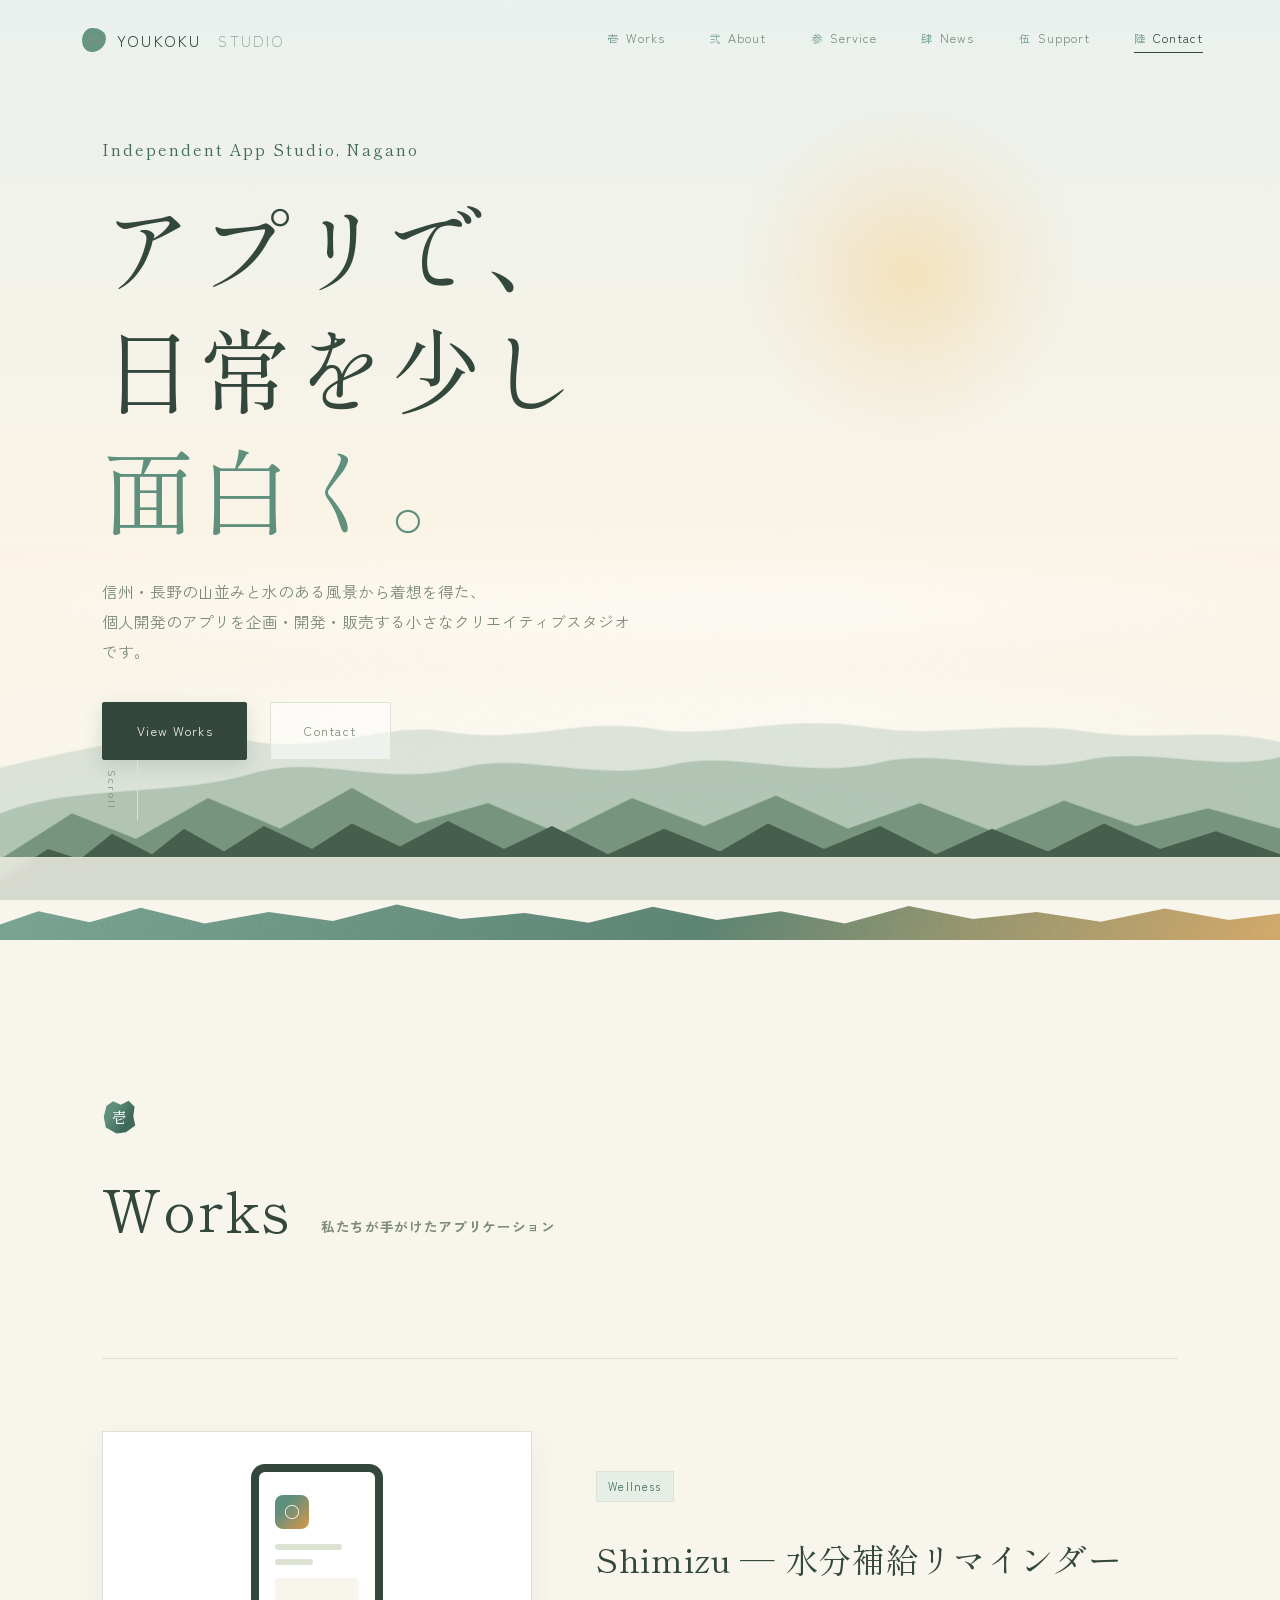
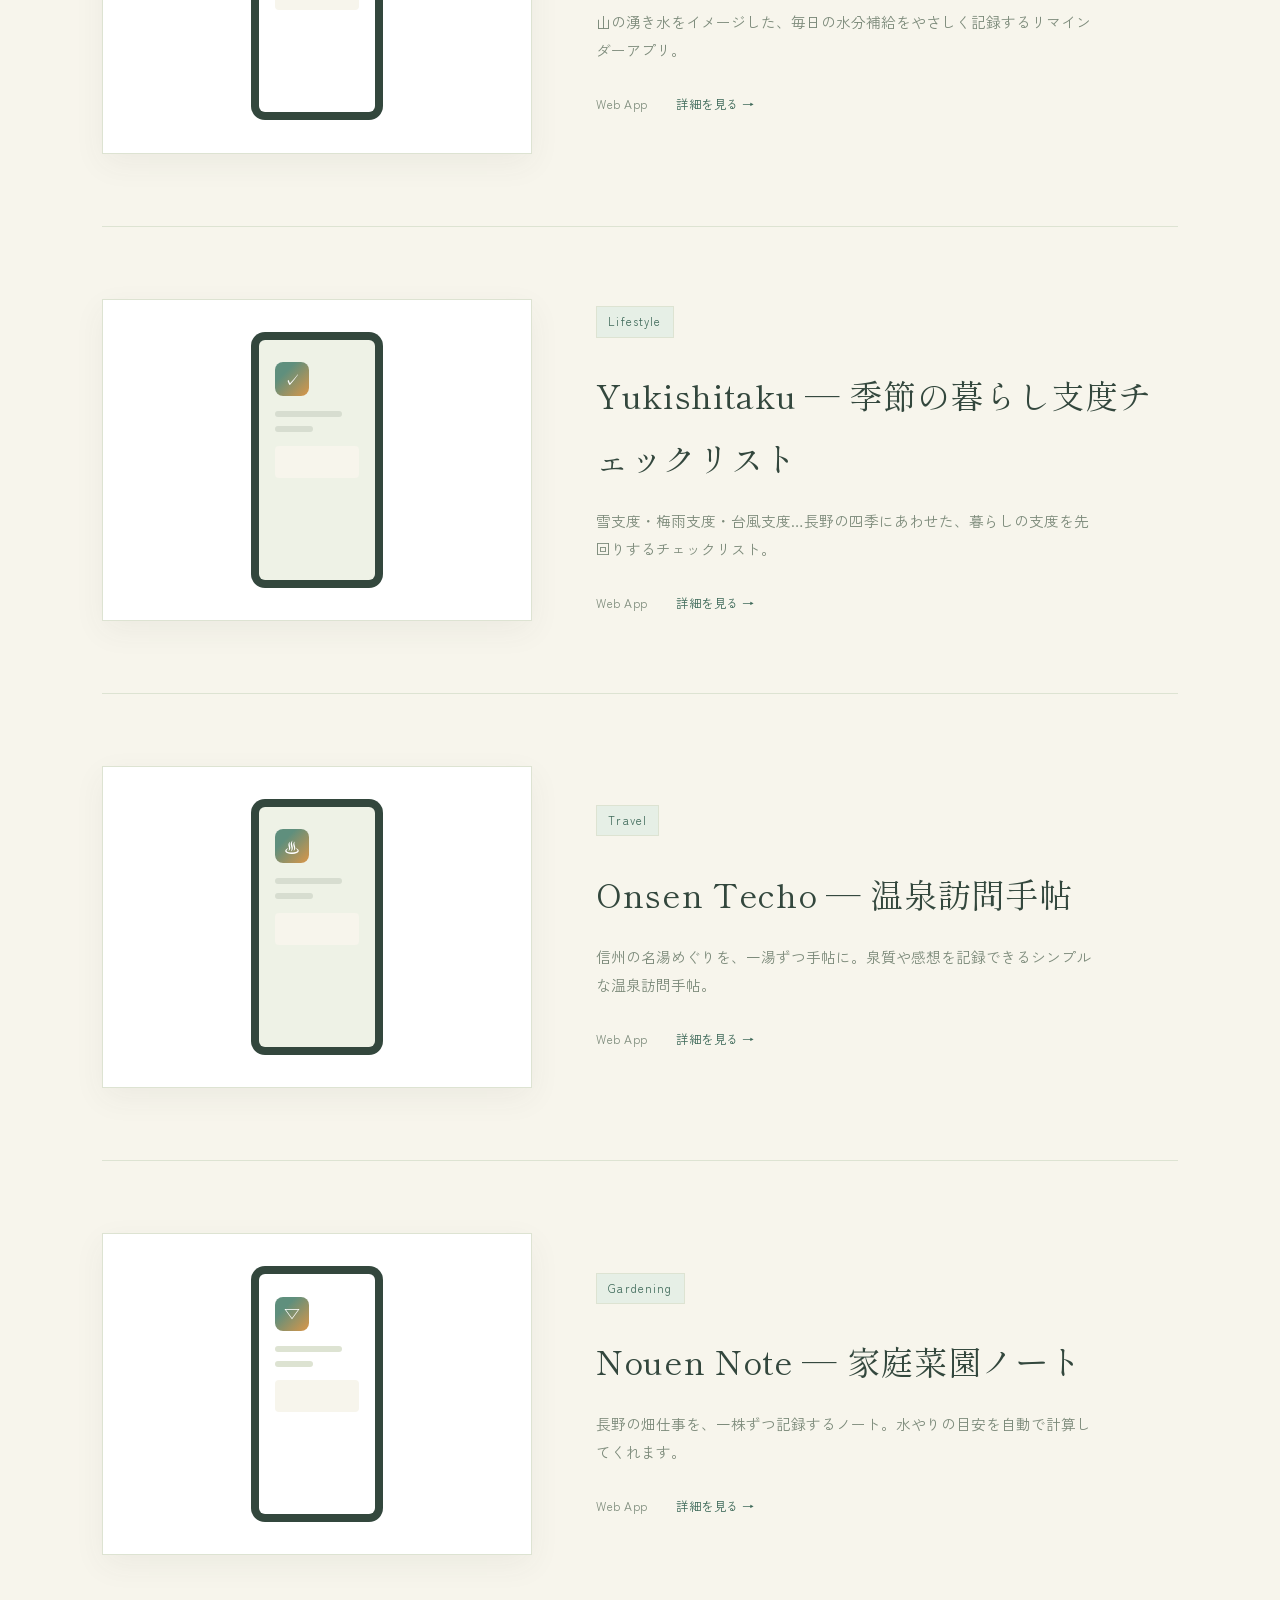
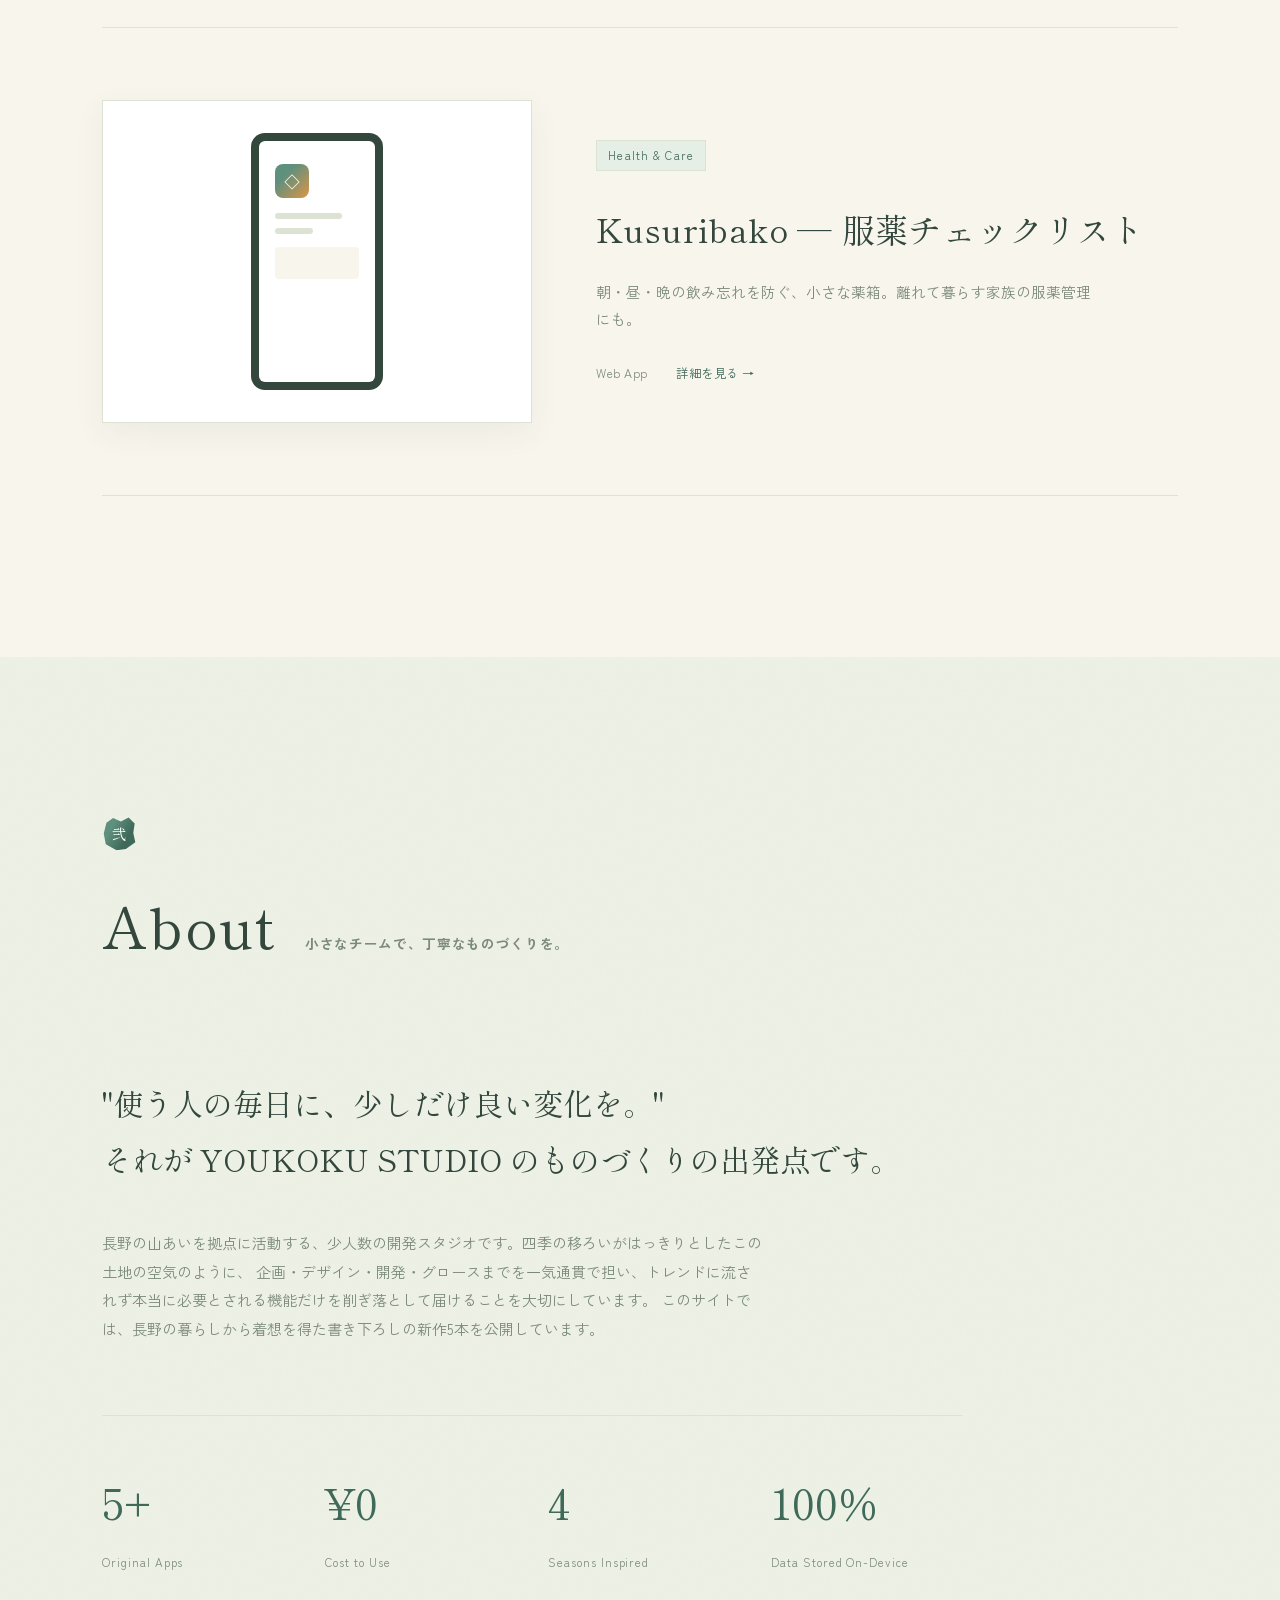
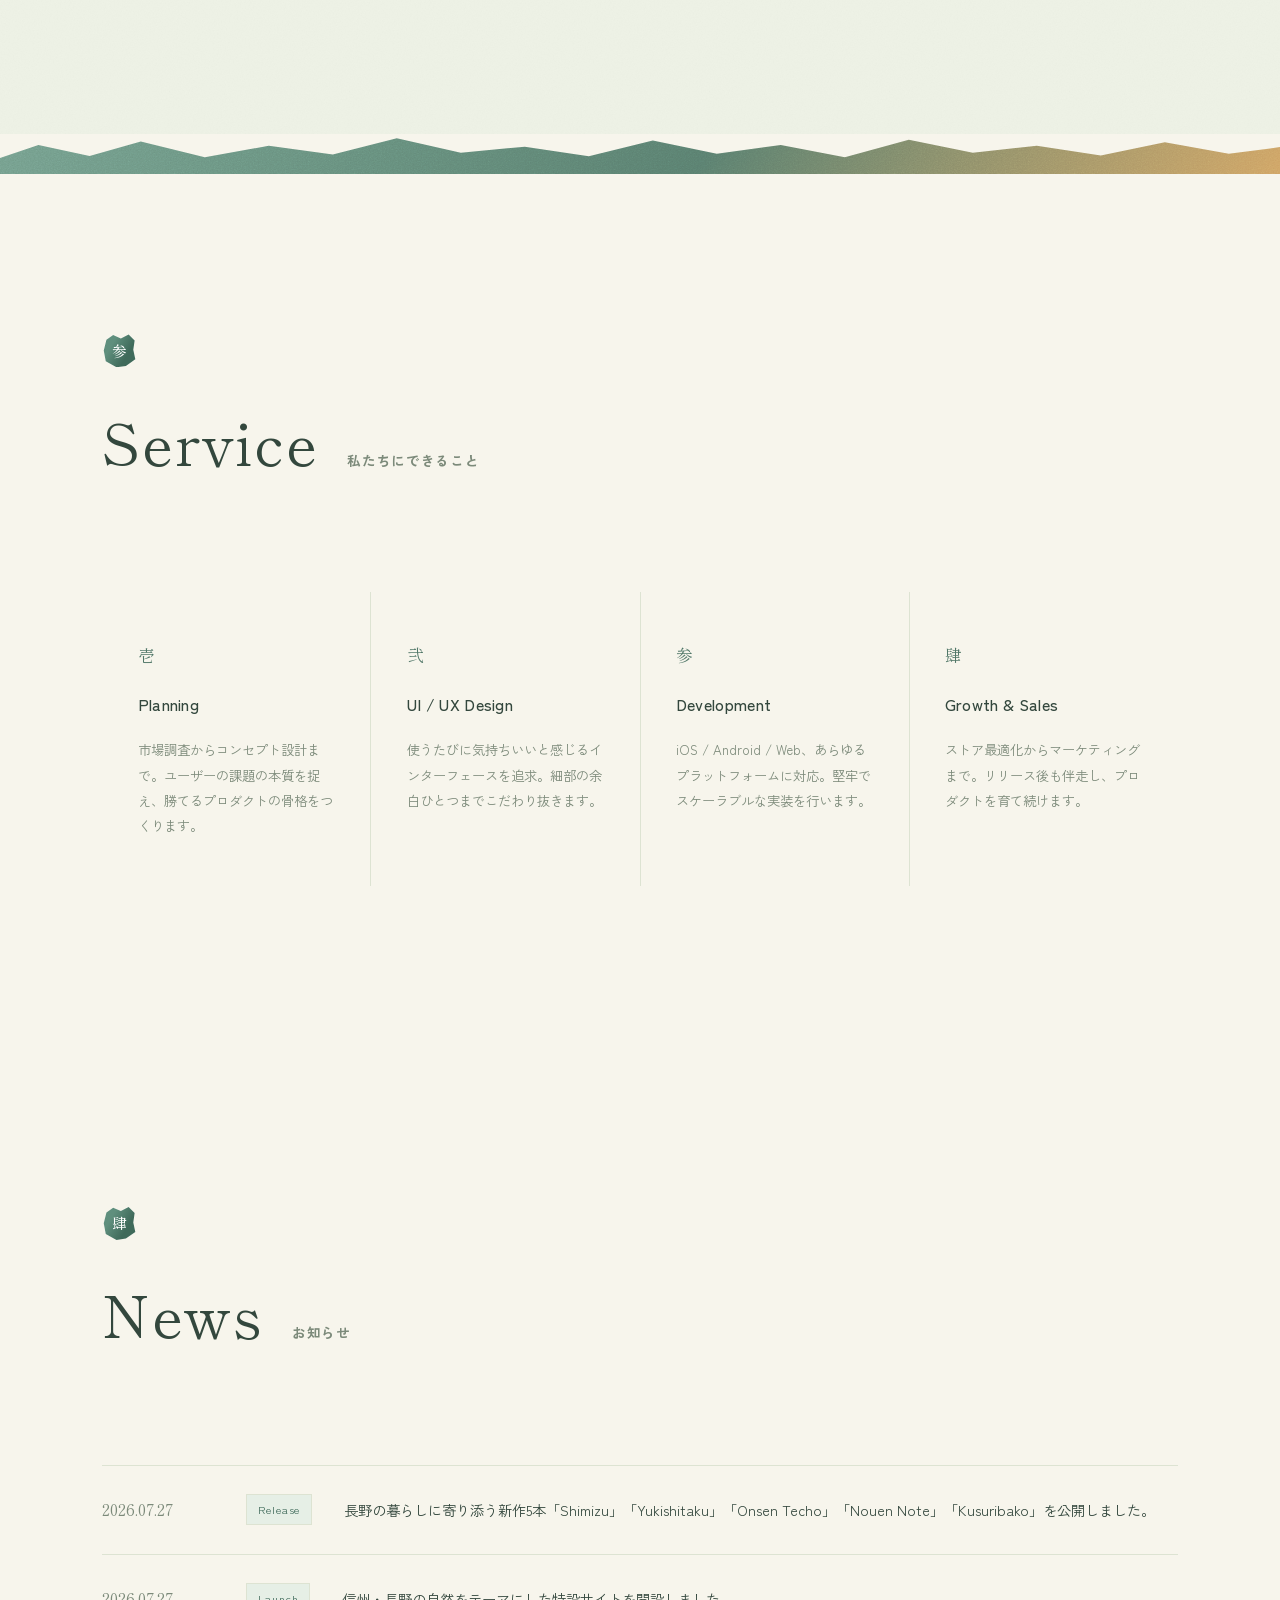
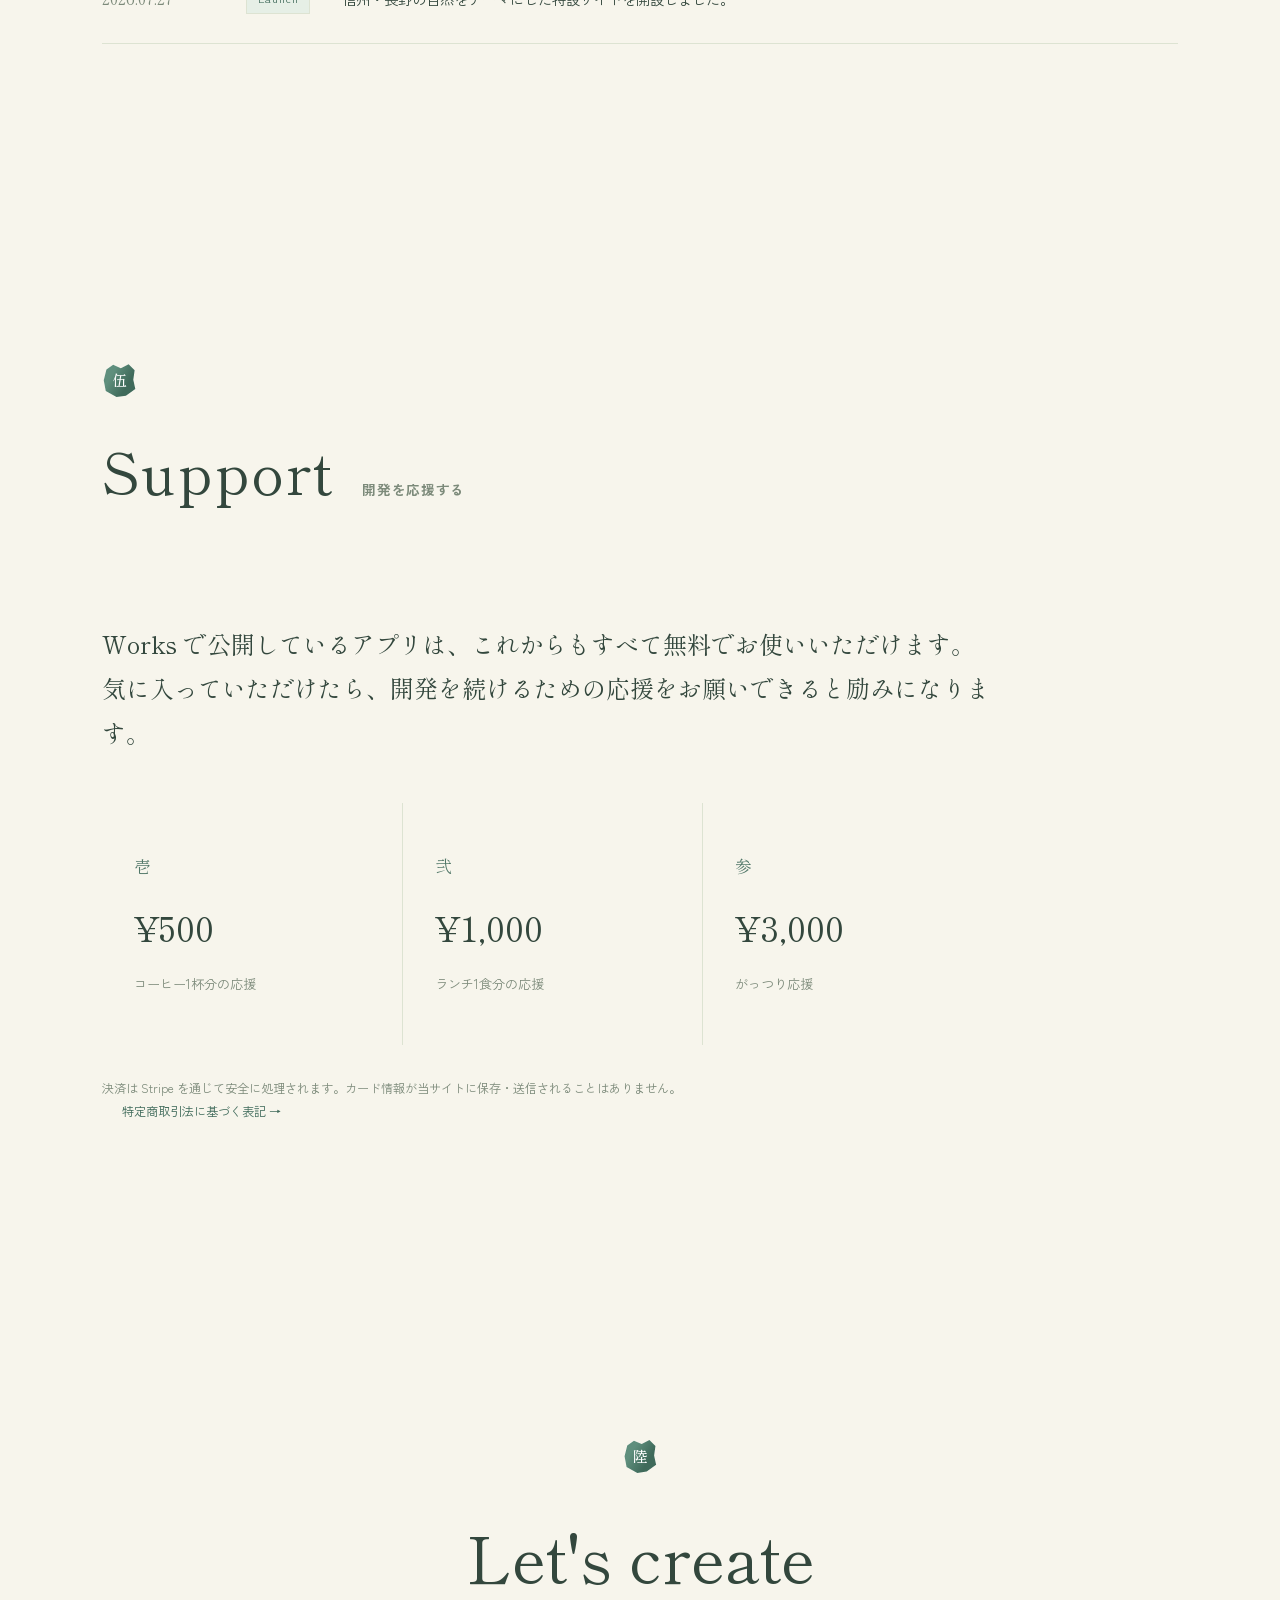
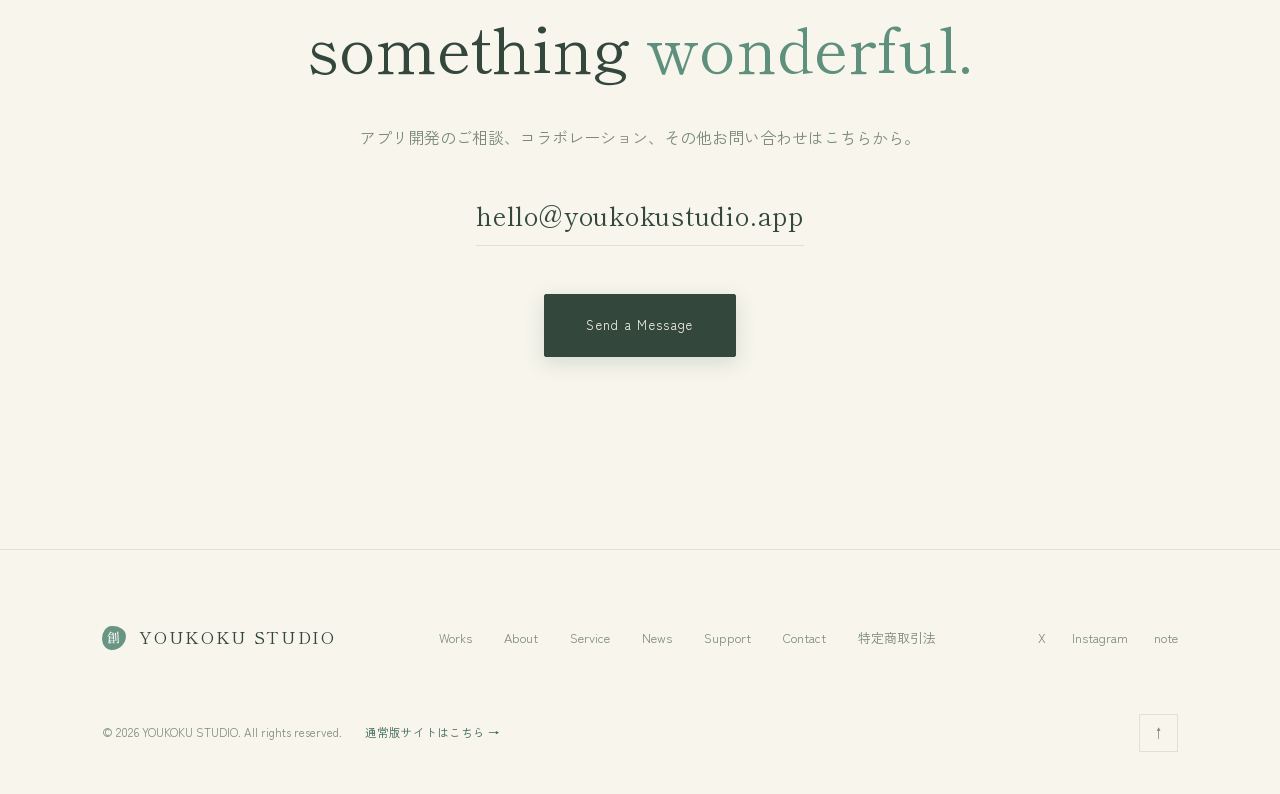
<file: index.html>
<!DOCTYPE html>
<html lang="ja">
<head>
<meta charset="UTF-8">
<meta name="viewport" content="width=device-width, initial-scale=1.0">
<title>YOUKOKU STUDIO | 信州・長野の自然に着想を得たアプリ開発スタジオ</title>
<meta name="description" content="長野の山並みと水景に着想を得た、個人開発アプリの企画・開発・販売を行うクリエイティブスタジオ YOUKOKU STUDIO の特設ページ">
<link rel="icon" href="data:image/svg+xml,<svg xmlns=%22http://www.w3.org/2000/svg%22 viewBox=%220 0 100 100%22><text y=%22.9em%22 font-size=%2290%22 fill=%22%235f8f7d%22>▲</text></svg>">
<meta name="theme-color" content="#f7f5ec">
<link rel="apple-touch-icon" href="icons/apple-touch-icon.png">
<link rel="preconnect" href="https://fonts.googleapis.com">
<link rel="preconnect" href="https://fonts.gstatic.com" crossorigin>
<link href="https://fonts.googleapis.com/css2?family=Zen+Kaku+Gothic+New:wght@300;400;500;700;900&family=Shippori+Mincho:wght@400;500;600;700;800&display=swap" rel="stylesheet">
<link rel="stylesheet" href="assets/css/style.css?v=8">
</head>
<body>

<div class="cursor-dot" id="cursorDot"></div>
<div class="progress-bar" id="progressBar"></div>

<!-- ===== Loader ===== -->
<div class="loader" id="loader">
  <div class="loader-mark">YOUKOKU</div>
</div>

<!-- ===== Header ===== -->
<header class="header" id="header">
  <div class="header-inner">
    <a href="#top" class="logo"><span class="hanko">創</span>YOUKOKU<span>STUDIO</span></a>
    <nav class="nav" id="nav">
      <a href="#works" data-label="壱">Works</a>
      <a href="#about" data-label="弐">About</a>
      <a href="#service" data-label="参">Service</a>
      <a href="#news" data-label="肆">News</a>
      <a href="#support" data-label="伍">Support</a>
      <a href="#contact" data-label="陸">Contact</a>
    </nav>
    <button class="burger" id="burger" aria-label="メニュー">
      <span></span><span></span>
    </button>
  </div>
</header>

<!-- ===== Mobile Nav Overlay ===== -->
<div class="mobile-nav" id="mobileNav">
  <nav>
    <a href="#works">Works<span>プロダクト</span></a>
    <a href="#about">About<span>私たちについて</span></a>
    <a href="#service">Service<span>サービス</span></a>
    <a href="#news">News<span>お知らせ</span></a>
    <a href="#support">Support<span>応援する</span></a>
    <a href="#contact">Contact<span>お問い合わせ</span></a>
  </nav>
</div>

<main id="top">

  <!-- ===== Hero ===== -->
  <section class="hero">
    <div class="hero-glow" aria-hidden="true"></div>
    <div class="hero-mist mist-1" aria-hidden="true"></div>
    <div class="hero-mist mist-2" aria-hidden="true"></div>
    <div class="hero-mist mist-3" aria-hidden="true"></div>
    <div class="hero-scenery" aria-hidden="true">
      <svg viewBox="0 0 1600 600" preserveAspectRatio="none">
        <path class="mountain-layer layer-1" fill="#c3d2c9" opacity=".55"
          d="M0,340 C120,300 200,260 320,290 C420,310 480,250 560,270 C660,295 720,240 820,265 C900,285 980,235 1080,260 C1180,285 1260,245 1360,270 C1440,290 1520,260 1600,290 L1600,600 L0,600 Z"/>
        <path class="mountain-layer layer-2" fill="#9fb8a5" opacity=".7"
          d="M0,430 C100,370 220,400 320,350 C400,315 480,380 580,340 C660,310 740,370 840,335 C920,305 1000,365 1100,330 C1180,300 1260,360 1360,325 C1440,300 1520,350 1600,320 L1600,600 L0,600 Z"/>
        <path class="mountain-layer layer-3" fill="#6c8c74" opacity=".85"
          d="M0,520 L90,430 L170,480 L260,400 L350,460 L440,380 L520,450 L610,410 L700,470 L790,400 L880,455 L970,395 L1060,460 L1150,410 L1240,465 L1330,405 L1420,455 L1510,420 L1600,460 L1600,600 L0,600 Z"/>
        <path class="mountain-layer layer-4" fill="#465e4d"
          d="M0,560 L60,500 L100,520 L140,470 L190,510 L230,460 L280,505 L330,455 L390,500 L440,450 L500,495 L560,445 L630,500 L690,455 L760,510 L830,460 L900,505 L960,450 L1030,500 L1100,455 L1170,510 L1240,460 L1310,505 L1380,450 L1450,500 L1520,465 L1600,510 L1600,600 L0,600 Z"/>
      </svg>
    </div>
    <div class="leaf-field" id="leafField" aria-hidden="true"></div>

    <div class="hero-inner">
      <p class="hero-eyebrow reveal">Independent App Studio, Nagano</p>
      <h1 class="hero-title">
        <span class="reveal-line"><span>アプリで、</span></span>
        <span class="reveal-line"><span>日常を少し</span></span>
        <span class="reveal-line"><span class="accent">面白く。</span></span>
      </h1>
      <p class="hero-desc reveal">
        信州・長野の山並みと水のある風景から着想を得た、<br class="pc-only">
        個人開発のアプリを企画・開発・販売する小さなクリエイティブスタジオです。
      </p>
      <div class="hero-cta reveal">
        <a href="#works" class="btn btn-primary"><span>View Works</span></a>
        <a href="#contact" class="btn btn-line"><span>Contact</span></a>
      </div>
    </div>
    <div class="hero-scroll">
      <span>Scroll</span>
      <div class="scroll-line"></div>
    </div>
    <div class="marquee">
      <div class="marquee-track">
        <span>PLAN — DESIGN — DEVELOP — RELEASE — GROW</span>
      </div>
    </div>
  </section>

  <div class="ridge-mark" aria-hidden="true"><div class="ridge-mark-inner"></div></div>

  <!-- ===== Works ===== -->
  <section class="works" id="works">
    <div class="section-head">
      <p class="section-num reveal"><span>壱</span></p>
      <h2 class="section-title reveal">
        <span class="jp">Works</span>
        <span class="en">私たちが手がけたアプリケーション</span>
      </h2>
    </div>

    <div class="work-list">

      <article class="work-item reveal">
        <a href="apps/shimizu/" class="work-link">
          <div class="work-visual">
            <div class="work-mock mock-1">
              <div class="mock-phone">
                <div class="mock-screen">
                  <div class="mock-icon"><span>○</span></div>
                  <div class="mock-bar"></div>
                  <div class="mock-bar short"></div>
                  <div class="mock-card"></div>
                </div>
              </div>
            </div>
          </div>
          <div class="work-info">
            <span class="work-tag">Wellness</span>
            <h3 class="work-name">Shimizu — 水分補給リマインダー</h3>
            <p class="work-desc">山の湧き水をイメージした、毎日の水分補給をやさしく記録するリマインダーアプリ。</p>
            <div class="work-meta">
              <span>Web App</span>
              <span>詳細を見る →</span>
            </div>
          </div>
        </a>
      </article>

      <article class="work-item reveal">
        <a href="apps/yukishitaku/" class="work-link">
          <div class="work-visual">
            <div class="work-mock mock-2">
              <div class="mock-phone">
                <div class="mock-screen dark">
                  <div class="mock-icon"><span>✓</span></div>
                  <div class="mock-bar"></div>
                  <div class="mock-bar short"></div>
                  <div class="mock-card"></div>
                </div>
              </div>
            </div>
          </div>
          <div class="work-info">
            <span class="work-tag">Lifestyle</span>
            <h3 class="work-name">Yukishitaku — 季節の暮らし支度チェックリスト</h3>
            <p class="work-desc">雪支度・梅雨支度・台風支度…長野の四季にあわせた、暮らしの支度を先回りするチェックリスト。</p>
            <div class="work-meta">
              <span>Web App</span>
              <span>詳細を見る →</span>
            </div>
          </div>
        </a>
      </article>

      <article class="work-item reveal">
        <a href="apps/onsen-techo/" class="work-link">
          <div class="work-visual">
            <div class="work-mock mock-3">
              <div class="mock-phone">
                <div class="mock-screen dark">
                  <div class="mock-icon"><span>♨</span></div>
                  <div class="mock-bar"></div>
                  <div class="mock-bar short"></div>
                  <div class="mock-card"></div>
                </div>
              </div>
            </div>
          </div>
          <div class="work-info">
            <span class="work-tag">Travel</span>
            <h3 class="work-name">Onsen Techo — 温泉訪問手帖</h3>
            <p class="work-desc">信州の名湯めぐりを、一湯ずつ手帖に。泉質や感想を記録できるシンプルな温泉訪問手帖。</p>
            <div class="work-meta">
              <span>Web App</span>
              <span>詳細を見る →</span>
            </div>
          </div>
        </a>
      </article>

      <article class="work-item reveal">
        <a href="apps/nouen-note/" class="work-link">
          <div class="work-visual">
            <div class="work-mock mock-4">
              <div class="mock-phone">
                <div class="mock-screen">
                  <div class="mock-icon"><span>▽</span></div>
                  <div class="mock-bar"></div>
                  <div class="mock-bar short"></div>
                  <div class="mock-card"></div>
                </div>
              </div>
            </div>
          </div>
          <div class="work-info">
            <span class="work-tag">Gardening</span>
            <h3 class="work-name">Nouen Note — 家庭菜園ノート</h3>
            <p class="work-desc">長野の畑仕事を、一株ずつ記録するノート。水やりの目安を自動で計算してくれます。</p>
            <div class="work-meta">
              <span>Web App</span>
              <span>詳細を見る →</span>
            </div>
          </div>
        </a>
      </article>

      <article class="work-item reveal">
        <a href="apps/kusuribako/" class="work-link">
          <div class="work-visual">
            <div class="work-mock mock-5">
              <div class="mock-phone">
                <div class="mock-screen">
                  <div class="mock-icon"><span>◇</span></div>
                  <div class="mock-bar"></div>
                  <div class="mock-bar short"></div>
                  <div class="mock-card"></div>
                </div>
              </div>
            </div>
          </div>
          <div class="work-info">
            <span class="work-tag">Health & Care</span>
            <h3 class="work-name">Kusuribako — 服薬チェックリスト</h3>
            <p class="work-desc">朝・昼・晩の飲み忘れを防ぐ、小さな薬箱。離れて暮らす家族の服薬管理にも。</p>
            <div class="work-meta">
              <span>Web App</span>
              <span>詳細を見る →</span>
            </div>
          </div>
        </a>
      </article>

    </div>
  </section>

  <!-- ===== About ===== -->
  <section class="about" id="about">
    <div class="about-inner">
      <div class="section-head">
        <p class="section-num reveal"><span>弐</span></p>
        <h2 class="section-title reveal">
          <span class="jp">About</span>
          <span class="en">小さなチームで、丁寧なものづくりを。</span>
        </h2>
      </div>
      <div class="about-body">
        <p class="about-lead reveal">
          "使う人の毎日に、少しだけ良い変化を。"<br>
          それが YOUKOKU STUDIO のものづくりの出発点です。
        </p>
        <p class="about-text reveal">
          長野の山あいを拠点に活動する、少人数の開発スタジオです。四季の移ろいがはっきりとしたこの土地の空気のように、
          企画・デザイン・開発・グロースまでを一気通貫で担い、トレンドに流されず本当に必要とされる機能だけを削ぎ落として届けることを大切にしています。
          このサイトでは、長野の暮らしから着想を得た書き下ろしの新作5本を公開しています。
        </p>
        <div class="stats reveal">
          <div class="stat">
            <span class="stat-num plus" data-count="5">0</span>
            <span class="stat-label">Original Apps</span>
          </div>
          <div class="stat">
            <span class="stat-num prefix-yen" data-count="0">0</span>
            <span class="stat-label">Cost to Use</span>
          </div>
          <div class="stat">
            <span class="stat-num" data-count="4">0</span>
            <span class="stat-label">Seasons Inspired</span>
          </div>
          <div class="stat">
            <span class="stat-num suffix-pct" data-count="100">0</span>
            <span class="stat-label">Data Stored On-Device</span>
          </div>
        </div>
      </div>
    </div>
  </section>

  <div class="ridge-mark" aria-hidden="true"><div class="ridge-mark-inner"></div></div>

  <!-- ===== Service ===== -->
  <section class="service" id="service">
    <div class="section-head">
      <p class="section-num reveal"><span>参</span></p>
      <h2 class="section-title reveal">
        <span class="jp">Service</span>
        <span class="en">私たちにできること</span>
      </h2>
    </div>
    <div class="service-list">
      <div class="service-item reveal">
        <span class="service-index">壱</span>
        <h3>Planning</h3>
        <p>市場調査からコンセプト設計まで。ユーザーの課題の本質を捉え、勝てるプロダクトの骨格をつくります。</p>
      </div>
      <div class="service-item reveal">
        <span class="service-index">弐</span>
        <h3>UI / UX Design</h3>
        <p>使うたびに気持ちいいと感じるインターフェースを追求。細部の余白ひとつまでこだわり抜きます。</p>
      </div>
      <div class="service-item reveal">
        <span class="service-index">参</span>
        <h3>Development</h3>
        <p>iOS / Android / Web、あらゆるプラットフォームに対応。堅牢でスケーラブルな実装を行います。</p>
      </div>
      <div class="service-item reveal">
        <span class="service-index">肆</span>
        <h3>Growth & Sales</h3>
        <p>ストア最適化からマーケティングまで。リリース後も伴走し、プロダクトを育て続けます。</p>
      </div>
    </div>
  </section>

  <!-- ===== News ===== -->
  <section class="news" id="news">
    <div class="section-head">
      <p class="section-num reveal"><span>肆</span></p>
      <h2 class="section-title reveal">
        <span class="jp">News</span>
        <span class="en">お知らせ</span>
      </h2>
    </div>
    <ul class="news-list">
      <li class="news-item reveal">
        <span class="news-date">2026.07.27</span>
        <span class="news-cat">Release</span>
        <span class="news-title">長野の暮らしに寄り添う新作5本「Shimizu」「Yukishitaku」「Onsen Techo」「Nouen Note」「Kusuribako」を公開しました。</span>
      </li>
      <li class="news-item reveal">
        <span class="news-date">2026.07.27</span>
        <span class="news-cat">Launch</span>
        <span class="news-title">信州・長野の自然をテーマにした特設サイトを開設しました。</span>
      </li>
    </ul>
  </section>

  <!-- ===== Support ===== -->
  <section class="support" id="support">
    <div class="section-head">
      <p class="section-num reveal"><span>伍</span></p>
      <h2 class="section-title reveal">
        <span class="jp">Support</span>
        <span class="en">開発を応援する</span>
      </h2>
    </div>
    <div class="support-body">
      <p class="support-lead reveal">
        Works で公開しているアプリは、これからもすべて無料でお使いいただけます。<br class="pc-only">
        気に入っていただけたら、開発を続けるための応援をお願いできると励みになります。
      </p>
      <div class="support-list reveal">
        <a href="https://buy.stripe.com/test_00000000000000" class="support-item" target="_blank" rel="noopener">
          <span class="support-index">壱</span>
          <span class="support-amount">¥500</span>
          <span class="support-label">コーヒー1杯分の応援</span>
        </a>
        <a href="https://buy.stripe.com/test_00000000000001" class="support-item" target="_blank" rel="noopener">
          <span class="support-index">弐</span>
          <span class="support-amount">¥1,000</span>
          <span class="support-label">ランチ1食分の応援</span>
        </a>
        <a href="https://buy.stripe.com/test_00000000000002" class="support-item" target="_blank" rel="noopener">
          <span class="support-index">参</span>
          <span class="support-amount">¥3,000</span>
          <span class="support-label">がっつり応援</span>
        </a>
      </div>
      <p class="support-note reveal">
        決済は Stripe を通じて安全に処理されます。カード情報が当サイトに保存・送信されることはありません。<br>
        <a href="tokushoho.html" class="footer-alt-link">特定商取引法に基づく表記 →</a>
      </p>
    </div>
  </section>

  <!-- ===== CTA / Contact ===== -->
  <section class="contact" id="contact">
    <div class="contact-inner">
      <p class="section-num reveal"><span>陸</span></p>
      <h2 class="contact-title reveal">Let's create<br>something <span class="accent">wonderful.</span></h2>
      <p class="contact-desc reveal">アプリ開発のご相談、コラボレーション、その他お問い合わせはこちらから。</p>
      <a href="mailto:hello@youkokustudio.app" class="contact-mail reveal">hello@youkokustudio.app</a>
      <div class="contact-cta reveal">
        <a href="mailto:hello@youkokustudio.app" class="btn btn-primary btn-lg"><span>Send a Message</span></a>
      </div>
    </div>
  </section>

</main>

<!-- ===== Footer ===== -->
<footer class="footer">
  <div class="footer-inner">
    <a href="#top" class="footer-logo"><span class="hanko hanko-lg">創</span>YOUKOKU STUDIO</a>
    <div class="footer-links">
      <a href="#works">Works</a>
      <a href="#about">About</a>
      <a href="#service">Service</a>
      <a href="#news">News</a>
      <a href="#support">Support</a>
      <a href="#contact">Contact</a>
      <a href="tokushoho.html">特定商取引法</a>
    </div>
    <div class="footer-sns">
      <a href="#" aria-label="X">X</a>
      <a href="#" aria-label="Instagram">Instagram</a>
      <a href="#" aria-label="note">note</a>
    </div>
  </div>
  <div class="footer-bottom">
    <p>&copy; 2026 YOUKOKU STUDIO. All rights reserved. <a href="https://jannu007.github.io/homepage/" class="footer-alt-link">通常版サイトはこちら →</a></p>
    <button class="to-top" id="toTop" aria-label="トップへ戻る">↑</button>
  </div>
</footer>

<script src="assets/js/main.js?v=2"></script>
</body>
</html>
</file>
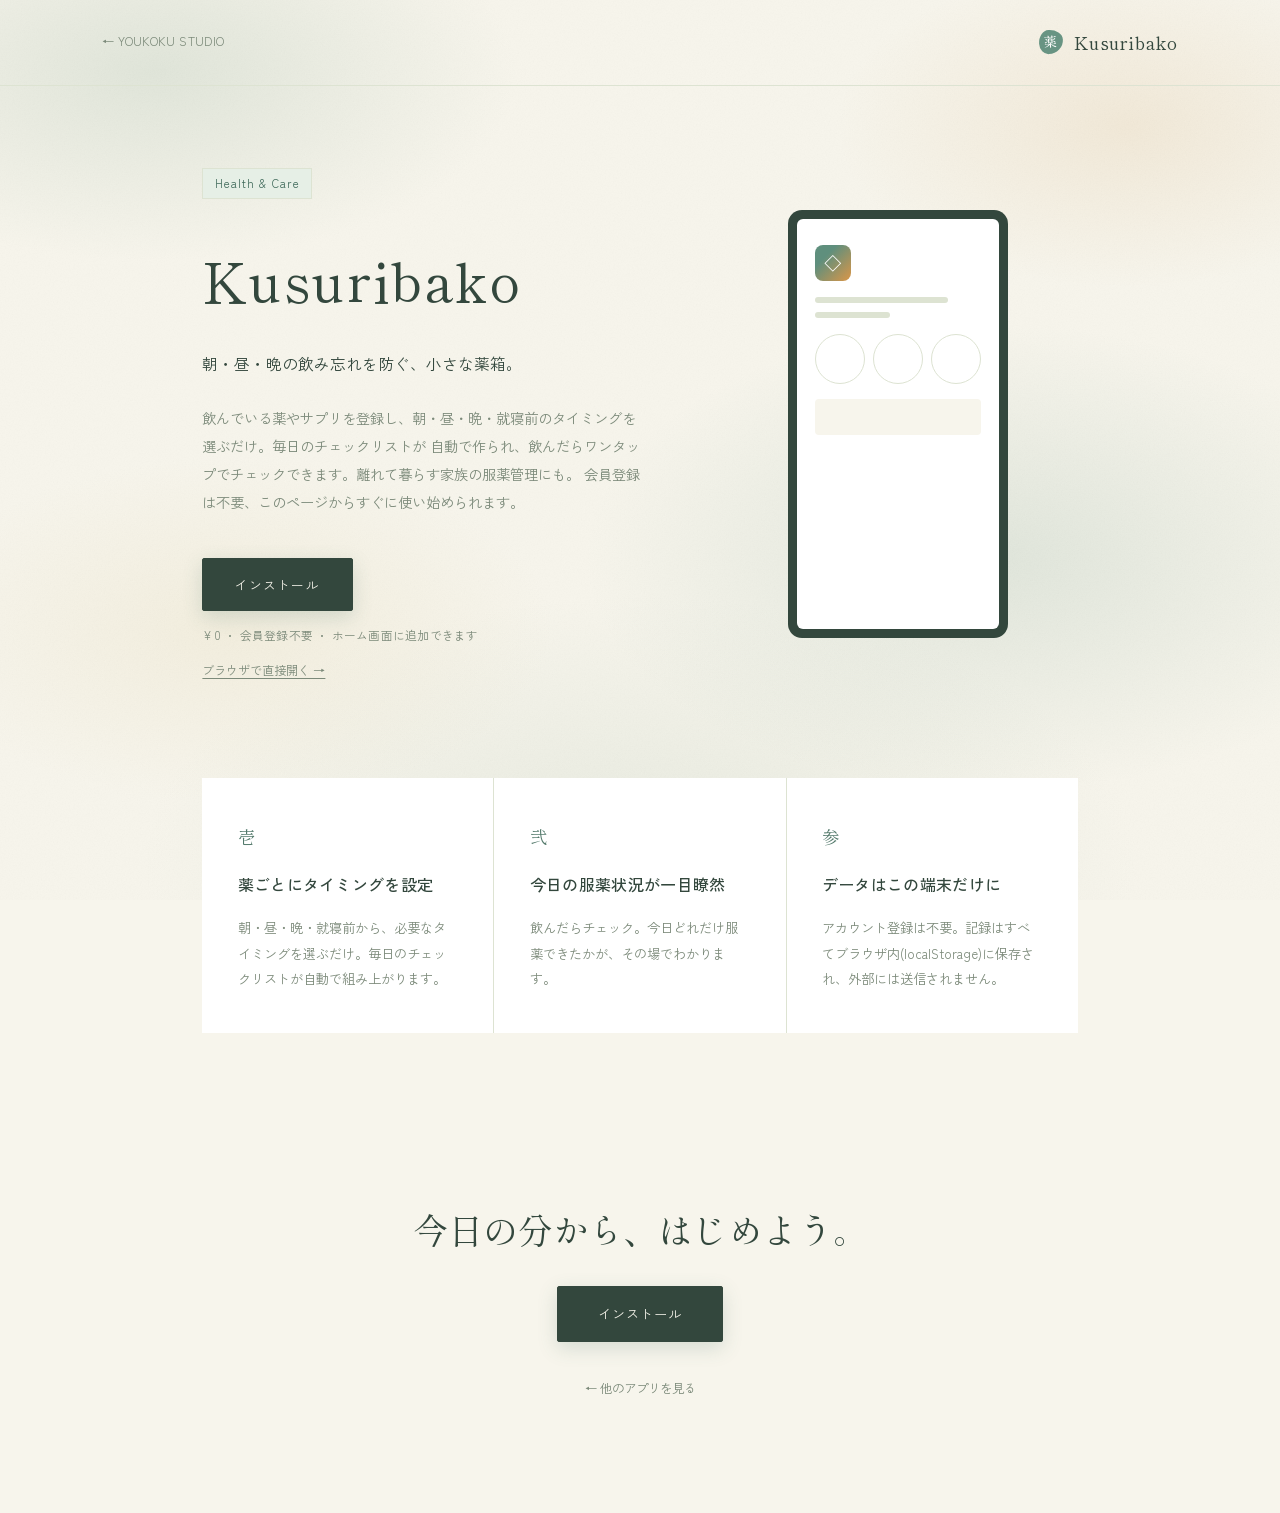
<file: apps/kusuribako/index.html>
<!DOCTYPE html>
<html lang="ja">
<head>
<meta charset="UTF-8">
<meta name="viewport" content="width=device-width, initial-scale=1.0">
<title>Kusuribako — 服薬チェックリスト | YOUKOKU STUDIO</title>
<meta name="description" content="朝・昼・晩の飲み忘れを防ぐ、シンプルな服薬チェックリストアプリ。完全無料・インストール不要。">
<link rel="icon" href="data:image/svg+xml,<svg xmlns=%22http://www.w3.org/2000/svg%22 viewBox=%220 0 100 100%22><text y=%22.9em%22 font-size=%2290%22 fill=%22%233f8a75%22>◇</text></svg>">
<link rel="manifest" href="manifest.json">
<meta name="theme-color" content="#0c1420">
<link rel="apple-touch-icon" href="icons/icon-192.png">
<link rel="preconnect" href="https://fonts.googleapis.com">
<link rel="preconnect" href="https://fonts.gstatic.com" crossorigin>
<link href="https://fonts.googleapis.com/css2?family=Zen+Kaku+Gothic+New:wght@400;500;700;900&family=Shippori+Mincho:wght@400;500;600;700;800&display=swap" rel="stylesheet">
<link rel="stylesheet" href="../shared/detail.css?v=6">
<style>
.kusuri-slots{ display:flex; gap:.5rem; margin-top:.4rem; }
.kusuri-slot{
  flex:1; aspect-ratio:1; border-radius:50%; border:1px solid var(--line); position:relative;
  display:flex; align-items:center; justify-content:center; overflow:visible;
}
.kusuri-slot::before{
  content:''; position:absolute; inset:0; border-radius:50%; background:#3f8a75;
  transform:scale(0); animation:kusuriFill 6s ease-in-out infinite;
}
.kusuri-slot::after{
  content:''; position:absolute; inset:-4px; border-radius:50%; border:2px solid #3f8a75; opacity:0;
  animation:kusuriPulse 6s ease-in-out infinite;
}
.kusuri-slot span{ position:relative; z-index:1; font-size:.6rem; color:var(--paper); opacity:0; animation:kusuriCheck 6s ease-in-out infinite; }
.kusuri-slot:nth-child(1)::before, .kusuri-slot:nth-child(1)::after, .kusuri-slot:nth-child(1) span{ animation-delay:0s; }
.kusuri-slot:nth-child(2)::before, .kusuri-slot:nth-child(2)::after, .kusuri-slot:nth-child(2) span{ animation-delay:1s; }
.kusuri-slot:nth-child(3)::before, .kusuri-slot:nth-child(3)::after, .kusuri-slot:nth-child(3) span{ animation-delay:2s; }
@keyframes kusuriFill{ 0%,15%{ transform:scale(0); } 30%,100%{ transform:scale(1); } }
@keyframes kusuriCheck{ 0%,20%{ opacity:0; } 35%,100%{ opacity:1; } }
@keyframes kusuriPulse{
  0%,15%{ opacity:0; transform:scale(1); }
  25%{ opacity:.6; }
  45%{ opacity:0; transform:scale(1.35); }
}
@media (prefers-reduced-motion:reduce){
  .kusuri-slot::before, .kusuri-slot::after, .kusuri-slot span{ animation:none !important; }
}
</style>
</head>
<body>

<header class="topbar">
  <a href="../../index.html" class="back">← YOUKOKU STUDIO</a>
  <div class="applogo"><span class="hanko">薬</span>Kusuribako</div>
</header>

<main>
  <section class="hero">
    <div class="hero-text">
      <span class="work-tag">Health & Care</span>
      <h1>Kusuribako</h1>
      <p class="tagline">朝・昼・晩の飲み忘れを防ぐ、小さな薬箱。</p>
      <p class="desc">
        飲んでいる薬やサプリを登録し、朝・昼・晩・就寝前のタイミングを選ぶだけ。毎日のチェックリストが
        自動で作られ、飲んだらワンタップでチェックできます。離れて暮らす家族の服薬管理にも。
        会員登録は不要、このページからすぐに使い始められます。
      </p>
      <div class="cta-row">
        <button type="button" class="btn btn-primary install-btn"><span class="btn-label">インストール</span></button>
        <span class="price-note">¥0 ・ 会員登録不要 ・ ホーム画面に追加できます</span>
        <a href="app/" class="open-link">ブラウザで直接開く →</a>
      </div>
    </div>
    <div class="hero-visual">
      <div class="mock-phone">
        <div class="mock-screen">
          <div class="mock-icon"><span>◇</span></div>
          <div class="mock-bar"></div>
          <div class="mock-bar short"></div>
          <div class="kusuri-slots">
            <div class="kusuri-slot"><span>✓</span></div>
            <div class="kusuri-slot"><span>✓</span></div>
            <div class="kusuri-slot"><span>✓</span></div>
          </div>
          <div class="mock-card"></div>
        </div>
      </div>
    </div>
  </section>

  <section class="features">
    <div class="feature">
      <span class="feature-num">壱</span>
      <h3>薬ごとにタイミングを設定</h3>
      <p>朝・昼・晩・就寝前から、必要なタイミングを選ぶだけ。毎日のチェックリストが自動で組み上がります。</p>
    </div>
    <div class="feature">
      <span class="feature-num">弐</span>
      <h3>今日の服薬状況が一目瞭然</h3>
      <p>飲んだらチェック。今日どれだけ服薬できたかが、その場でわかります。</p>
    </div>
    <div class="feature">
      <span class="feature-num">参</span>
      <h3>データはこの端末だけに</h3>
      <p>アカウント登録は不要。記録はすべてブラウザ内(localStorage)に保存され、外部には送信されません。</p>
    </div>
  </section>

  <section class="bottom-cta">
    <h2>今日の分から、はじめよう。</h2>
    <button type="button" class="btn btn-primary btn-lg install-btn"><span class="btn-label">インストール</span></button>
    <a href="../../index.html#works" class="back-link">← 他のアプリを見る</a>
  </section>
</main>

<script src="../shared/install.js?v=5"></script>
</body>
</html>
</file>
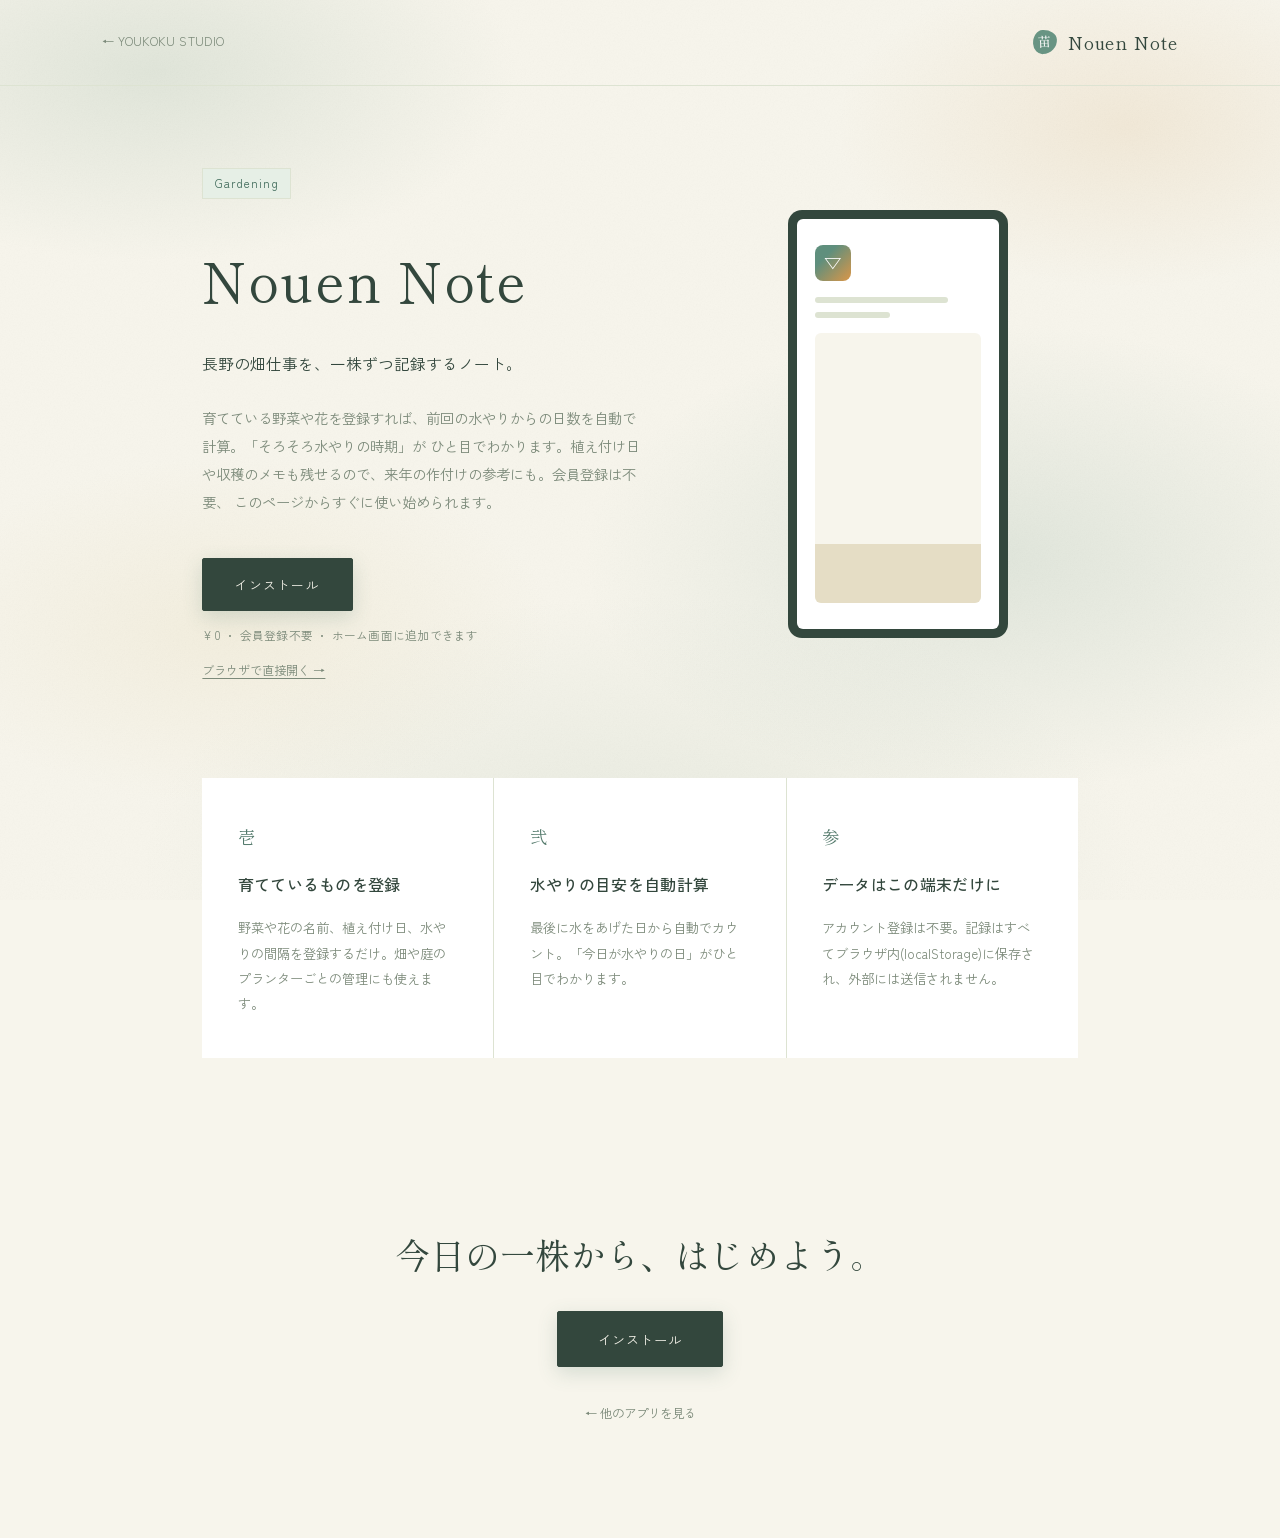
<file: apps/nouen-note/index.html>
<!DOCTYPE html>
<html lang="ja">
<head>
<meta charset="UTF-8">
<meta name="viewport" content="width=device-width, initial-scale=1.0">
<title>Nouen Note — 家庭菜園ノート | YOUKOKU STUDIO</title>
<meta name="description" content="長野の家庭菜園・小さな畑の世話を記録する栽培ノートアプリ。水やりの目安も一目でわかります。完全無料・インストール不要。">
<link rel="icon" href="data:image/svg+xml,<svg xmlns=%22http://www.w3.org/2000/svg%22 viewBox=%220 0 100 100%22><text y=%22.9em%22 font-size=%2290%22 fill=%22%235f8a4a%22>▽</text></svg>">
<link rel="manifest" href="manifest.json">
<meta name="theme-color" content="#0c1420">
<link rel="apple-touch-icon" href="icons/icon-192.png">
<link rel="preconnect" href="https://fonts.googleapis.com">
<link rel="preconnect" href="https://fonts.gstatic.com" crossorigin>
<link href="https://fonts.googleapis.com/css2?family=Zen+Kaku+Gothic+New:wght@400;500;700;900&family=Shippori+Mincho:wght@400;500;600;700;800&display=swap" rel="stylesheet">
<link rel="stylesheet" href="../shared/detail.css?v=6">
<style>
.nouen-plot{ flex:1; position:relative; margin-top:.3rem; border-radius:6px; background:var(--bg); overflow:hidden; }
.nouen-plot::before{
  content:''; position:absolute; left:0; right:0; bottom:0; height:22%; background:#c9b98a; opacity:.4;
}
.nouen-sprout{ position:absolute; left:50%; bottom:22%; transform:translateX(-50%); }
.nouen-stem{
  width:3px; height:0; background:#5f8a4a; margin:0 auto; border-radius:2px;
  animation:nouenGrow 5s ease-in-out infinite;
}
.nouen-leaf{
  position:absolute; bottom:22px; width:16px; height:11px; background:#5f8a4a; opacity:0;
  animation:nouenLeaf 5s ease-in-out infinite;
}
.nouen-leaf.left{ right:50%; border-radius:100% 0% 100% 0%; transform-origin:right center; }
.nouen-leaf.right{ left:50%; border-radius:0% 100% 0% 100%; transform-origin:left center; }
@keyframes nouenGrow{
  0%{ height:0; }
  35%,100%{ height:34px; }
}
@keyframes nouenLeaf{
  0%,40%{ opacity:0; transform:scale(.3); }
  60%,100%{ opacity:.9; transform:scale(1); }
}
@media (prefers-reduced-motion:reduce){
  .nouen-stem, .nouen-leaf{ animation:none !important; }
}
</style>
</head>
<body>

<header class="topbar">
  <a href="../../index.html" class="back">← YOUKOKU STUDIO</a>
  <div class="applogo"><span class="hanko">苗</span>Nouen Note</div>
</header>

<main>
  <section class="hero">
    <div class="hero-text">
      <span class="work-tag">Gardening</span>
      <h1>Nouen Note</h1>
      <p class="tagline">長野の畑仕事を、一株ずつ記録するノート。</p>
      <p class="desc">
        育てている野菜や花を登録すれば、前回の水やりからの日数を自動で計算。「そろそろ水やりの時期」が
        ひと目でわかります。植え付け日や収穫のメモも残せるので、来年の作付けの参考にも。会員登録は不要、
        このページからすぐに使い始められます。
      </p>
      <div class="cta-row">
        <button type="button" class="btn btn-primary install-btn"><span class="btn-label">インストール</span></button>
        <span class="price-note">¥0 ・ 会員登録不要 ・ ホーム画面に追加できます</span>
        <a href="app/" class="open-link">ブラウザで直接開く →</a>
      </div>
    </div>
    <div class="hero-visual">
      <div class="mock-phone">
        <div class="mock-screen">
          <div class="mock-icon"><span>▽</span></div>
          <div class="mock-bar"></div>
          <div class="mock-bar short"></div>
          <div class="nouen-plot">
            <div class="nouen-sprout">
              <div class="nouen-leaf left"></div>
              <div class="nouen-leaf right"></div>
              <div class="nouen-stem"></div>
            </div>
          </div>
        </div>
      </div>
    </div>
  </section>

  <section class="features">
    <div class="feature">
      <span class="feature-num">壱</span>
      <h3>育てているものを登録</h3>
      <p>野菜や花の名前、植え付け日、水やりの間隔を登録するだけ。畑や庭のプランターごとの管理にも使えます。</p>
    </div>
    <div class="feature">
      <span class="feature-num">弐</span>
      <h3>水やりの目安を自動計算</h3>
      <p>最後に水をあげた日から自動でカウント。「今日が水やりの日」がひと目でわかります。</p>
    </div>
    <div class="feature">
      <span class="feature-num">参</span>
      <h3>データはこの端末だけに</h3>
      <p>アカウント登録は不要。記録はすべてブラウザ内(localStorage)に保存され、外部には送信されません。</p>
    </div>
  </section>

  <section class="bottom-cta">
    <h2>今日の一株から、はじめよう。</h2>
    <button type="button" class="btn btn-primary btn-lg install-btn"><span class="btn-label">インストール</span></button>
    <a href="../../index.html#works" class="back-link">← 他のアプリを見る</a>
  </section>
</main>

<script src="../shared/install.js?v=5"></script>
</body>
</html>
</file>
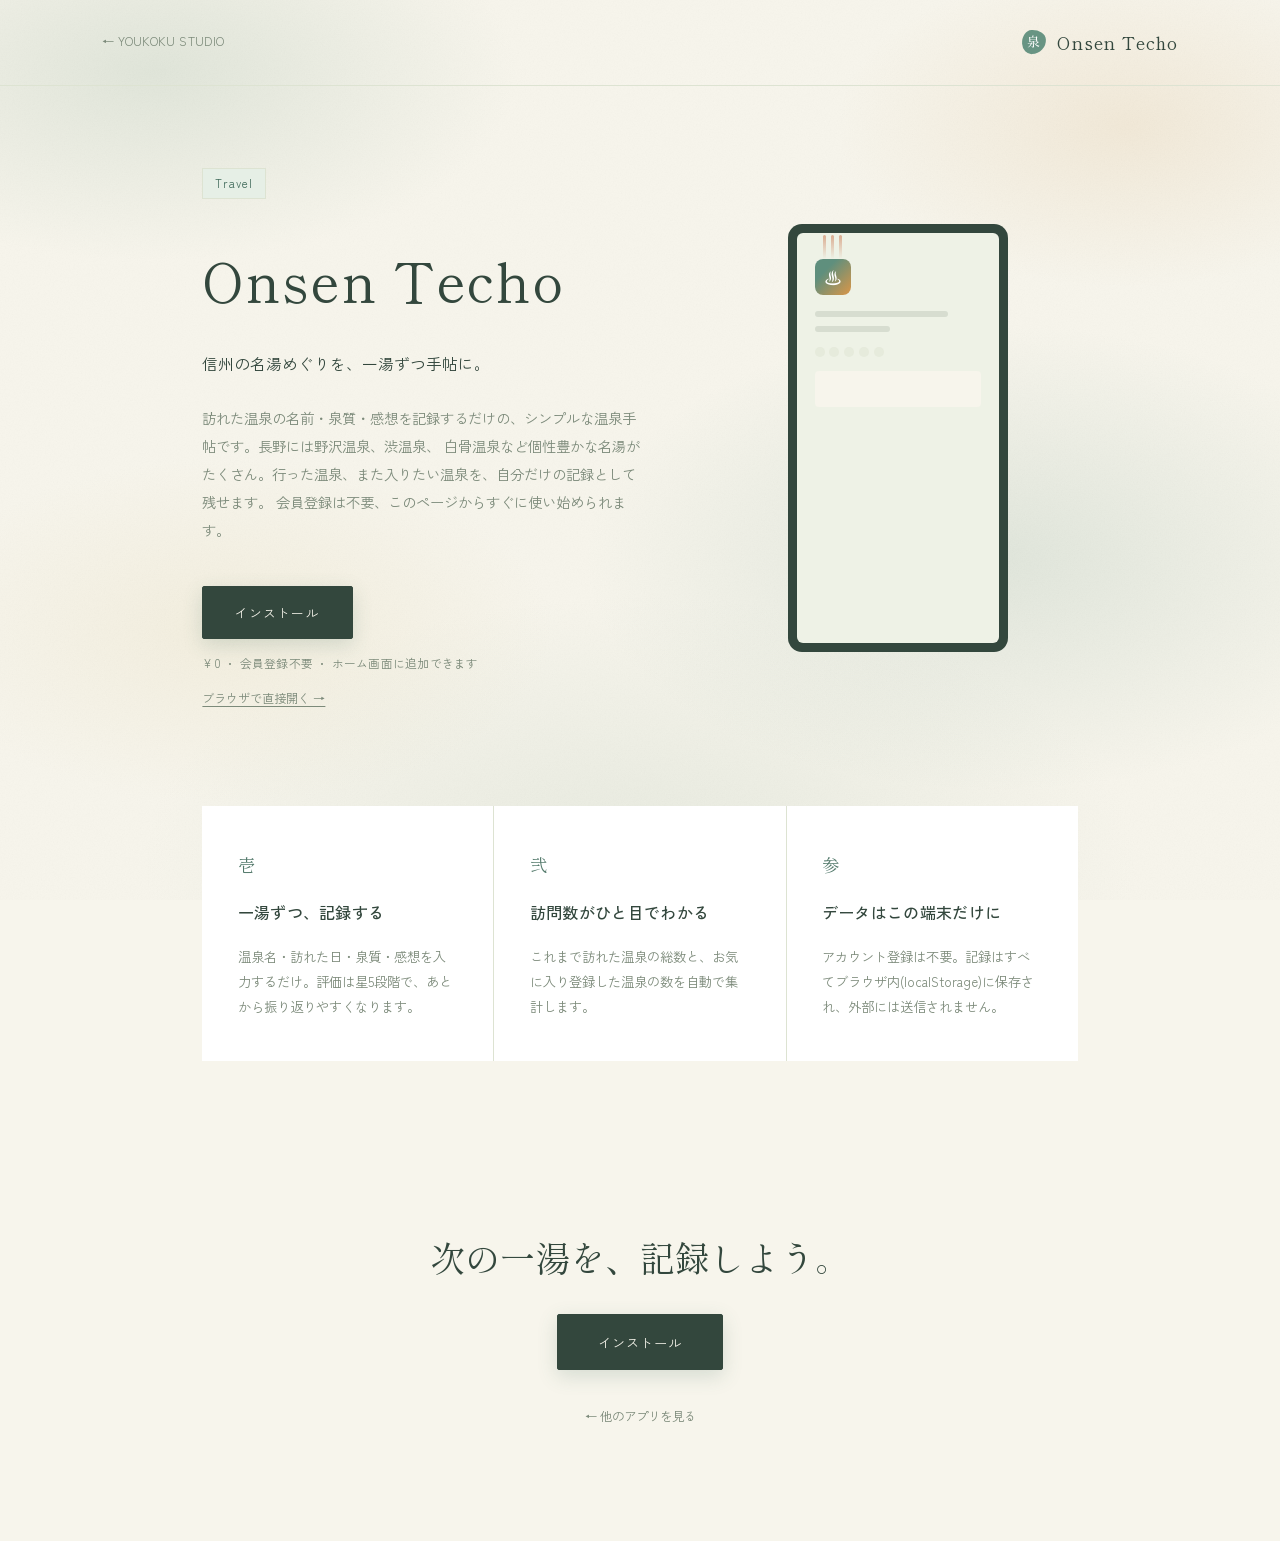
<file: apps/onsen-techo/index.html>
<!DOCTYPE html>
<html lang="ja">
<head>
<meta charset="UTF-8">
<meta name="viewport" content="width=device-width, initial-scale=1.0">
<title>Onsen Techo — 温泉訪問手帖 | YOUKOKU STUDIO</title>
<meta name="description" content="信州の名湯めぐりを記録する、シンプルな温泉訪問手帖アプリ。完全無料・インストール不要。">
<link rel="icon" href="data:image/svg+xml,<svg xmlns=%22http://www.w3.org/2000/svg%22 viewBox=%220 0 100 100%22><text y=%22.9em%22 font-size=%2290%22 fill=%22%23c9724a%22>♨</text></svg>">
<link rel="manifest" href="manifest.json">
<meta name="theme-color" content="#0c1420">
<link rel="apple-touch-icon" href="icons/icon-192.png">
<link rel="preconnect" href="https://fonts.googleapis.com">
<link rel="preconnect" href="https://fonts.gstatic.com" crossorigin>
<link href="https://fonts.googleapis.com/css2?family=Zen+Kaku+Gothic+New:wght@400;500;700;900&family=Shippori+Mincho:wght@400;500;600;700;800&display=swap" rel="stylesheet">
<link rel="stylesheet" href="../shared/detail.css?v=6">
<style>
.onsen-screen{ position:relative; overflow:hidden; }
.onsen-icon-wrap{ position:relative; width:36px; height:36px; margin-bottom:.4rem; }
.onsen-steam{ position:absolute; left:0; right:0; bottom:100%; height:60px; pointer-events:none; }
.onsen-steam span{
  position:absolute; bottom:0; width:3px; height:24px; border-radius:3px;
  background:linear-gradient(to top, transparent, rgba(201,114,74,.55));
  animation:onsenSteam 3.2s ease-in-out infinite;
}
.onsen-steam span:nth-child(1){ left:8px; animation-delay:0s; }
.onsen-steam span:nth-child(2){ left:16px; animation-delay:1s; }
.onsen-steam span:nth-child(3){ left:24px; animation-delay:2s; }
@keyframes onsenSteam{
  0%{ transform:translateY(0) scaleY(.5); opacity:0; }
  35%{ opacity:.9; }
  100%{ transform:translateY(-34px) scaleY(1.4); opacity:0; }
}
.onsen-stars{ display:flex; gap:.3rem; margin-top:.3rem; }
.onsen-stars span{
  width:10px; height:10px; border-radius:50%; background:var(--line); opacity:.5;
  animation:onsenStar 4s ease-in-out infinite;
}
.onsen-stars span:nth-child(1){ animation-delay:0s; }
.onsen-stars span:nth-child(2){ animation-delay:.3s; }
.onsen-stars span:nth-child(3){ animation-delay:.6s; }
.onsen-stars span:nth-child(4){ animation-delay:.9s; }
.onsen-stars span:nth-child(5){ animation-delay:1.2s; }
@keyframes onsenStar{ 0%,60%,100%{ background:var(--line); opacity:.5; } 70%,90%{ background:#c9724a; opacity:1; } }
@media (prefers-reduced-motion:reduce){
  .onsen-steam span, .onsen-stars span{ animation:none !important; }
}
</style>
</head>
<body>

<header class="topbar">
  <a href="../../index.html" class="back">← YOUKOKU STUDIO</a>
  <div class="applogo"><span class="hanko">泉</span>Onsen Techo</div>
</header>

<main>
  <section class="hero">
    <div class="hero-text">
      <span class="work-tag">Travel</span>
      <h1>Onsen Techo</h1>
      <p class="tagline">信州の名湯めぐりを、一湯ずつ手帖に。</p>
      <p class="desc">
        訪れた温泉の名前・泉質・感想を記録するだけの、シンプルな温泉手帖です。長野には野沢温泉、渋温泉、
        白骨温泉など個性豊かな名湯がたくさん。行った温泉、また入りたい温泉を、自分だけの記録として残せます。
        会員登録は不要、このページからすぐに使い始められます。
      </p>
      <div class="cta-row">
        <button type="button" class="btn btn-primary install-btn"><span class="btn-label">インストール</span></button>
        <span class="price-note">¥0 ・ 会員登録不要 ・ ホーム画面に追加できます</span>
        <a href="app/" class="open-link">ブラウザで直接開く →</a>
      </div>
    </div>
    <div class="hero-visual">
      <div class="mock-phone">
        <div class="mock-screen dark onsen-screen">
          <div class="onsen-icon-wrap">
            <div class="onsen-steam"><span></span><span></span><span></span></div>
            <div class="mock-icon"><span>♨</span></div>
          </div>
          <div class="mock-bar"></div>
          <div class="mock-bar short"></div>
          <div class="onsen-stars"><span></span><span></span><span></span><span></span><span></span></div>
          <div class="mock-card"></div>
        </div>
      </div>
    </div>
  </section>

  <section class="features">
    <div class="feature">
      <span class="feature-num">壱</span>
      <h3>一湯ずつ、記録する</h3>
      <p>温泉名・訪れた日・泉質・感想を入力するだけ。評価は星5段階で、あとから振り返りやすくなります。</p>
    </div>
    <div class="feature">
      <span class="feature-num">弐</span>
      <h3>訪問数がひと目でわかる</h3>
      <p>これまで訪れた温泉の総数と、お気に入り登録した温泉の数を自動で集計します。</p>
    </div>
    <div class="feature">
      <span class="feature-num">参</span>
      <h3>データはこの端末だけに</h3>
      <p>アカウント登録は不要。記録はすべてブラウザ内(localStorage)に保存され、外部には送信されません。</p>
    </div>
  </section>

  <section class="bottom-cta">
    <h2>次の一湯を、記録しよう。</h2>
    <button type="button" class="btn btn-primary btn-lg install-btn"><span class="btn-label">インストール</span></button>
    <a href="../../index.html#works" class="back-link">← 他のアプリを見る</a>
  </section>
</main>

<script src="../shared/install.js?v=5"></script>
</body>
</html>
</file>
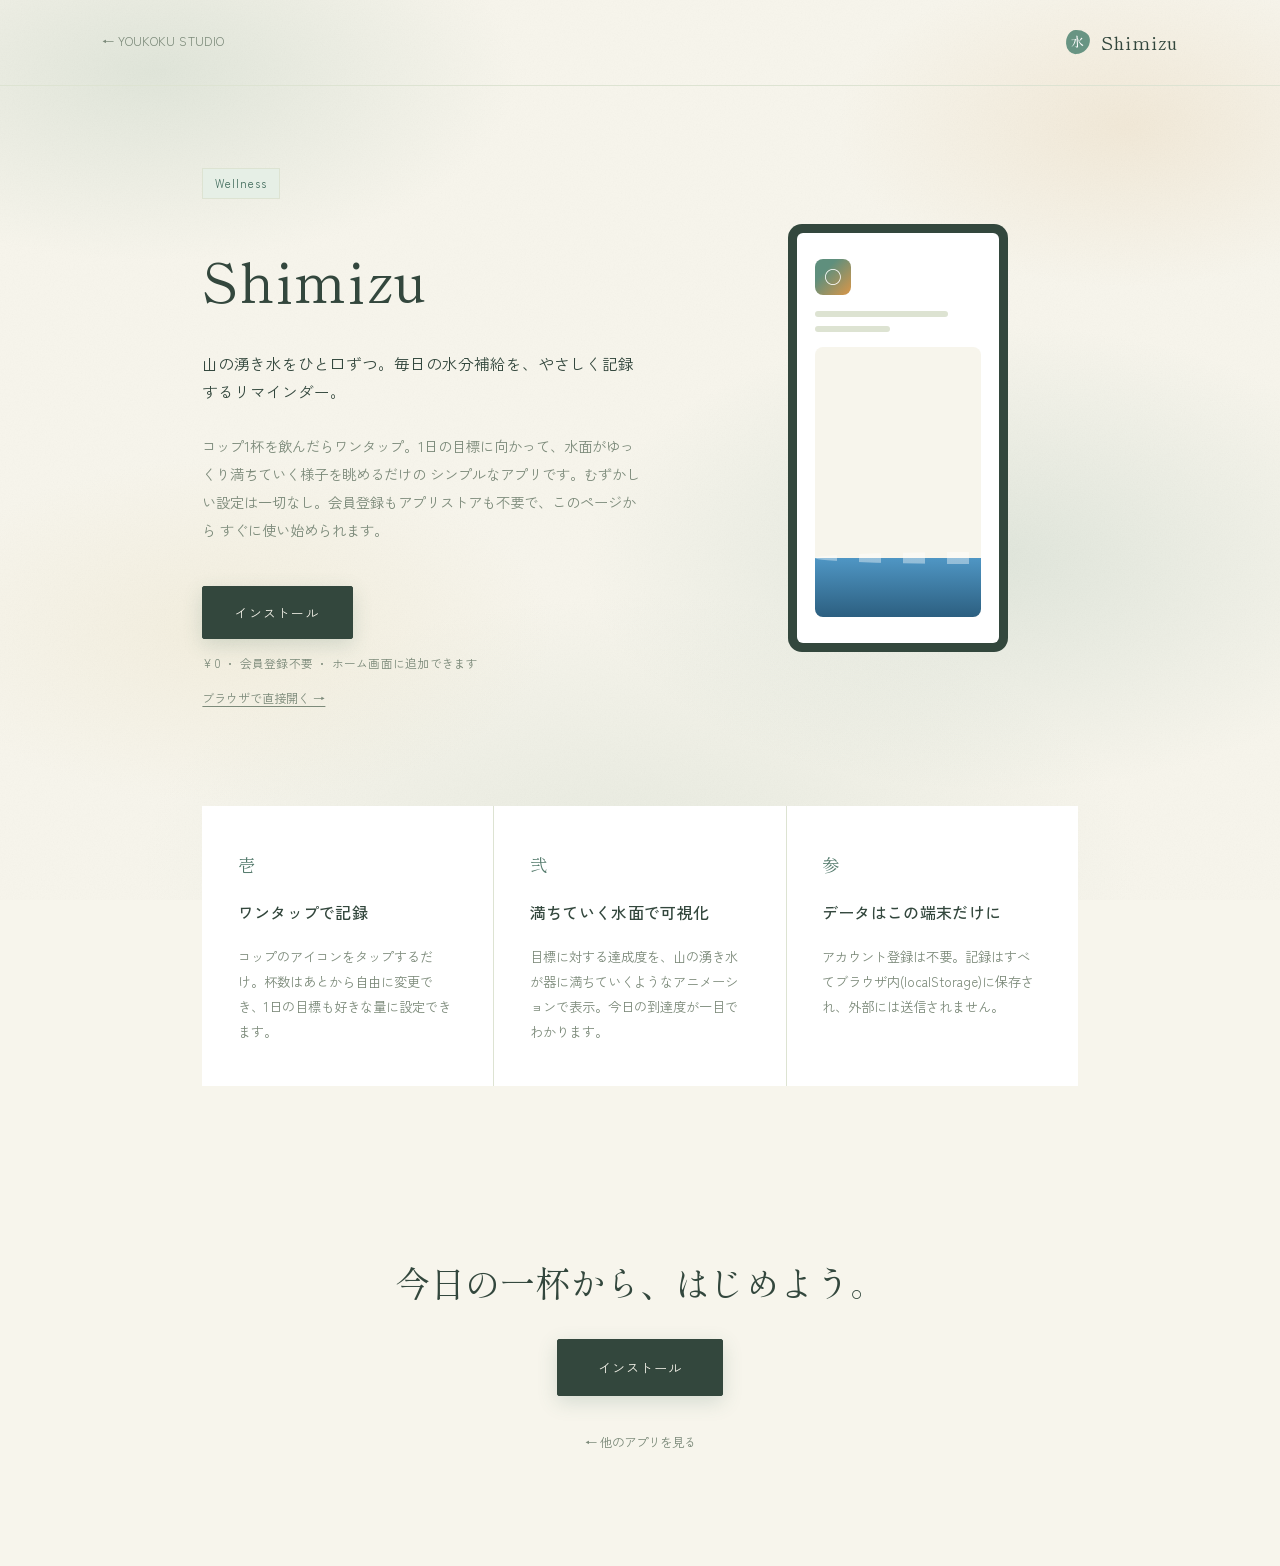
<file: apps/shimizu/index.html>
<!DOCTYPE html>
<html lang="ja">
<head>
<meta charset="UTF-8">
<meta name="viewport" content="width=device-width, initial-scale=1.0">
<title>Shimizu — 水分補給リマインダー | YOUKOKU STUDIO</title>
<meta name="description" content="山の湧き水をイメージした、毎日の水分補給をやさしく記録するリマインダーアプリ。完全無料・インストール不要。">
<link rel="icon" href="data:image/svg+xml,<svg xmlns=%22http://www.w3.org/2000/svg%22 viewBox=%220 0 100 100%22><text y=%22.9em%22 font-size=%2290%22 fill=%22%233f7ea6%22>○</text></svg>">
<link rel="manifest" href="manifest.json">
<meta name="theme-color" content="#0c1420">
<link rel="apple-touch-icon" href="icons/icon-192.png">
<link rel="preconnect" href="https://fonts.googleapis.com">
<link rel="preconnect" href="https://fonts.gstatic.com" crossorigin>
<link href="https://fonts.googleapis.com/css2?family=Zen+Kaku+Gothic+New:wght@400;500;700;900&family=Shippori+Mincho:wght@400;500;600;700;800&display=swap" rel="stylesheet">
<link rel="stylesheet" href="../shared/detail.css?v=6">
<style>
.shimizu-tank{ flex:1; position:relative; margin-top:.3rem; border-radius:8px; overflow:hidden; background:var(--bg); }
.shimizu-fill{
  position:absolute; left:0; right:0; bottom:0; height:22%;
  background:linear-gradient(180deg,#4f96c4,#2c5f80);
  animation:shimizuRise 6s ease-in-out infinite;
}
.shimizu-fill::before{
  content:''; position:absolute; top:-6px; left:0; width:200%; height:12px;
  background:repeating-linear-gradient(90deg, rgba(255,255,255,.4) 0 22px, transparent 22px 44px);
  border-radius:50%; animation:shimizuWave 2.6s linear infinite;
}
.shimizu-drop{
  position:absolute; width:5px; height:5px; border-radius:50% 50% 50% 0; background:#4f96c4; opacity:0;
  animation:shimizuDrop 3s ease-in infinite;
}
.shimizu-drop:nth-child(2){ left:32%; animation-delay:.4s; }
.shimizu-drop:nth-child(3){ left:58%; animation-delay:1.6s; }
.shimizu-drop:nth-child(4){ left:76%; animation-delay:2.4s; }
@keyframes shimizuRise{ 0%,100%{ height:22%; } 50%{ height:68%; } }
@keyframes shimizuWave{ from{ transform:translateX(0); } to{ transform:translateX(-44px); } }
@keyframes shimizuDrop{
  0%{ top:8%; opacity:0; transform:rotate(45deg) scale(.6); }
  15%{ opacity:.8; }
  85%{ opacity:.6; }
  100%{ top:82%; opacity:0; transform:rotate(45deg) scale(1); }
}
@media (prefers-reduced-motion:reduce){
  .shimizu-fill, .shimizu-fill::before, .shimizu-drop{ animation:none !important; }
}
</style>
</head>
<body>

<header class="topbar">
  <a href="../../index.html" class="back">← YOUKOKU STUDIO</a>
  <div class="applogo"><span class="hanko">水</span>Shimizu</div>
</header>

<main>
  <section class="hero">
    <div class="hero-text">
      <span class="work-tag">Wellness</span>
      <h1>Shimizu</h1>
      <p class="tagline">山の湧き水をひと口ずつ。毎日の水分補給を、やさしく記録するリマインダー。</p>
      <p class="desc">
        コップ1杯を飲んだらワンタップ。1日の目標に向かって、水面がゆっくり満ちていく様子を眺めるだけの
        シンプルなアプリです。むずかしい設定は一切なし。会員登録もアプリストアも不要で、このページから
        すぐに使い始められます。
      </p>
      <div class="cta-row">
        <button type="button" class="btn btn-primary install-btn"><span class="btn-label">インストール</span></button>
        <span class="price-note">¥0 ・ 会員登録不要 ・ ホーム画面に追加できます</span>
        <a href="app/" class="open-link">ブラウザで直接開く →</a>
      </div>
    </div>
    <div class="hero-visual">
      <div class="mock-phone">
        <div class="mock-screen">
          <div class="mock-icon"><span>○</span></div>
          <div class="mock-bar"></div>
          <div class="mock-bar short"></div>
          <div class="shimizu-tank">
            <div class="shimizu-drop"></div>
            <div class="shimizu-drop"></div>
            <div class="shimizu-drop"></div>
            <div class="shimizu-fill"></div>
          </div>
        </div>
      </div>
    </div>
  </section>

  <section class="features">
    <div class="feature">
      <span class="feature-num">壱</span>
      <h3>ワンタップで記録</h3>
      <p>コップのアイコンをタップするだけ。杯数はあとから自由に変更でき、1日の目標も好きな量に設定できます。</p>
    </div>
    <div class="feature">
      <span class="feature-num">弐</span>
      <h3>満ちていく水面で可視化</h3>
      <p>目標に対する達成度を、山の湧き水が器に満ちていくようなアニメーションで表示。今日の到達度が一目でわかります。</p>
    </div>
    <div class="feature">
      <span class="feature-num">参</span>
      <h3>データはこの端末だけに</h3>
      <p>アカウント登録は不要。記録はすべてブラウザ内(localStorage)に保存され、外部には送信されません。</p>
    </div>
  </section>

  <section class="bottom-cta">
    <h2>今日の一杯から、はじめよう。</h2>
    <button type="button" class="btn btn-primary btn-lg install-btn"><span class="btn-label">インストール</span></button>
    <a href="../../index.html#works" class="back-link">← 他のアプリを見る</a>
  </section>
</main>

<script src="../shared/install.js?v=5"></script>
</body>
</html>
</file>
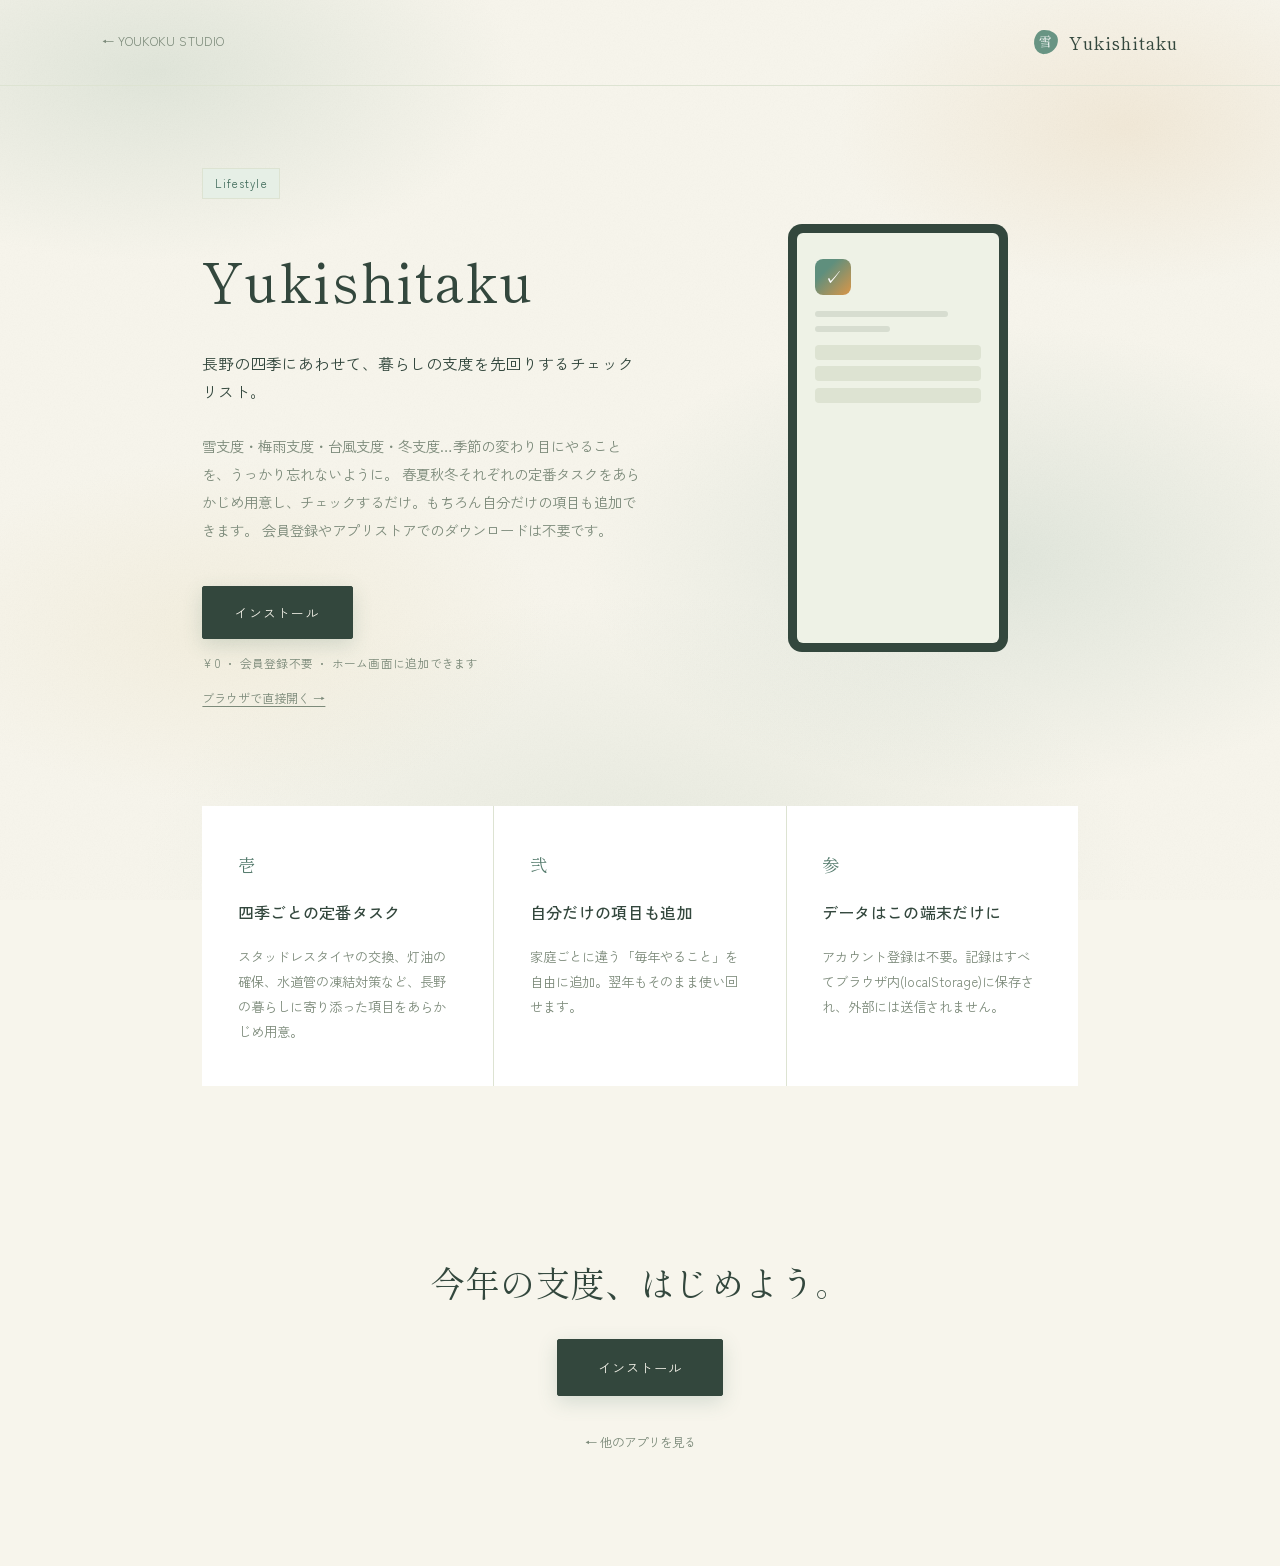
<file: apps/yukishitaku/index.html>
<!DOCTYPE html>
<html lang="ja">
<head>
<meta charset="UTF-8">
<meta name="viewport" content="width=device-width, initial-scale=1.0">
<title>Yukishitaku — 季節の暮らし支度チェックリスト | YOUKOKU STUDIO</title>
<meta name="description" content="長野の四季にあわせた、暮らしの支度チェックリストアプリ。雪支度・梅雨支度・台風支度まで。完全無料・インストール不要。">
<link rel="icon" href="data:image/svg+xml,<svg xmlns=%22http://www.w3.org/2000/svg%22 viewBox=%220 0 100 100%22><text y=%22.9em%22 font-size=%2290%22 fill=%22%235c7a91%22>✓</text></svg>">
<link rel="manifest" href="manifest.json">
<meta name="theme-color" content="#0c1420">
<link rel="apple-touch-icon" href="icons/icon-192.png">
<link rel="preconnect" href="https://fonts.googleapis.com">
<link rel="preconnect" href="https://fonts.gstatic.com" crossorigin>
<link href="https://fonts.googleapis.com/css2?family=Zen+Kaku+Gothic+New:wght@400;500;700;900&family=Shippori+Mincho:wght@400;500;600;700;800&display=swap" rel="stylesheet">
<link rel="stylesheet" href="../shared/detail.css?v=6">
<style>
.yuki-screen{ position:relative; overflow:hidden; }
.yuki-checklist{ display:flex; flex-direction:column; gap:.4rem; margin-top:.2rem; }
.yuki-item{
  height:15px; border-radius:4px; background:var(--line); position:relative; overflow:hidden;
}
.yuki-item::after{
  content:''; position:absolute; inset:0; background:#5c7a91; transform:scaleX(0); transform-origin:left;
  animation:yukiCheck 6s ease-in-out infinite;
}
.yuki-item:nth-child(1)::after{ animation-delay:0s; }
.yuki-item:nth-child(2)::after{ animation-delay:1.2s; }
.yuki-item:nth-child(3)::after{ animation-delay:2.4s; }
.yuki-snow{ position:absolute; inset:0; pointer-events:none; }
.yuki-snow span{
  position:absolute; top:-8%; width:4px; height:4px; border-radius:50%; background:#5c7a91; opacity:0;
  animation:yukiFall linear infinite;
}
.yuki-snow span:nth-child(1){ left:10%; animation-duration:5s; animation-delay:0s; }
.yuki-snow span:nth-child(2){ left:32%; animation-duration:6.5s; animation-delay:1s; }
.yuki-snow span:nth-child(3){ left:54%; animation-duration:5.5s; animation-delay:2s; }
.yuki-snow span:nth-child(4){ left:70%; animation-duration:7s; animation-delay:.5s; }
.yuki-snow span:nth-child(5){ left:86%; animation-duration:6s; animation-delay:1.8s; }
@keyframes yukiCheck{ 0%,10%{ transform:scaleX(0); } 25%,100%{ transform:scaleX(1); } }
@keyframes yukiFall{
  0%{ transform:translateY(0); opacity:0; }
  10%{ opacity:.8; }
  90%{ opacity:.5; }
  100%{ transform:translateY(180px); opacity:0; }
}
@media (prefers-reduced-motion:reduce){
  .yuki-item::after, .yuki-snow span{ animation:none !important; }
}
</style>
</head>
<body>

<header class="topbar">
  <a href="../../index.html" class="back">← YOUKOKU STUDIO</a>
  <div class="applogo"><span class="hanko">雪</span>Yukishitaku</div>
</header>

<main>
  <section class="hero">
    <div class="hero-text">
      <span class="work-tag">Lifestyle</span>
      <h1>Yukishitaku</h1>
      <p class="tagline">長野の四季にあわせて、暮らしの支度を先回りするチェックリスト。</p>
      <p class="desc">
        雪支度・梅雨支度・台風支度・冬支度…季節の変わり目にやることを、うっかり忘れないように。
        春夏秋冬それぞれの定番タスクをあらかじめ用意し、チェックするだけ。もちろん自分だけの項目も追加できます。
        会員登録やアプリストアでのダウンロードは不要です。
      </p>
      <div class="cta-row">
        <button type="button" class="btn btn-primary install-btn"><span class="btn-label">インストール</span></button>
        <span class="price-note">¥0 ・ 会員登録不要 ・ ホーム画面に追加できます</span>
        <a href="app/" class="open-link">ブラウザで直接開く →</a>
      </div>
    </div>
    <div class="hero-visual">
      <div class="mock-phone">
        <div class="mock-screen dark yuki-screen">
          <div class="mock-icon"><span>✓</span></div>
          <div class="mock-bar"></div>
          <div class="mock-bar short"></div>
          <div class="yuki-checklist">
            <div class="yuki-item"></div>
            <div class="yuki-item"></div>
            <div class="yuki-item"></div>
          </div>
          <div class="yuki-snow">
            <span></span><span></span><span></span><span></span><span></span>
          </div>
        </div>
      </div>
    </div>
  </section>

  <section class="features">
    <div class="feature">
      <span class="feature-num">壱</span>
      <h3>四季ごとの定番タスク</h3>
      <p>スタッドレスタイヤの交換、灯油の確保、水道管の凍結対策など、長野の暮らしに寄り添った項目をあらかじめ用意。</p>
    </div>
    <div class="feature">
      <span class="feature-num">弐</span>
      <h3>自分だけの項目も追加</h3>
      <p>家庭ごとに違う「毎年やること」を自由に追加。翌年もそのまま使い回せます。</p>
    </div>
    <div class="feature">
      <span class="feature-num">参</span>
      <h3>データはこの端末だけに</h3>
      <p>アカウント登録は不要。記録はすべてブラウザ内(localStorage)に保存され、外部には送信されません。</p>
    </div>
  </section>

  <section class="bottom-cta">
    <h2>今年の支度、はじめよう。</h2>
    <button type="button" class="btn btn-primary btn-lg install-btn"><span class="btn-label">インストール</span></button>
    <a href="../../index.html#works" class="back-link">← 他のアプリを見る</a>
  </section>
</main>

<script src="../shared/install.js?v=5"></script>
</body>
</html>
</file>
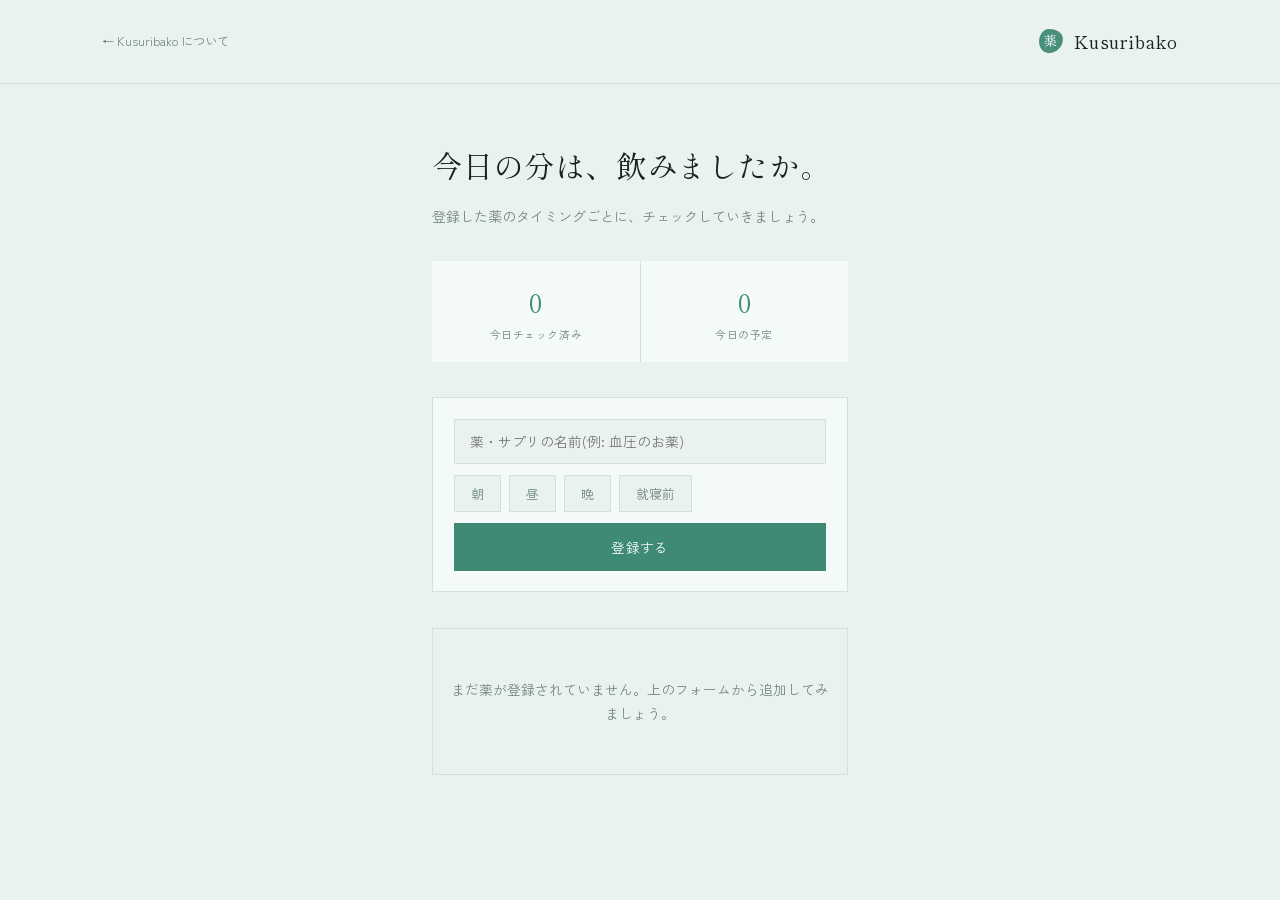
<file: apps/kusuribako/app/index.html>
<!DOCTYPE html>
<html lang="ja">
<head>
<meta charset="UTF-8">
<meta name="viewport" content="width=device-width, initial-scale=1.0">
<title>Kusuribako — 服薬チェックリスト | YOUKOKU STUDIO</title>
<meta name="description" content="朝・昼・晩の飲み忘れを防ぐ、シンプルな服薬チェックリストアプリ">
<link rel="icon" href="data:image/svg+xml,<svg xmlns=%22http://www.w3.org/2000/svg%22 viewBox=%220 0 100 100%22><text y=%22.9em%22 font-size=%2290%22 fill=%22%233f8a75%22>◇</text></svg>">
<link rel="preconnect" href="https://fonts.googleapis.com">
<link rel="preconnect" href="https://fonts.gstatic.com" crossorigin>
<link href="https://fonts.googleapis.com/css2?family=Zen+Kaku+Gothic+New:wght@400;500;700;900&family=Shippori+Mincho:wght@400;500;600;700;800&display=swap" rel="stylesheet">
<style>
:root{
  --bg:#eaf2ef; --ink:#16241f; --ink-soft:#72897f; --line:#d3e1db;
  --accent:#3f8a75; --accent-soft:#dcece5; --paper:#f4faf7;
  --serif:'Shippori Mincho', serif;
  --sans:'Zen Kaku Gothic New','Hiragino Kaku Gothic ProN','Yu Gothic',sans-serif;
  --ease:cubic-bezier(.16,1,.3,1);
}
*,*::before,*::after{ box-sizing:border-box; }
body{ margin:0; background:var(--bg); color:var(--ink); font-family:var(--sans); line-height:1.8; -webkit-font-smoothing:antialiased; }
a{ color:inherit; text-decoration:none; }
button{ font-family:inherit; cursor:pointer; }
input{ font-family:inherit; }

.topbar{ display:flex; align-items:center; justify-content:space-between; padding:1.6rem 8vw; border-bottom:1px solid var(--line); }
.back{ font-size:.78rem; color:var(--ink-soft); }
.back:hover{ color:var(--ink); }
.applogo{ font-family:var(--serif); font-weight:400; font-size:1.1rem; display:flex; align-items:center; gap:.7rem; letter-spacing:.05em; }
.hanko{
  display:inline-flex; align-items:center; justify-content:center; flex-shrink:0;
  width:1.5rem; height:1.5rem; border-radius:42% 58% 61% 39% / 55% 42% 58% 45%;
  background:var(--accent); color:var(--paper);
  font-family:var(--serif); font-weight:500; font-size:.82rem; line-height:1; transform:rotate(-3deg); opacity:.94;
}

main{ max-width:620px; margin:0 auto; padding:3.4rem 8vw 5rem; }

.hero{ margin-bottom:2rem; }
.hero h1{ font-family:var(--serif); font-weight:400; font-size:clamp(1.5rem,4.4vw,1.9rem); margin:0 0 .7rem; letter-spacing:.02em; }
.hero p{ color:var(--ink-soft); margin:0; font-size:.88rem; }

.summary{ display:flex; gap:1px; margin-bottom:2.2rem; background:var(--line); }
.summary-card{ flex:1; background:var(--paper); padding:1.1rem 1rem; text-align:center; }
.summary-num{ font-family:var(--serif); font-size:1.6rem; font-weight:400; color:var(--accent); font-variant-numeric:tabular-nums; }
.summary-label{ font-size:.68rem; color:var(--ink-soft); letter-spacing:.05em; }

.add-form{
  display:flex; flex-direction:column; gap:.7rem; background:var(--paper); border:1px solid var(--line);
  padding:1.3rem; margin-bottom:2.2rem;
}
.add-form input{
  border:1px solid var(--line); background:var(--bg); color:var(--ink); padding:.7rem .9rem; font-size:.86rem; outline:none;
}
.add-form input:focus{ border-color:var(--accent); }
.time-picks{ display:flex; gap:.5rem; flex-wrap:wrap; }
.time-pick{
  border:1px solid var(--line); background:var(--bg); color:var(--ink-soft); padding:.5rem 1rem; font-size:.8rem;
}
.time-pick.on{ background:var(--accent); border-color:var(--accent); color:var(--paper); }
.add-form button[type="submit"]{
  border:1px solid var(--accent); background:var(--accent); color:var(--paper); padding:.8rem; font-size:.85rem; letter-spacing:.03em;
}

.med-list{ display:flex; flex-direction:column; gap:1px; background:var(--line); }
.med-card{ background:var(--paper); padding:1.1rem 1.2rem; }
.med-top{ display:flex; align-items:baseline; justify-content:space-between; gap:.8rem; margin-bottom:.6rem; }
.med-name{ font-family:var(--serif); font-size:1.02rem; }
.med-del{ border:none; background:none; color:var(--ink-soft); opacity:.4; font-size:.78rem; }
.med-del:hover{ opacity:1; color:#c96a5a; }
.slot-row{ display:flex; gap:.5rem; flex-wrap:wrap; }
.slot-chip{
  border:1px solid var(--line); background:var(--bg); color:var(--ink-soft); padding:.45rem .9rem; font-size:.78rem;
  transition:background .2s, color .2s, border-color .2s;
}
.slot-chip.taken{ background:var(--accent); border-color:var(--accent); color:var(--paper); }

.empty{ text-align:center; padding:3rem 1rem; color:var(--ink-soft); font-size:.86rem; border:1px solid var(--line); }
</style>
</head>
<body>

<header class="topbar">
  <a href="../index.html" class="back">← Kusuribako について</a>
  <div class="applogo"><span class="hanko">薬</span>Kusuribako</div>
</header>

<main>
  <div class="hero">
    <h1>今日の分は、飲みましたか。</h1>
    <p>登録した薬のタイミングごとに、チェックしていきましょう。</p>
  </div>

  <div class="summary">
    <div class="summary-card">
      <div class="summary-num" id="statDone">0</div>
      <div class="summary-label">今日チェック済み</div>
    </div>
    <div class="summary-card">
      <div class="summary-num" id="statTotal">0</div>
      <div class="summary-label">今日の予定</div>
    </div>
  </div>

  <form class="add-form" id="addForm">
    <input type="text" id="nameInput" placeholder="薬・サプリの名前(例: 血圧のお薬)" maxlength="30" required>
    <div class="time-picks" id="timePicks">
      <button type="button" class="time-pick" data-time="morning">朝</button>
      <button type="button" class="time-pick" data-time="noon">昼</button>
      <button type="button" class="time-pick" data-time="evening">晩</button>
      <button type="button" class="time-pick" data-time="night">就寝前</button>
    </div>
    <button type="submit">登録する</button>
  </form>

  <div class="med-list" id="medList"></div>
  <div class="empty" id="emptyState" style="display:none;">
    まだ薬が登録されていません。上のフォームから追加してみましょう。
  </div>
</main>

<script>
(() => {
  'use strict';
  const MEDS_KEY = 'kusuribako_meds_v1';
  const LOG_KEY = 'kusuribako_log_v1';
  const TIME_LABEL = { morning: '朝', noon: '昼', evening: '晩', night: '就寝前' };

  const today = () => {
    const d = new Date();
    return `${d.getFullYear()}-${String(d.getMonth()+1).padStart(2,'0')}-${String(d.getDate()).padStart(2,'0')}`;
  };

  let meds = JSON.parse(localStorage.getItem(MEDS_KEY) || '[]');
  let log = JSON.parse(localStorage.getItem(LOG_KEY) || '{}');
  let selectedTimes = new Set();

  const saveMeds = () => localStorage.setItem(MEDS_KEY, JSON.stringify(meds));
  const saveLog = () => localStorage.setItem(LOG_KEY, JSON.stringify(log));

  function escapeHtml(s) {
    return s.replace(/[&<>"']/g, (c) => ({ '&': '&amp;', '<': '&lt;', '>': '&gt;', '"': '&quot;', "'": '&#39;' }[c]));
  }

  function render() {
    const list = document.getElementById('medList');
    const empty = document.getElementById('emptyState');
    empty.style.display = meds.length ? 'none' : 'block';
    const t = today();
    const dayLog = log[t] || {};

    let done = 0, total = 0;
    list.innerHTML = meds.map((med) => {
      const slots = med.times.map((time) => {
        const key = `${med.id}_${time}`;
        const taken = !!dayLog[key];
        total++;
        if (taken) done++;
        return `<button class="slot-chip ${taken ? 'taken' : ''}" data-key="${key}">${TIME_LABEL[time]}${taken ? ' ✓' : ''}</button>`;
      }).join('');
      return `
        <div class="med-card">
          <div class="med-top">
            <span class="med-name">${escapeHtml(med.name)}</span>
            <button class="med-del" data-del="${med.id}">削除</button>
          </div>
          <div class="slot-row">${slots}</div>
        </div>
      `;
    }).join('');

    document.getElementById('statDone').textContent = done;
    document.getElementById('statTotal').textContent = total;
  }

  document.getElementById('timePicks').addEventListener('click', (e) => {
    const btn = e.target.closest('.time-pick');
    if (!btn) return;
    const time = btn.dataset.time;
    if (selectedTimes.has(time)) selectedTimes.delete(time); else selectedTimes.add(time);
    btn.classList.toggle('on');
  });

  document.getElementById('addForm').addEventListener('submit', (e) => {
    e.preventDefault();
    const name = document.getElementById('nameInput').value.trim();
    if (!name || !selectedTimes.size) return;
    meds.push({ id: Date.now().toString(36), name, times: [...selectedTimes] });
    saveMeds();
    e.target.reset();
    selectedTimes.clear();
    document.querySelectorAll('.time-pick').forEach((b) => b.classList.remove('on'));
    render();
  });

  document.getElementById('medList').addEventListener('click', (e) => {
    const del = e.target.closest('[data-del]');
    if (del) {
      meds = meds.filter((m) => m.id !== del.dataset.del);
      saveMeds();
      render();
      return;
    }
    const chip = e.target.closest('[data-key]');
    if (chip) {
      const t = today();
      log[t] = log[t] || {};
      log[t][chip.dataset.key] = !log[t][chip.dataset.key];
      saveLog();
      render();
    }
  });

  render();
})();
</script>
</body>
</html>
</file>
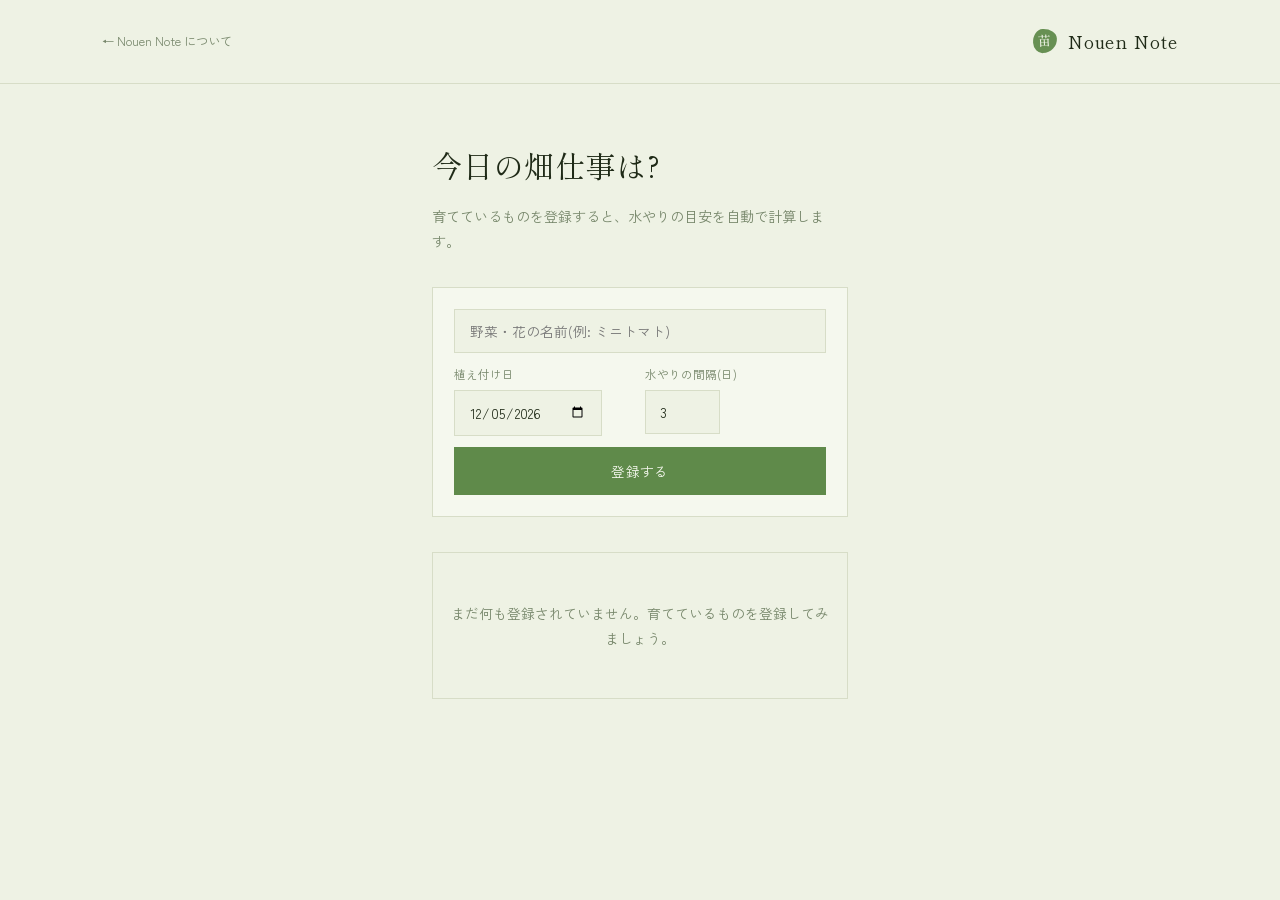
<file: apps/nouen-note/app/index.html>
<!DOCTYPE html>
<html lang="ja">
<head>
<meta charset="UTF-8">
<meta name="viewport" content="width=device-width, initial-scale=1.0">
<title>Nouen Note — 家庭菜園ノート | YOUKOKU STUDIO</title>
<meta name="description" content="長野の家庭菜園・小さな畑の世話を記録する栽培ノートアプリ">
<link rel="icon" href="data:image/svg+xml,<svg xmlns=%22http://www.w3.org/2000/svg%22 viewBox=%220 0 100 100%22><text y=%22.9em%22 font-size=%2290%22 fill=%22%235f8a4a%22>▽</text></svg>">
<link rel="preconnect" href="https://fonts.googleapis.com">
<link rel="preconnect" href="https://fonts.gstatic.com" crossorigin>
<link href="https://fonts.googleapis.com/css2?family=Zen+Kaku+Gothic+New:wght@400;500;700;900&family=Shippori+Mincho:wght@400;500;600;700;800&display=swap" rel="stylesheet">
<style>
:root{
  --bg:#eef2e4; --ink:#1f2a17; --ink-soft:#77876b; --line:#d7ddc7;
  --accent:#5f8a4a; --accent-soft:#e1e8d4; --paper:#f5f8ee;
  --warn:#b0703a;
  --serif:'Shippori Mincho', serif;
  --sans:'Zen Kaku Gothic New','Hiragino Kaku Gothic ProN','Yu Gothic',sans-serif;
  --ease:cubic-bezier(.16,1,.3,1);
}
*,*::before,*::after{ box-sizing:border-box; }
body{ margin:0; background:var(--bg); color:var(--ink); font-family:var(--sans); line-height:1.8; -webkit-font-smoothing:antialiased; }
a{ color:inherit; text-decoration:none; }
button{ font-family:inherit; cursor:pointer; }
input{ font-family:inherit; }

.topbar{ display:flex; align-items:center; justify-content:space-between; padding:1.6rem 8vw; border-bottom:1px solid var(--line); }
.back{ font-size:.78rem; color:var(--ink-soft); }
.back:hover{ color:var(--ink); }
.applogo{ font-family:var(--serif); font-weight:400; font-size:1.1rem; display:flex; align-items:center; gap:.7rem; letter-spacing:.05em; }
.hanko{
  display:inline-flex; align-items:center; justify-content:center; flex-shrink:0;
  width:1.5rem; height:1.5rem; border-radius:42% 58% 61% 39% / 55% 42% 58% 45%;
  background:var(--accent); color:var(--paper);
  font-family:var(--serif); font-weight:500; font-size:.82rem; line-height:1; transform:rotate(-3deg); opacity:.94;
}

main{ max-width:620px; margin:0 auto; padding:3.4rem 8vw 5rem; }

.hero{ margin-bottom:2rem; }
.hero h1{ font-family:var(--serif); font-weight:400; font-size:clamp(1.5rem,4.4vw,1.9rem); margin:0 0 .7rem; letter-spacing:.02em; }
.hero p{ color:var(--ink-soft); margin:0; font-size:.88rem; }

.add-form{
  display:flex; flex-direction:column; gap:.7rem; background:var(--paper); border:1px solid var(--line);
  padding:1.3rem; margin-bottom:2.2rem;
}
.add-form input{
  border:1px solid var(--line); background:var(--bg); color:var(--ink); padding:.7rem .9rem; font-size:.86rem; outline:none;
}
.add-form input:focus{ border-color:var(--accent); }
.form-row{ display:flex; gap:.6rem; }
.form-row > *{ flex:1; }
.form-row label{ font-size:.72rem; color:var(--ink-soft); display:block; margin-bottom:.3rem; }
.add-form button[type="submit"]{
  border:1px solid var(--accent); background:var(--accent); color:var(--paper); padding:.8rem; font-size:.85rem; letter-spacing:.03em;
}

.plant-list{ display:flex; flex-direction:column; gap:1px; background:var(--line); }
.plant-card{ background:var(--paper); padding:1.1rem 1.2rem; display:flex; flex-direction:column; gap:.5rem; }
.plant-top{ display:flex; align-items:baseline; justify-content:space-between; gap:.8rem; }
.plant-name{ font-family:var(--serif); font-size:1.05rem; }
.plant-meta{ font-size:.72rem; color:var(--ink-soft); }
.plant-water-status{ font-size:.82rem; }
.plant-water-status.due{ color:var(--warn); font-weight:500; }
.plant-water-status.ok{ color:var(--accent); }
.plant-actions{ display:flex; gap:.6rem; margin-top:.3rem; }
.plant-actions button{
  border:1px solid var(--line); background:transparent; color:var(--ink-soft); padding:.4rem .9rem; font-size:.76rem;
}
.plant-actions .water-btn{ border-color:var(--accent); color:var(--accent); }
.plant-actions .water-btn:hover{ background:var(--accent); color:var(--paper); }
.plant-actions .del-btn:hover{ border-color:#c96a5a; color:#c96a5a; }

.empty{ text-align:center; padding:3rem 1rem; color:var(--ink-soft); font-size:.86rem; border:1px solid var(--line); }
</style>
</head>
<body>

<header class="topbar">
  <a href="../index.html" class="back">← Nouen Note について</a>
  <div class="applogo"><span class="hanko">苗</span>Nouen Note</div>
</header>

<main>
  <div class="hero">
    <h1>今日の畑仕事は?</h1>
    <p>育てているものを登録すると、水やりの目安を自動で計算します。</p>
  </div>

  <form class="add-form" id="addForm">
    <input type="text" id="nameInput" placeholder="野菜・花の名前(例: ミニトマト)" maxlength="30" required>
    <div class="form-row">
      <div>
        <label>植え付け日</label>
        <input type="date" id="plantedInput" required>
      </div>
      <div>
        <label>水やりの間隔(日)</label>
        <input type="number" id="intervalInput" min="1" max="30" value="3" required>
      </div>
    </div>
    <button type="submit">登録する</button>
  </form>

  <div class="plant-list" id="plantList"></div>
  <div class="empty" id="emptyState" style="display:none;">
    まだ何も登録されていません。育てているものを登録してみましょう。
  </div>
</main>

<script>
(() => {
  'use strict';
  const STORE_KEY = 'nouen_note_v1';
  const DAY_MS = 86400000;

  let plants = JSON.parse(localStorage.getItem(STORE_KEY) || '[]');
  const save = () => localStorage.setItem(STORE_KEY, JSON.stringify(plants));

  function escapeHtml(s) {
    return s.replace(/[&<>"']/g, (c) => ({ '&': '&amp;', '<': '&lt;', '>': '&gt;', '"': '&quot;', "'": '&#39;' }[c]));
  }
  function formatDate(dateStr) {
    const d = new Date(dateStr + 'T00:00:00');
    return `${d.getFullYear()}.${String(d.getMonth() + 1).padStart(2, '0')}.${String(d.getDate()).padStart(2, '0')}`;
  }
  function daysSince(dateStr) {
    const then = new Date(dateStr + 'T00:00:00').getTime();
    const now = new Date(new Date().toDateString()).getTime();
    return Math.round((now - then) / DAY_MS);
  }

  function render() {
    const list = document.getElementById('plantList');
    const empty = document.getElementById('emptyState');
    empty.style.display = plants.length ? 'none' : 'block';

    list.innerHTML = plants.map((p) => {
      const elapsed = daysSince(p.lastWatered);
      const remaining = p.interval - elapsed;
      const statusText = remaining <= 0
        ? (remaining === 0 ? '今日が水やりの目安です' : `水やりの目安を${-remaining}日過ぎています`)
        : `次の水やりまであと${remaining}日`;
      const statusClass = remaining <= 0 ? 'due' : 'ok';
      return `
        <div class="plant-card">
          <div class="plant-top">
            <span class="plant-name">${escapeHtml(p.name)}</span>
            <span class="plant-meta">植え付け ${formatDate(p.planted)}</span>
          </div>
          <div class="plant-water-status ${statusClass}">${statusText}</div>
          <div class="plant-actions">
            <button class="water-btn" data-water="${p.id}">水やりした</button>
            <button class="del-btn" data-del="${p.id}">削除</button>
          </div>
        </div>
      `;
    }).join('');
  }

  document.getElementById('addForm').addEventListener('submit', (e) => {
    e.preventDefault();
    const name = document.getElementById('nameInput').value.trim();
    const planted = document.getElementById('plantedInput').value;
    const interval = Math.max(1, parseInt(document.getElementById('intervalInput').value, 10) || 3);
    if (!name || !planted) return;

    plants.push({
      id: Date.now().toString(36),
      name,
      planted,
      interval,
      lastWatered: planted,
    });
    save();
    e.target.reset();
    document.getElementById('plantedInput').value = new Date().toISOString().slice(0, 10);
    document.getElementById('intervalInput').value = 3;
    render();
  });

  document.getElementById('plantList').addEventListener('click', (e) => {
    const water = e.target.closest('[data-water]');
    if (water) {
      const p = plants.find((pl) => pl.id === water.dataset.water);
      p.lastWatered = new Date().toISOString().slice(0, 10);
      save();
      render();
      return;
    }
    const del = e.target.closest('[data-del]');
    if (del) {
      plants = plants.filter((pl) => pl.id !== del.dataset.del);
      save();
      render();
    }
  });

  document.getElementById('plantedInput').value = new Date().toISOString().slice(0, 10);
  render();
})();
</script>
</body>
</html>
</file>
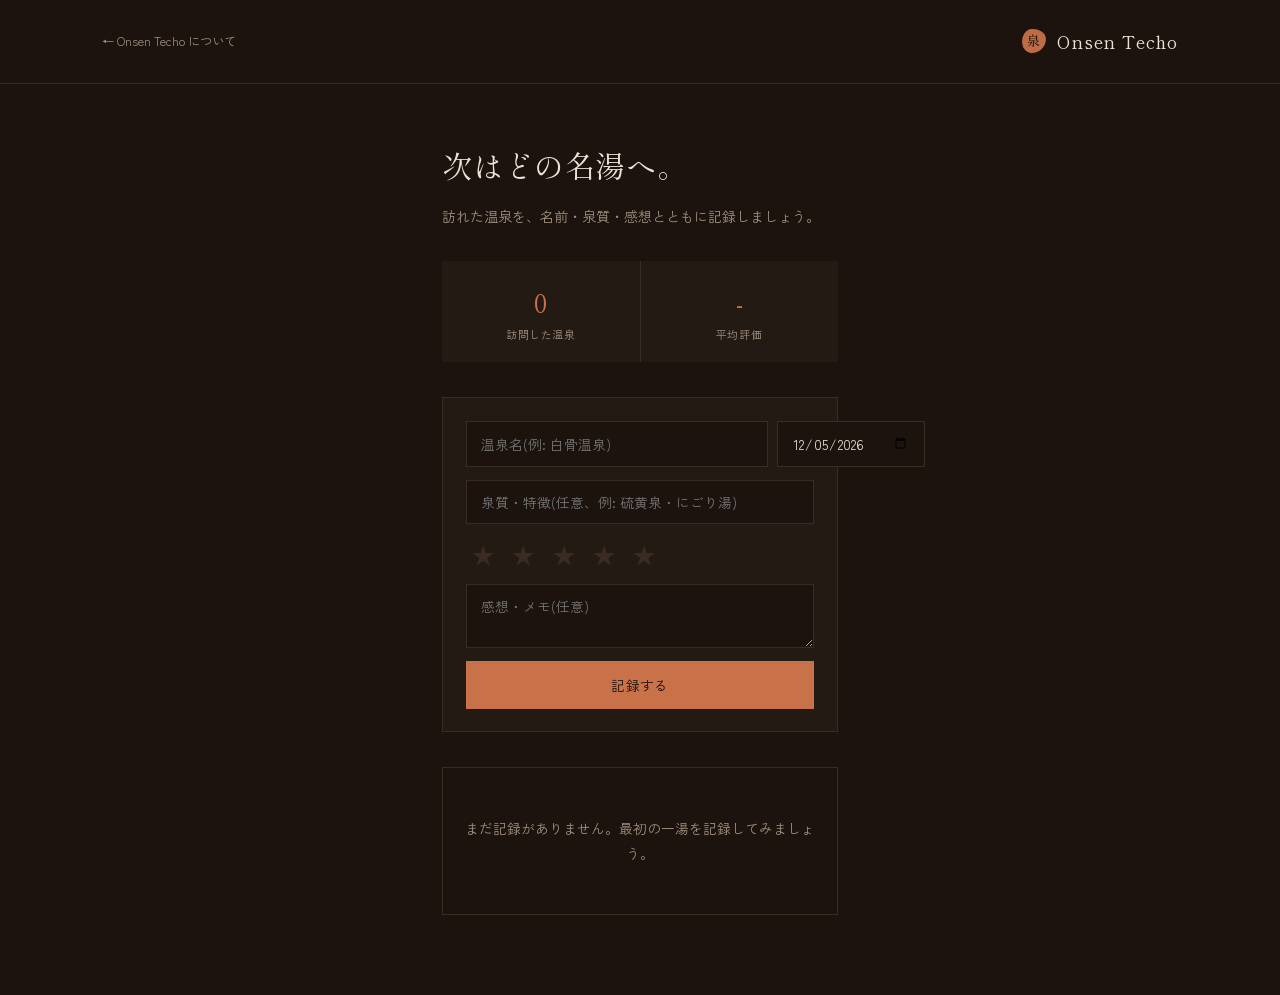
<file: apps/onsen-techo/app/index.html>
<!DOCTYPE html>
<html lang="ja">
<head>
<meta charset="UTF-8">
<meta name="viewport" content="width=device-width, initial-scale=1.0">
<title>Onsen Techo — 温泉訪問手帖 | YOUKOKU STUDIO</title>
<meta name="description" content="信州の名湯めぐりを記録する、シンプルな温泉訪問手帖アプリ">
<link rel="icon" href="data:image/svg+xml,<svg xmlns=%22http://www.w3.org/2000/svg%22 viewBox=%220 0 100 100%22><text y=%22.9em%22 font-size=%2290%22 fill=%22%23c9724a%22>♨</text></svg>">
<link rel="preconnect" href="https://fonts.googleapis.com">
<link rel="preconnect" href="https://fonts.gstatic.com" crossorigin>
<link href="https://fonts.googleapis.com/css2?family=Zen+Kaku+Gothic+New:wght@400;500;700;900&family=Shippori+Mincho:wght@400;500;600;700;800&display=swap" rel="stylesheet">
<style>
:root{
  --bg:#1c130e; --ink:#ece1d6; --ink-soft:#a08e7d; --line:#3a2c22;
  --accent:#c9724a; --accent-soft:#2e2019; --paper:#241a14;
  --serif:'Shippori Mincho', serif;
  --sans:'Zen Kaku Gothic New','Hiragino Kaku Gothic ProN','Yu Gothic',sans-serif;
  --ease:cubic-bezier(.16,1,.3,1);
}
*,*::before,*::after{ box-sizing:border-box; }
body{ margin:0; background:var(--bg); color:var(--ink); font-family:var(--sans); line-height:1.8; -webkit-font-smoothing:antialiased; }
a{ color:inherit; text-decoration:none; }
button{ font-family:inherit; cursor:pointer; }
input,textarea,select{ font-family:inherit; }

.topbar{ display:flex; align-items:center; justify-content:space-between; padding:1.6rem 8vw; border-bottom:1px solid var(--line); }
.back{ font-size:.78rem; color:var(--ink-soft); }
.back:hover{ color:var(--ink); }
.applogo{ font-family:var(--serif); font-weight:400; font-size:1.1rem; display:flex; align-items:center; gap:.7rem; letter-spacing:.05em; }
.hanko{
  display:inline-flex; align-items:center; justify-content:center; flex-shrink:0;
  width:1.5rem; height:1.5rem; border-radius:42% 58% 61% 39% / 55% 42% 58% 45%;
  background:var(--accent); color:var(--bg);
  font-family:var(--serif); font-weight:500; font-size:.82rem; line-height:1; transform:rotate(-3deg); opacity:.94;
}

main{ max-width:600px; margin:0 auto; padding:3.4rem 8vw 5rem; }

.hero{ margin-bottom:2rem; }
.hero h1{ font-family:var(--serif); font-weight:400; font-size:clamp(1.5rem,4.4vw,1.9rem); margin:0 0 .7rem; letter-spacing:.02em; }
.hero p{ color:var(--ink-soft); margin:0; font-size:.88rem; }

.summary{ display:flex; gap:1px; margin-bottom:2.2rem; background:var(--line); }
.summary-card{ flex:1; background:var(--paper); padding:1.1rem 1rem; text-align:center; }
.summary-num{ font-family:var(--serif); font-size:1.6rem; font-weight:400; color:var(--accent); font-variant-numeric:tabular-nums; }
.summary-label{ font-size:.68rem; color:var(--ink-soft); letter-spacing:.05em; }

.entry-form{
  display:flex; flex-direction:column; gap:.8rem; background:var(--paper); border:1px solid var(--line);
  padding:1.4rem; margin-bottom:2.2rem;
}
.entry-form input, .entry-form textarea{
  border:1px solid var(--line); background:var(--bg); color:var(--ink); padding:.7rem .9rem; font-size:.86rem; outline:none;
}
.entry-form input:focus, .entry-form textarea:focus{ border-color:var(--accent); }
.form-row{ display:flex; gap:.6rem; }
.form-row > *{ flex:1; }
.star-row{ display:flex; gap:.4rem; }
.star-btn{ border:none; background:none; font-size:1.4rem; color:var(--line); }
.star-btn.on{ color:var(--accent); }
.entry-form button[type="submit"]{
  border:1px solid var(--accent); background:var(--accent); color:var(--bg); padding:.8rem; font-size:.85rem; letter-spacing:.03em;
}

.entry-list{ display:flex; flex-direction:column; gap:1px; background:var(--line); }
.entry-card{ background:var(--paper); padding:1.1rem 1.2rem; }
.entry-top{ display:flex; align-items:baseline; justify-content:space-between; gap:.8rem; margin-bottom:.3rem; }
.entry-name{ font-family:var(--serif); font-size:1.05rem; }
.entry-date{ font-size:.7rem; color:var(--ink-soft); flex-shrink:0; }
.entry-stars{ color:var(--accent); font-size:.8rem; margin-bottom:.4rem; }
.entry-notes{ font-size:.85rem; color:var(--ink-soft); margin:0 0 .5rem; white-space:pre-wrap; }
.entry-del{ border:none; background:none; color:var(--ink-soft); opacity:.4; font-size:.78rem; }
.entry-del:hover{ opacity:1; color:#c96a5a; }

.empty{ text-align:center; padding:3rem 1rem; color:var(--ink-soft); font-size:.86rem; border:1px solid var(--line); }
</style>
</head>
<body>

<header class="topbar">
  <a href="../index.html" class="back">← Onsen Techo について</a>
  <div class="applogo"><span class="hanko">泉</span>Onsen Techo</div>
</header>

<main>
  <div class="hero">
    <h1>次はどの名湯へ。</h1>
    <p>訪れた温泉を、名前・泉質・感想とともに記録しましょう。</p>
  </div>

  <div class="summary">
    <div class="summary-card">
      <div class="summary-num" id="statTotal">0</div>
      <div class="summary-label">訪問した温泉</div>
    </div>
    <div class="summary-card">
      <div class="summary-num" id="statAvg">-</div>
      <div class="summary-label">平均評価</div>
    </div>
  </div>

  <form class="entry-form" id="entryForm">
    <div class="form-row">
      <input type="text" id="nameInput" placeholder="温泉名(例: 白骨温泉)" maxlength="40" required>
      <input type="date" id="dateInput" required>
    </div>
    <input type="text" id="qualityInput" placeholder="泉質・特徴(任意、例: 硫黄泉・にごり湯)" maxlength="60">
    <div class="star-row" id="starRow">
      <button type="button" class="star-btn" data-star="1">★</button>
      <button type="button" class="star-btn" data-star="2">★</button>
      <button type="button" class="star-btn" data-star="3">★</button>
      <button type="button" class="star-btn" data-star="4">★</button>
      <button type="button" class="star-btn" data-star="5">★</button>
    </div>
    <textarea id="notesInput" placeholder="感想・メモ(任意)" rows="2" maxlength="200"></textarea>
    <button type="submit">記録する</button>
  </form>

  <div class="entry-list" id="entryList"></div>
  <div class="empty" id="emptyState" style="display:none;">
    まだ記録がありません。最初の一湯を記録してみましょう。
  </div>
</main>

<script>
(() => {
  'use strict';
  const STORE_KEY = 'onsen_techo_v1';

  let entries = JSON.parse(localStorage.getItem(STORE_KEY) || '[]');
  const save = () => localStorage.setItem(STORE_KEY, JSON.stringify(entries));
  let rating = 0;

  function escapeHtml(s) {
    return s.replace(/[&<>"']/g, (c) => ({ '&': '&amp;', '<': '&lt;', '>': '&gt;', '"': '&quot;', "'": '&#39;' }[c]));
  }
  function formatDate(dateStr) {
    const d = new Date(dateStr + 'T00:00:00');
    return `${d.getFullYear()}.${String(d.getMonth() + 1).padStart(2, '0')}.${String(d.getDate()).padStart(2, '0')}`;
  }

  function renderStars() {
    document.querySelectorAll('.star-btn').forEach((btn) => {
      btn.classList.toggle('on', parseInt(btn.dataset.star, 10) <= rating);
    });
  }

  function render() {
    const list = document.getElementById('entryList');
    const empty = document.getElementById('emptyState');
    const sorted = [...entries].sort((a, b) => b.date.localeCompare(a.date));
    empty.style.display = sorted.length ? 'none' : 'block';

    list.innerHTML = sorted.map((en) => `
      <div class="entry-card">
        <div class="entry-top">
          <span class="entry-name">${escapeHtml(en.name)}</span>
          <span class="entry-date">${formatDate(en.date)}</span>
        </div>
        <div class="entry-stars">${'★'.repeat(en.rating)}${'☆'.repeat(5 - en.rating)}${en.quality ? ' ・ ' + escapeHtml(en.quality) : ''}</div>
        ${en.notes ? `<p class="entry-notes">${escapeHtml(en.notes)}</p>` : ''}
        <button class="entry-del" data-del="${en.id}">削除</button>
      </div>
    `).join('');

    document.getElementById('statTotal').textContent = entries.length;
    const avg = entries.length ? (entries.reduce((s, en) => s + en.rating, 0) / entries.length) : 0;
    document.getElementById('statAvg').textContent = entries.length ? avg.toFixed(1) : '-';
  }

  document.getElementById('starRow').addEventListener('click', (e) => {
    const btn = e.target.closest('.star-btn');
    if (!btn) return;
    rating = parseInt(btn.dataset.star, 10);
    renderStars();
  });

  document.getElementById('entryForm').addEventListener('submit', (e) => {
    e.preventDefault();
    const name = document.getElementById('nameInput').value.trim();
    const date = document.getElementById('dateInput').value;
    if (!name || !date) return;

    entries.push({
      id: Date.now().toString(36),
      name,
      date,
      quality: document.getElementById('qualityInput').value.trim(),
      rating,
      notes: document.getElementById('notesInput').value.trim(),
    });
    save();

    e.target.reset();
    rating = 0;
    renderStars();
    document.getElementById('dateInput').value = new Date().toISOString().slice(0, 10);
    render();
  });

  document.getElementById('entryList').addEventListener('click', (e) => {
    const del = e.target.closest('[data-del]');
    if (!del) return;
    entries = entries.filter((en) => en.id !== del.dataset.del);
    save();
    render();
  });

  document.getElementById('dateInput').value = new Date().toISOString().slice(0, 10);
  renderStars();
  render();
})();
</script>
</body>
</html>
</file>
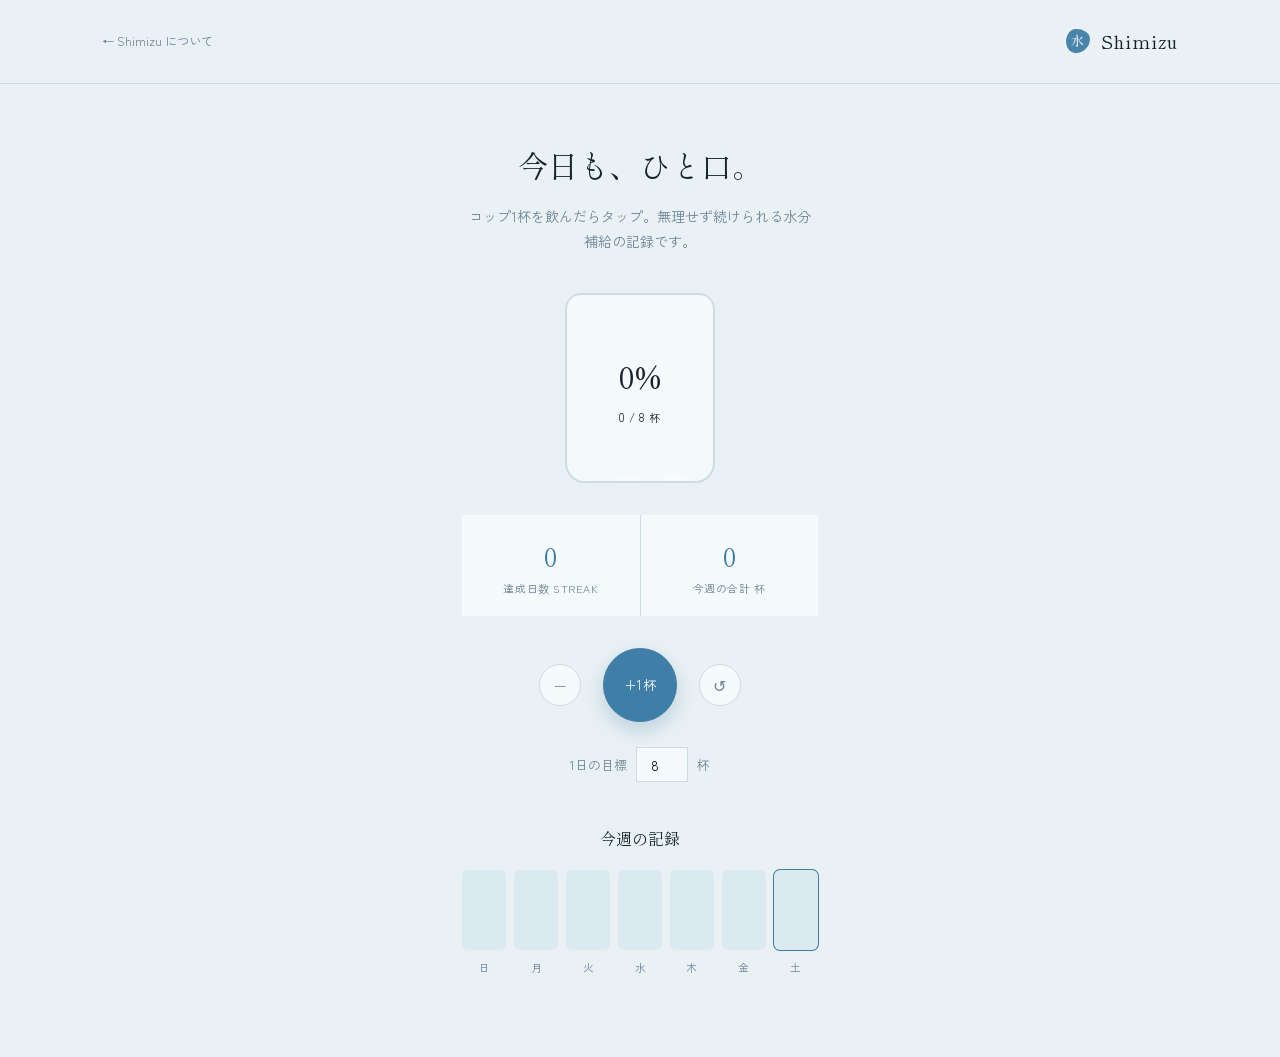
<file: apps/shimizu/app/index.html>
<!DOCTYPE html>
<html lang="ja">
<head>
<meta charset="UTF-8">
<meta name="viewport" content="width=device-width, initial-scale=1.0">
<title>Shimizu — 水分補給リマインダー | YOUKOKU STUDIO</title>
<meta name="description" content="山の湧き水をイメージした、毎日の水分補給をやさしく記録するリマインダーアプリ">
<link rel="icon" href="data:image/svg+xml,<svg xmlns=%22http://www.w3.org/2000/svg%22 viewBox=%220 0 100 100%22><text y=%22.9em%22 font-size=%2290%22 fill=%22%233f7ea6%22>○</text></svg>">
<link rel="preconnect" href="https://fonts.googleapis.com">
<link rel="preconnect" href="https://fonts.gstatic.com" crossorigin>
<link href="https://fonts.googleapis.com/css2?family=Zen+Kaku+Gothic+New:wght@400;500;700;900&family=Shippori+Mincho:wght@400;500;600;700;800&display=swap" rel="stylesheet">
<style>
:root{
  --bg:#eaf1f4; --ink:#16232b; --ink-soft:#6d8496; --line:#cddce3;
  --accent:#3f7ea6; --accent-soft:#dbe9f0; --paper:#f4f9fb;
  --serif:'Shippori Mincho', serif;
  --sans:'Zen Kaku Gothic New','Hiragino Kaku Gothic ProN','Yu Gothic',sans-serif;
  --ease:cubic-bezier(.16,1,.3,1);
}
*,*::before,*::after{ box-sizing:border-box; }
body{ margin:0; background:var(--bg); color:var(--ink); font-family:var(--sans); line-height:1.8; -webkit-font-smoothing:antialiased; }
a{ color:inherit; text-decoration:none; }
button{ font-family:inherit; cursor:pointer; }
input{ font-family:inherit; }

.topbar{ display:flex; align-items:center; justify-content:space-between; padding:1.6rem 8vw; border-bottom:1px solid var(--line); }
.back{ font-size:.78rem; color:var(--ink-soft); }
.back:hover{ color:var(--ink); }
.applogo{ font-family:var(--serif); font-weight:400; font-size:1.1rem; display:flex; align-items:center; gap:.7rem; letter-spacing:.05em; }
.hanko{
  display:inline-flex; align-items:center; justify-content:center; flex-shrink:0;
  width:1.5rem; height:1.5rem; border-radius:42% 58% 61% 39% / 55% 42% 58% 45%;
  background:var(--accent); color:var(--paper);
  font-family:var(--serif); font-weight:500; font-size:.82rem; line-height:1; transform:rotate(-3deg); opacity:.94;
}

main{ max-width:560px; margin:0 auto; padding:3.4rem 8vw 5rem; }

.hero{ margin-bottom:2.4rem; text-align:center; }
.hero h1{ font-family:var(--serif); font-weight:400; font-size:clamp(1.5rem,4.4vw,1.9rem); margin:0 0 .7rem; letter-spacing:.02em; }
.hero p{ color:var(--ink-soft); margin:0; font-size:.88rem; }

.tank-wrap{ display:flex; justify-content:center; margin-bottom:2rem; }
.tank{
  position:relative; width:150px; height:190px; border:2px solid var(--line); border-radius:16px 16px 20px 20px;
  overflow:hidden; background:var(--paper);
}
.tank-water{
  position:absolute; left:0; right:0; bottom:0; height:0%; background:linear-gradient(180deg, var(--accent), #2c5f80);
  transition:height 1s var(--ease);
}
.tank-water::before{
  content:''; position:absolute; top:-6px; left:0; width:200%; height:14px;
  background:repeating-linear-gradient(90deg, rgba(255,255,255,.35) 0 24px, transparent 24px 48px);
  border-radius:50%; animation:wave 3.2s linear infinite;
}
@keyframes wave{ from{ transform:translateX(0); } to{ transform:translateX(-48px); } }
.tank-label{
  position:relative; z-index:1; height:100%; display:flex; align-items:center; justify-content:center;
  flex-direction:column; gap:.2rem;
}
.tank-pct{ font-family:var(--serif); font-size:1.9rem; font-weight:400; }
.tank-sub{ font-size:.7rem; letter-spacing:.05em; }

.summary{ display:flex; gap:1px; margin-bottom:2rem; background:var(--line); }
.summary-card{ flex:1; background:var(--paper); padding:1.1rem 1rem; text-align:center; }
.summary-num{ font-family:var(--serif); font-size:1.6rem; font-weight:400; color:var(--accent); font-variant-numeric:tabular-nums; }
.summary-label{ font-size:.68rem; color:var(--ink-soft); letter-spacing:.05em; }

.controls{ display:flex; align-items:center; justify-content:center; gap:1.4rem; margin-bottom:1.6rem; }
.add-btn{
  width:4.6rem; height:4.6rem; border-radius:50%; border:1px solid var(--accent); background:var(--accent);
  color:#fff; font-size:.82rem; letter-spacing:.02em; box-shadow:0 8px 20px rgba(63,126,166,.28);
  transition:transform .2s var(--ease), box-shadow .2s var(--ease);
}
.add-btn:hover{ transform:translateY(-2px); box-shadow:0 10px 26px rgba(63,126,166,.36); }
.add-btn:active{ transform:translateY(0); }
.minor-btn{
  width:2.6rem; height:2.6rem; border-radius:50%; border:1px solid var(--line); background:var(--paper);
  color:var(--ink-soft); font-size:1rem;
}
.minor-btn:hover{ border-color:var(--accent); color:var(--accent); }

.goal-row{ display:flex; align-items:center; justify-content:center; gap:.6rem; margin-bottom:2.6rem; font-size:.8rem; color:var(--ink-soft); }
.goal-row input{
  width:3.2rem; text-align:center; border:1px solid var(--line); background:var(--paper); padding:.4rem; font-size:.85rem;
}

.week h2{ font-family:var(--serif); font-weight:400; font-size:1rem; margin:0 0 1.1rem; text-align:center; }
.week-grid{ display:flex; justify-content:space-between; gap:.5rem; }
.week-day{ display:flex; flex-direction:column; align-items:center; gap:.5rem; flex:1; }
.week-bar-track{ width:100%; height:80px; background:var(--accent-soft); border-radius:6px; position:relative; overflow:hidden; }
.week-bar-fill{ position:absolute; bottom:0; left:0; width:100%; background:var(--accent); border-radius:6px 6px 0 0; }
.week-day.today .week-bar-track{ box-shadow:0 0 0 1px var(--accent); }
.week-day span{ font-size:.66rem; color:var(--ink-soft); }
</style>
</head>
<body>

<header class="topbar">
  <a href="../index.html" class="back">← Shimizu について</a>
  <div class="applogo"><span class="hanko">水</span>Shimizu</div>
</header>

<main>
  <div class="hero">
    <h1>今日も、ひと口。</h1>
    <p>コップ1杯を飲んだらタップ。無理せず続けられる水分補給の記録です。</p>
  </div>

  <div class="tank-wrap">
    <div class="tank">
      <div class="tank-water" id="tankWater"></div>
      <div class="tank-label">
        <span class="tank-pct" id="tankPct">0%</span>
        <span class="tank-sub" id="tankSub">0 / 8 杯</span>
      </div>
    </div>
  </div>

  <div class="summary">
    <div class="summary-card">
      <div class="summary-num" id="statStreak">0</div>
      <div class="summary-label">達成日数 STREAK</div>
    </div>
    <div class="summary-card">
      <div class="summary-num" id="statTotal">0</div>
      <div class="summary-label">今週の合計 杯</div>
    </div>
  </div>

  <div class="controls">
    <button class="minor-btn" id="minusBtn" aria-label="1杯減らす">−</button>
    <button class="add-btn" id="plusBtn">+1杯</button>
    <button class="minor-btn" id="resetBtn" aria-label="今日をリセット">↺</button>
  </div>

  <div class="goal-row">
    <span>1日の目標</span>
    <input type="number" id="goalInput" min="1" max="20" value="8">
    <span>杯</span>
  </div>

  <div class="week">
    <h2>今週の記録</h2>
    <div class="week-grid" id="weekGrid"></div>
  </div>
</main>

<script>
(() => {
  'use strict';
  const STORE_KEY = 'shimizu_log_v1';
  const GOAL_KEY = 'shimizu_goal_v1';
  const DAY_MS = 86400000;

  const toDateStr = (d) => {
    const yy = d.getFullYear(), mm = String(d.getMonth()+1).padStart(2,'0'), dd = String(d.getDate()).padStart(2,'0');
    return `${yy}-${mm}-${dd}`;
  };
  const today = () => toDateStr(new Date());
  const last7 = () => {
    const arr = [];
    for (let i = 6; i >= 0; i--) arr.push(toDateStr(new Date(Date.now() - i*DAY_MS)));
    return arr;
  };
  const dayLabel = (dateStr) => {
    const d = new Date(dateStr + 'T00:00:00');
    return ['日','月','火','水','木','金','土'][d.getDay()];
  };

  let log = JSON.parse(localStorage.getItem(STORE_KEY) || '{}');
  let goal = parseInt(localStorage.getItem(GOAL_KEY) || '8', 10);
  const save = () => localStorage.setItem(STORE_KEY, JSON.stringify(log));
  const saveGoal = () => localStorage.setItem(GOAL_KEY, String(goal));

  function calcStreak() {
    let streak = 0;
    let cursor = new Date();
    while (true) {
      const key = toDateStr(cursor);
      if ((log[key] || 0) >= goal) {
        streak++;
        cursor = new Date(cursor.getTime() - DAY_MS);
      } else if (key === today()) {
        cursor = new Date(cursor.getTime() - DAY_MS);
      } else {
        break;
      }
    }
    return streak;
  }

  function render() {
    const count = log[today()] || 0;
    const pct = Math.min(100, Math.round((count / goal) * 100));
    document.getElementById('tankWater').style.height = pct + '%';
    document.getElementById('tankPct').textContent = pct + '%';
    document.getElementById('tankSub').textContent = `${count} / ${goal} 杯`;
    document.getElementById('statStreak').textContent = calcStreak();

    const days = last7();
    const t = today();
    let weekTotal = 0;
    const grid = document.getElementById('weekGrid');
    grid.innerHTML = days.map((d) => {
      const c = log[d] || 0;
      weekTotal += c;
      const barPct = Math.min(100, Math.round((c / goal) * 100));
      return `
        <div class="week-day ${d === t ? 'today' : ''}">
          <div class="week-bar-track"><div class="week-bar-fill" style="height:${barPct}%"></div></div>
          <span>${dayLabel(d)}</span>
        </div>
      `;
    }).join('');
    document.getElementById('statTotal').textContent = weekTotal;
  }

  document.getElementById('plusBtn').addEventListener('click', () => {
    const t = today();
    log[t] = (log[t] || 0) + 1;
    save();
    render();
  });
  document.getElementById('minusBtn').addEventListener('click', () => {
    const t = today();
    log[t] = Math.max(0, (log[t] || 0) - 1);
    save();
    render();
  });
  document.getElementById('resetBtn').addEventListener('click', () => {
    const t = today();
    log[t] = 0;
    save();
    render();
  });
  document.getElementById('goalInput').addEventListener('change', (e) => {
    goal = Math.max(1, Math.min(20, parseInt(e.target.value, 10) || 8));
    e.target.value = goal;
    saveGoal();
    render();
  });

  document.getElementById('goalInput').value = goal;
  render();
})();
</script>
</body>
</html>
</file>
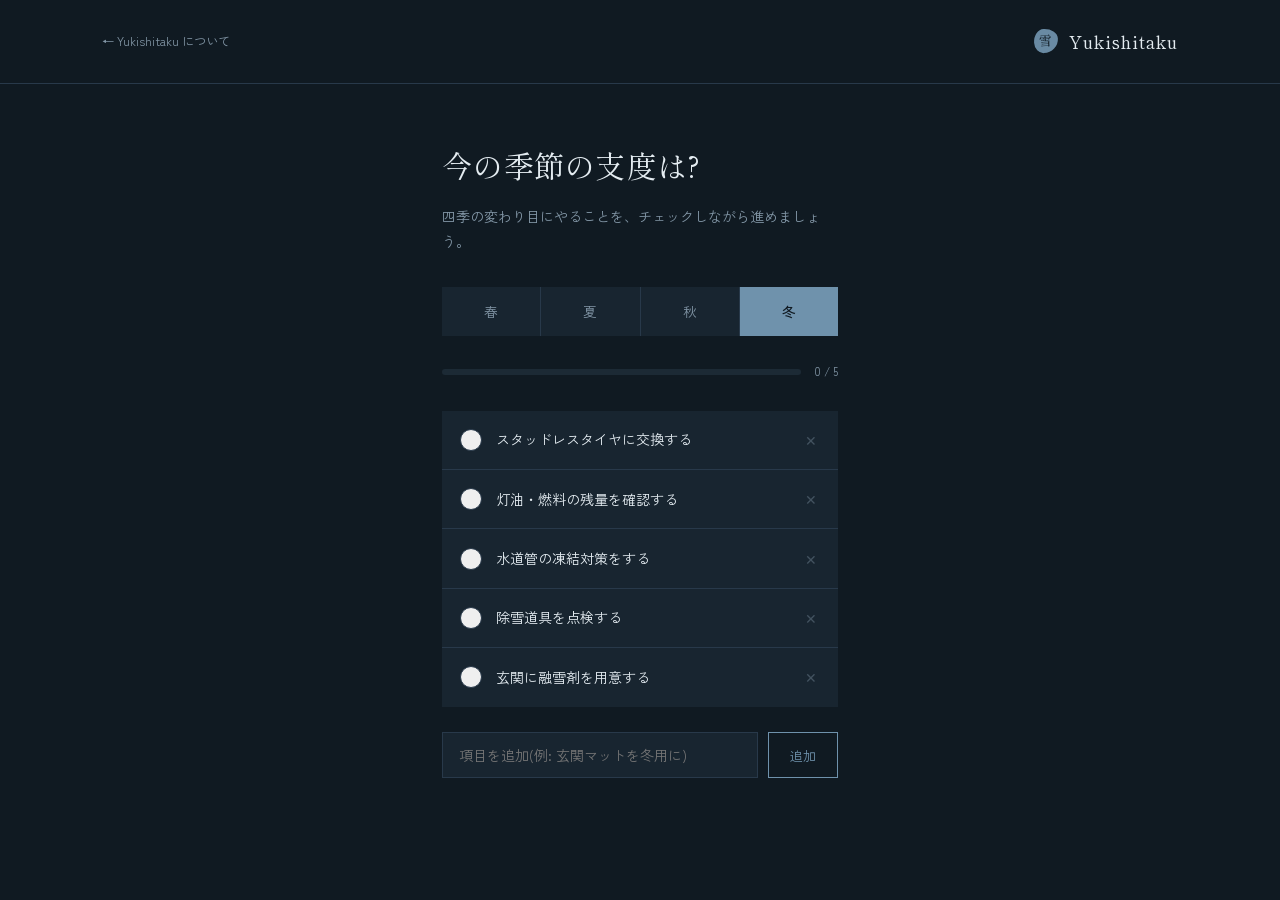
<file: apps/yukishitaku/app/index.html>
<!DOCTYPE html>
<html lang="ja">
<head>
<meta charset="UTF-8">
<meta name="viewport" content="width=device-width, initial-scale=1.0">
<title>Yukishitaku — 季節の暮らし支度チェックリスト | YOUKOKU STUDIO</title>
<meta name="description" content="長野の四季にあわせた、暮らしの支度チェックリストアプリ">
<link rel="icon" href="data:image/svg+xml,<svg xmlns=%22http://www.w3.org/2000/svg%22 viewBox=%220 0 100 100%22><text y=%22.9em%22 font-size=%2290%22 fill=%22%235c7a91%22>✓</text></svg>">
<link rel="preconnect" href="https://fonts.googleapis.com">
<link rel="preconnect" href="https://fonts.gstatic.com" crossorigin>
<link href="https://fonts.googleapis.com/css2?family=Zen+Kaku+Gothic+New:wght@400;500;700;900&family=Shippori+Mincho:wght@400;500;600;700;800&display=swap" rel="stylesheet">
<style>
:root{
  --bg:#101a22; --ink:#e4ecf1; --ink-soft:#8296a6; --line:#28394a;
  --accent:#6f92ac; --accent-soft:#1c2a35; --paper:#182530;
  --serif:'Shippori Mincho', serif;
  --sans:'Zen Kaku Gothic New','Hiragino Kaku Gothic ProN','Yu Gothic',sans-serif;
  --ease:cubic-bezier(.16,1,.3,1);
}
*,*::before,*::after{ box-sizing:border-box; }
body{ margin:0; background:var(--bg); color:var(--ink); font-family:var(--sans); line-height:1.8; -webkit-font-smoothing:antialiased; }
a{ color:inherit; text-decoration:none; }
button{ font-family:inherit; cursor:pointer; }
input{ font-family:inherit; }

.topbar{ display:flex; align-items:center; justify-content:space-between; padding:1.6rem 8vw; border-bottom:1px solid var(--line); }
.back{ font-size:.78rem; color:var(--ink-soft); }
.back:hover{ color:var(--ink); }
.applogo{ font-family:var(--serif); font-weight:400; font-size:1.1rem; display:flex; align-items:center; gap:.7rem; letter-spacing:.05em; }
.hanko{
  display:inline-flex; align-items:center; justify-content:center; flex-shrink:0;
  width:1.5rem; height:1.5rem; border-radius:42% 58% 61% 39% / 55% 42% 58% 45%;
  background:var(--accent); color:var(--bg);
  font-family:var(--serif); font-weight:500; font-size:.82rem; line-height:1; transform:rotate(-3deg); opacity:.94;
}

main{ max-width:600px; margin:0 auto; padding:3.4rem 8vw 5rem; }

.hero{ margin-bottom:2rem; }
.hero h1{ font-family:var(--serif); font-weight:400; font-size:clamp(1.5rem,4.4vw,1.9rem); margin:0 0 .7rem; letter-spacing:.02em; }
.hero p{ color:var(--ink-soft); margin:0; font-size:.88rem; }

.season-tabs{ display:flex; gap:1px; background:var(--line); margin-bottom:1.6rem; }
.season-tab{
  flex:1; background:var(--paper); border:none; color:var(--ink-soft); padding:.9rem .5rem; font-size:.85rem;
  transition:background .3s, color .3s;
}
.season-tab.active{ background:var(--accent); color:var(--bg); font-weight:500; }

.progress-row{ display:flex; align-items:center; gap:.8rem; margin-bottom:1.8rem; }
.progress-track{ flex:1; height:6px; background:var(--accent-soft); border-radius:3px; overflow:hidden; }
.progress-fill{ height:100%; background:var(--accent); transition:width .5s var(--ease); }
.progress-label{ font-size:.72rem; color:var(--ink-soft); white-space:nowrap; }

.item-list{ display:flex; flex-direction:column; gap:1px; background:var(--line); margin-bottom:1.6rem; }
.item{ background:var(--paper); padding:1rem 1.1rem; display:flex; align-items:center; gap:.9rem; }
.item-check{
  width:22px; height:22px; border-radius:50%; border:1px solid var(--line); flex-shrink:0;
  display:flex; align-items:center; justify-content:center; color:var(--bg); font-size:.7rem;
  transition:background .2s, border-color .2s;
}
.item-check.done{ background:var(--accent); border-color:var(--accent); }
.item-text{ flex:1; font-size:.88rem; }
.item.done .item-text{ color:var(--ink-soft); text-decoration:line-through; }
.item-del{ border:none; background:none; color:var(--ink-soft); opacity:.4; font-size:.85rem; padding:.2rem; }
.item-del:hover{ opacity:1; color:#c96a5a; }

.add-form{ display:flex; gap:.6rem; }
.add-form input{
  flex:1; border:1px solid var(--line); background:var(--paper); color:var(--ink);
  padding:.75rem 1rem; font-size:.88rem; outline:none;
}
.add-form input:focus{ border-color:var(--accent); }
.add-form button{
  border:1px solid var(--accent); background:transparent; color:var(--accent); padding:0 1.3rem;
  font-size:.8rem; transition:background .3s, color .3s;
}
.add-form button:hover{ background:var(--accent); color:var(--bg); }
</style>
</head>
<body>

<header class="topbar">
  <a href="../index.html" class="back">← Yukishitaku について</a>
  <div class="applogo"><span class="hanko">雪</span>Yukishitaku</div>
</header>

<main>
  <div class="hero">
    <h1>今の季節の支度は?</h1>
    <p>四季の変わり目にやることを、チェックしながら進めましょう。</p>
  </div>

  <div class="season-tabs" id="seasonTabs">
    <button class="season-tab" data-season="spring">春</button>
    <button class="season-tab" data-season="summer">夏</button>
    <button class="season-tab" data-season="autumn">秋</button>
    <button class="season-tab" data-season="winter">冬</button>
  </div>

  <div class="progress-row">
    <div class="progress-track"><div class="progress-fill" id="progressFill"></div></div>
    <span class="progress-label" id="progressLabel">0 / 0</span>
  </div>

  <div class="item-list" id="itemList"></div>

  <form class="add-form" id="addForm">
    <input type="text" id="itemInput" placeholder="項目を追加(例: 玄関マットを冬用に)" maxlength="40" required>
    <button type="submit">追加</button>
  </form>
</main>

<script>
(() => {
  'use strict';
  const STORE_KEY = 'yukishitaku_v1';

  const DEFAULTS = {
    spring: [
      '冬用タイヤをノーマルタイヤに戻す',
      '除雪道具を片付ける',
      '花粉対策グッズを準備する',
      '換気口・網戸を掃除する',
    ],
    summer: [
      '扇風機・エアコンを点検する',
      '網戸の破れを確認する',
      '熱中症対策グッズを用意する',
      '側溝・排水路を掃除する(台風前)',
    ],
    autumn: [
      '灯油を注文する',
      '冬服・布団を出す',
      'スタッドレスタイヤ交換を予約する',
      '台風・霜対策をする',
    ],
    winter: [
      'スタッドレスタイヤに交換する',
      '灯油・燃料の残量を確認する',
      '水道管の凍結対策をする',
      '除雪道具を点検する',
      '玄関に融雪剤を用意する',
    ],
  };
  const SEASON_LABEL = { spring: '春', summer: '夏', autumn: '秋', winter: '冬' };

  function currentSeason() {
    const m = new Date().getMonth() + 1;
    if (m >= 3 && m <= 5) return 'spring';
    if (m >= 6 && m <= 8) return 'summer';
    if (m >= 9 && m <= 11) return 'autumn';
    return 'winter';
  }

  function loadData() {
    const raw = JSON.parse(localStorage.getItem(STORE_KEY) || 'null');
    if (raw) return raw;
    const data = {};
    for (const season of Object.keys(DEFAULTS)) {
      data[season] = DEFAULTS[season].map((text, i) => ({ id: `${season}-${i}`, text, done: false }));
    }
    return data;
  }

  let data = loadData();
  let season = currentSeason();
  const save = () => localStorage.setItem(STORE_KEY, JSON.stringify(data));

  function renderTabs() {
    document.querySelectorAll('.season-tab').forEach((btn) => {
      btn.classList.toggle('active', btn.dataset.season === season);
    });
  }

  function render() {
    renderTabs();
    const items = data[season] || [];
    const done = items.filter((it) => it.done).length;
    document.getElementById('progressLabel').textContent = `${done} / ${items.length}`;
    document.getElementById('progressFill').style.width = items.length ? `${(done / items.length) * 100}%` : '0%';

    document.getElementById('itemList').innerHTML = items.map((it) => `
      <div class="item ${it.done ? 'done' : ''}">
        <button class="item-check ${it.done ? 'done' : ''}" data-id="${it.id}" aria-label="完了">${it.done ? '✓' : ''}</button>
        <span class="item-text">${escapeHtml(it.text)}</span>
        <button class="item-del" data-del="${it.id}" aria-label="削除">✕</button>
      </div>
    `).join('') || `<div class="item"><span class="item-text">${SEASON_LABEL[season]}の項目はまだありません。</span></div>`;
  }

  function escapeHtml(s) {
    return s.replace(/[&<>"']/g, (c) => ({ '&': '&amp;', '<': '&lt;', '>': '&gt;', '"': '&quot;', "'": '&#39;' }[c]));
  }

  document.getElementById('seasonTabs').addEventListener('click', (e) => {
    const btn = e.target.closest('.season-tab');
    if (!btn) return;
    season = btn.dataset.season;
    render();
  });

  document.getElementById('itemList').addEventListener('click', (e) => {
    const check = e.target.closest('.item-check');
    if (check) {
      const item = data[season].find((it) => it.id === check.dataset.id);
      item.done = !item.done;
      save();
      render();
      return;
    }
    const del = e.target.closest('[data-del]');
    if (del) {
      data[season] = data[season].filter((it) => it.id !== del.dataset.del);
      save();
      render();
    }
  });

  document.getElementById('addForm').addEventListener('submit', (e) => {
    e.preventDefault();
    const input = document.getElementById('itemInput');
    const text = input.value.trim();
    if (!text) return;
    data[season] = data[season] || [];
    data[season].push({ id: season + '-' + Date.now().toString(36), text, done: false });
    input.value = '';
    save();
    render();
  });

  render();
})();
</script>
</body>
</html>
</file>
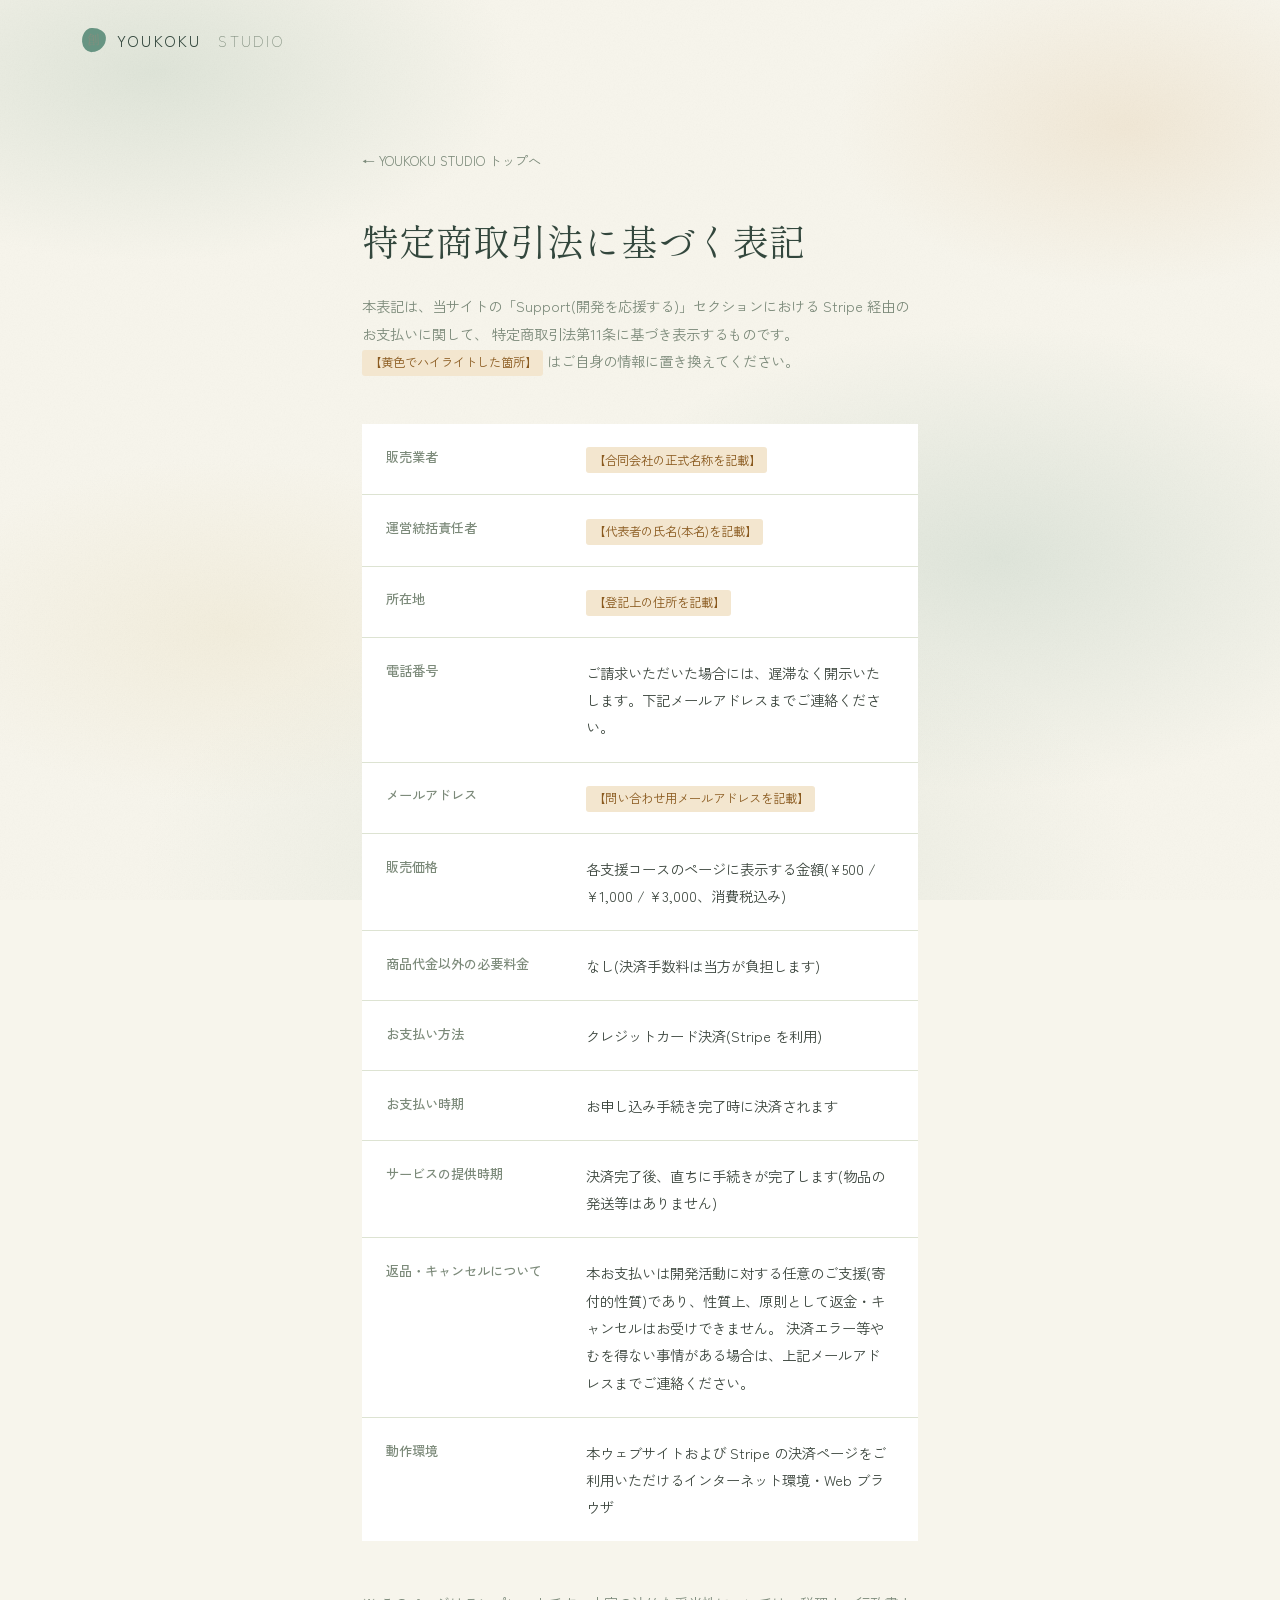
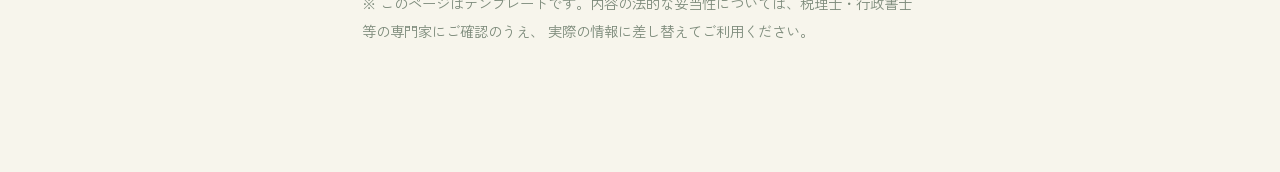
<file: tokushoho.html>
<!DOCTYPE html>
<html lang="ja">
<head>
<meta charset="UTF-8">
<meta name="viewport" content="width=device-width, initial-scale=1.0">
<title>特定商取引法に基づく表記 | YOUKOKU STUDIO</title>
<meta name="description" content="YOUKOKU STUDIO の特定商取引法に基づく表記">
<link rel="icon" href="data:image/svg+xml,<svg xmlns=%22http://www.w3.org/2000/svg%22 viewBox=%220 0 100 100%22><text y=%22.9em%22 font-size=%2290%22 fill=%22%235f8f7d%22>▲</text></svg>">
<meta name="theme-color" content="#f7f5ec">
<link rel="preconnect" href="https://fonts.googleapis.com">
<link rel="preconnect" href="https://fonts.gstatic.com" crossorigin>
<link href="https://fonts.googleapis.com/css2?family=Zen+Kaku+Gothic+New:wght@300;400;500;700;900&family=Shippori+Mincho:wght@400;500;600;700;800&display=swap" rel="stylesheet">
<link rel="stylesheet" href="assets/css/style.css?v=8">
<style>
.legal-main{ max-width:760px; margin:0 auto; padding:9rem 8vw 8rem; }
.legal-main h1{ font-family:var(--serif); font-weight:400; font-size:clamp(1.7rem,4vw,2.3rem); margin:0 0 1rem; color:var(--kuro); }
.legal-lead{ color:var(--ink-soft); font-size:.9rem; margin:0 0 3rem; line-height:1.9; }
.legal-table{ display:flex; flex-direction:column; gap:1px; background:var(--line); margin-bottom:3rem; }
.legal-row{ display:grid; grid-template-columns:11em 1fr; gap:1.5rem; background:var(--paper); padding:1.3rem 1.5rem; }
.legal-row dt{ font-size:.82rem; color:var(--ink-soft); font-weight:500; }
.legal-row dd{ margin:0; font-size:.9rem; color:var(--ink); line-height:1.9; }
.legal-placeholder{
  display:inline-block; background:var(--gold-soft); color:#8a5a1f; padding:.1em .5em;
  border-radius:3px; font-size:.86em;
}
@media (max-width:640px){
  .legal-row{ grid-template-columns:1fr; gap:.4rem; }
}
.legal-back{ font-size:.82rem; color:var(--ink-soft); }
.legal-back:hover{ color:var(--kuro); }
</style>
</head>
<body>

<header class="header">
  <div class="header-inner">
    <a href="index.html#top" class="logo"><span class="hanko">創</span>YOUKOKU<span>STUDIO</span></a>
  </div>
</header>

<main class="legal-main">
  <a href="index.html#top" class="legal-back">← YOUKOKU STUDIO トップへ</a>
  <h1 style="margin-top:2rem;">特定商取引法に基づく表記</h1>
  <p class="legal-lead">
    本表記は、当サイトの「Support(開発を応援する)」セクションにおける Stripe 経由のお支払いに関して、
    特定商取引法第11条に基づき表示するものです。<br>
    <span class="legal-placeholder">【黄色でハイライトした箇所】</span> はご自身の情報に置き換えてください。
  </p>

  <dl class="legal-table">
    <div class="legal-row">
      <dt>販売業者</dt>
      <dd><span class="legal-placeholder">【合同会社の正式名称を記載】</span></dd>
    </div>
    <div class="legal-row">
      <dt>運営統括責任者</dt>
      <dd><span class="legal-placeholder">【代表者の氏名(本名)を記載】</span></dd>
    </div>
    <div class="legal-row">
      <dt>所在地</dt>
      <dd><span class="legal-placeholder">【登記上の住所を記載】</span></dd>
    </div>
    <div class="legal-row">
      <dt>電話番号</dt>
      <dd>
        ご請求いただいた場合には、遅滞なく開示いたします。下記メールアドレスまでご連絡ください。
      </dd>
    </div>
    <div class="legal-row">
      <dt>メールアドレス</dt>
      <dd><span class="legal-placeholder">【問い合わせ用メールアドレスを記載】</span></dd>
    </div>
    <div class="legal-row">
      <dt>販売価格</dt>
      <dd>各支援コースのページに表示する金額(¥500 / ¥1,000 / ¥3,000、消費税込み)</dd>
    </div>
    <div class="legal-row">
      <dt>商品代金以外の必要料金</dt>
      <dd>なし(決済手数料は当方が負担します)</dd>
    </div>
    <div class="legal-row">
      <dt>お支払い方法</dt>
      <dd>クレジットカード決済(Stripe を利用)</dd>
    </div>
    <div class="legal-row">
      <dt>お支払い時期</dt>
      <dd>お申し込み手続き完了時に決済されます</dd>
    </div>
    <div class="legal-row">
      <dt>サービスの提供時期</dt>
      <dd>決済完了後、直ちに手続きが完了します(物品の発送等はありません)</dd>
    </div>
    <div class="legal-row">
      <dt>返品・キャンセルについて</dt>
      <dd>
        本お支払いは開発活動に対する任意のご支援(寄付的性質)であり、性質上、原則として返金・キャンセルはお受けできません。
        決済エラー等やむを得ない事情がある場合は、上記メールアドレスまでご連絡ください。
      </dd>
    </div>
    <div class="legal-row">
      <dt>動作環境</dt>
      <dd>本ウェブサイトおよび Stripe の決済ページをご利用いただけるインターネット環境・Web ブラウザ</dd>
    </div>
  </dl>

  <p class="legal-lead" style="margin-bottom:0;">
    ※ このページはテンプレートです。内容の法的な妥当性については、税理士・行政書士等の専門家にご確認のうえ、
    実際の情報に差し替えてご利用ください。
  </p>
</main>

</body>
</html>
</file>
<file: assets/css/style.css>
/* ============================================================
   YOUKOKU STUDIO — stylesheet (信州水彩 / Nagano watercolor)
   ============================================================ */

:root{
  --bg:#f7f5ec;
  --bg-alt:#eef2e6;
  --paper:#ffffff;
  --kuro:#33473d;
  --ink:#3c463e;
  --ink-soft:#7c8a7a;
  --line:#dde3d2;
  --accent:#5f8f7d;
  --accent-deep:#3f6a5a;
  --accent-soft:#e6efe6;
  --gold:#c9954f;
  --gold-soft:#f3e6cf;
  --sky-a:#eaf1ee;
  --sky-b:#fbf4e6;
  --mtn-far:#c3d2c9;
  --mtn-mid:#9fb8a5;
  --mtn-near:#6c8c74;
  --mtn-fore:#465e4d;
  --serif:'Shippori Mincho', serif;
  --sans:'Zen Kaku Gothic New','Hiragino Kaku Gothic ProN','Yu Gothic',sans-serif;
  --ease:cubic-bezier(.16,1,.3,1);
  --grain:url("data:image/svg+xml,%3Csvg xmlns='http://www.w3.org/2000/svg' width='180' height='180'%3E%3Cfilter id='n'%3E%3CfeTurbulence type='fractalNoise' baseFrequency='0.75' numOctaves='3' stitchTiles='stitch'/%3E%3CfeColorMatrix type='saturate' values='0'/%3E%3C/filter%3E%3Crect width='100%25' height='100%25' filter='url(%23n)'/%3E%3C/svg%3E");
  --wash:
    radial-gradient(ellipse 46% 34% at 12% 8%, rgba(159,184,165,.28), transparent 62%),
    radial-gradient(ellipse 38% 30% at 88% 14%, rgba(201,149,79,.14), transparent 60%),
    radial-gradient(ellipse 50% 40% at 78% 62%, rgba(95,143,125,.16), transparent 65%),
    radial-gradient(ellipse 42% 32% at 18% 70%, rgba(234,225,197,.4), transparent 60%),
    radial-gradient(ellipse 60% 46% at 50% 96%, rgba(159,184,165,.2), transparent 65%);
}

*,*::before,*::after{ box-sizing:border-box; }
html{ scroll-behavior:smooth; }

body{
  margin:0;
  background-color:var(--bg);
  background-image:var(--wash);
  background-attachment:fixed;
  color:var(--ink);
  font-family:var(--sans);
  font-weight:400;
  line-height:1.9;
  -webkit-font-smoothing:antialiased;
  overflow-x:hidden;
  cursor:default;
  position:relative;
}
body::after{
  content:''; position:fixed; inset:0; z-index:-1; pointer-events:none;
  background-image:var(--grain); opacity:.05; mix-blend-mode:multiply;
}

a{ color:inherit; text-decoration:none; }
ul,li{ list-style:none; margin:0; padding:0; }
img{ max-width:100%; display:block; }
button{ font-family:inherit; background:none; border:none; cursor:pointer; }

::selection{ background:var(--accent-soft); color:var(--accent-deep); }

.pc-only{ display:inline; }
@media (max-width:720px){ .pc-only{ display:none; } }

/* ---------- progress ---------- */
.cursor-dot{ display:none; }
.progress-bar{
  position:fixed; top:0; left:0; height:2px; width:0%;
  background:linear-gradient(90deg,var(--accent),var(--gold)); z-index:9998; transition:width .1s linear; opacity:.85;
}

/* ---------- loader ---------- */
.loader{
  position:fixed; inset:0; background:var(--bg); z-index:10000;
  display:flex; align-items:center; justify-content:center;
  transition:transform 1.1s var(--ease);
}
.loader.done{ transform:translateY(-100%); }
.loader-mark{
  font-family:var(--serif); font-weight:300; font-size:1.6rem; color:var(--kuro);
  letter-spacing:.5em; opacity:0; animation:loaderFade 1.6s var(--ease) forwards;
  display:flex; flex-direction:column; align-items:center; gap:1rem;
}
.loader-mark::before{
  content:'▲'; font-size:1rem; color:var(--accent); letter-spacing:0; opacity:.8;
}
@keyframes loaderFade{ 0%{ opacity:0; letter-spacing:.9em; } 100%{ opacity:.85; letter-spacing:.5em; } }

/* ---------- header ---------- */
.header{
  position:fixed; top:0; left:0; right:0; z-index:500;
  display:flex; padding:1.6rem 0;
  transition:background .4s var(--ease), padding .4s var(--ease), border-color .4s, box-shadow .4s;
  border-bottom:1px solid transparent;
}
.header.scrolled{
  background:rgba(247,245,236,.86); backdrop-filter:blur(10px);
  padding:1.1rem 0; border-color:var(--line); box-shadow:0 1px 24px rgba(60,70,62,.06);
}
.header-inner{
  width:100%; max-width:1400px; margin:0 auto; padding:0 6vw;
  display:flex; align-items:center; justify-content:space-between;
}
.logo{
  font-weight:400; font-size:.95rem; letter-spacing:.14em;
  display:inline-flex; align-items:center; gap:.7rem; color:var(--kuro);
}
.logo span{ color:var(--ink-soft); margin-left:.4em; font-weight:300; }

/* ---------- hanko (seal stamp) mark — used sparingly, quietly ---------- */
.hanko{
  display:inline-flex; align-items:center; justify-content:center; flex-shrink:0;
  width:1.5rem; height:1.5rem;
  border-radius:42% 58% 61% 39% / 55% 42% 58% 45%;
  background:var(--accent); color:var(--paper);
  font-family:var(--serif); font-weight:500; font-size:.82rem; line-height:1;
  transform:rotate(-3deg);
  opacity:.94;
}
.hanko-lg{ width:1.5rem; height:1.5rem; font-size:.82rem; }


.nav{ display:flex; gap:2.8rem; }
.nav a{
  position:relative; font-size:.78rem; letter-spacing:.08em; font-weight:400;
  padding-bottom:.2rem; color:var(--ink-soft);
}
.nav a::before{
  content:attr(data-label); color:var(--accent); margin-right:.6em; font-size:.7rem; opacity:.85;
}
.nav a::after{
  content:''; position:absolute; left:0; bottom:0; width:0; height:1px; background:var(--kuro);
  transition:width .5s var(--ease);
}
.nav a:hover::after, .nav a.active::after{ width:100%; }
.nav a:hover, .nav a.active{ color:var(--kuro); }
@media (max-width:900px){ .nav{ display:none; } }

.burger{
  display:none; width:32px; height:20px; position:relative; z-index:600;
}
.burger span{
  position:absolute; left:0; width:100%; height:1px; background:var(--kuro);
  transition:transform .35s var(--ease), opacity .35s var(--ease), top .35s var(--ease);
}
.burger span:nth-child(1){ top:0; }
.burger span:nth-child(2){ top:18px; }
.burger.open span:nth-child(1){ top:9px; transform:rotate(45deg); }
.burger.open span:nth-child(2){ top:9px; transform:rotate(-45deg); }
@media (max-width:900px){ .burger{ display:block; } }

.mobile-nav{
  position:fixed; inset:0; background:var(--bg); z-index:450;
  display:flex; align-items:center; justify-content:center;
  transform:translateY(-100%); transition:transform .7s var(--ease);
}
.mobile-nav.open{ transform:translateY(0); }
.mobile-nav nav{ display:flex; flex-direction:column; gap:1.6rem; text-align:center; }
.mobile-nav a{
  font-family:var(--serif); font-weight:300; font-size:2.1rem; color:var(--kuro);
  display:flex; flex-direction:column; gap:.3rem;
}
.mobile-nav a span{ font-family:var(--sans); font-style:normal; font-size:.72rem; color:var(--ink-soft); letter-spacing:.14em; }

/* ---------- section shared ---------- */
section{ position:relative; padding:10rem 8vw; max-width:1320px; margin:0 auto; }
.section-head{ margin-bottom:6rem; }
.section-num{
  position:relative; overflow:hidden; display:inline-flex; align-items:center; justify-content:center;
  width:2.1rem; height:2.1rem; margin:0 0 1.2rem; background:var(--paper);
  clip-path:polygon(12% 18%,32% 4%,55% 14%,78% 2%,96% 20%,92% 48%,98% 76%,70% 96%,42% 100%,10% 82%,4% 50%);
  font-family:var(--serif); font-weight:500; color:var(--paper); font-size:.92rem;
  box-shadow:0 2px 14px rgba(60,70,62,.1);
}
.section-num::before{
  content:''; position:absolute; inset:0;
  background:linear-gradient(120deg,var(--accent) 30%,var(--accent-deep) 70%);
}
.section-num span{ position:relative; z-index:1; }
.section-title{ display:flex; align-items:baseline; gap:1.8rem; flex-wrap:wrap; margin:0; }
.section-title .jp{
  font-family:var(--serif); font-weight:400; font-size:clamp(2.2rem,5vw,3.6rem); letter-spacing:.03em; color:var(--kuro);
}
.section-title .en{ font-size:.85rem; color:var(--ink-soft); letter-spacing:.05em; }

/* reveal animation base */
.reveal{ opacity:0; transform:translateY(24px); transition:opacity 1.2s var(--ease), transform 1.2s var(--ease); }
.reveal.in{ opacity:1; transform:translateY(0); }
.reveal-line{ display:block; overflow:hidden; }
.reveal-line span{ display:block; transform:translateY(110%); transition:transform 1.1s var(--ease); }
.reveal-line.in span{ transform:translateY(0); }

/* ---------- hero ---------- */
.hero{
  position:relative; min-height:100vh; display:flex; flex-direction:column; justify-content:center;
  padding:8rem 8vw 6rem; overflow:hidden;
  max-width:none; margin:0;
  background:linear-gradient(to bottom, var(--sky-a) 0%, var(--sky-b) 62%, var(--bg) 100%);
}

/* soft watercolor sun/moon glow, low in the sky like an alpine dawn */
.hero-glow{
  position:absolute; top:12%; right:16%; width:26vw; height:26vw; max-width:380px; max-height:380px;
  border-radius:50%; z-index:0; pointer-events:none;
  background:radial-gradient(circle, rgba(243,222,180,.85) 0%, rgba(243,222,180,.3) 42%, transparent 72%);
  filter:blur(6px);
  animation:glowBreathe 8s ease-in-out infinite;
}
@keyframes glowBreathe{ 0%,100%{ opacity:.75; transform:scale(1); } 50%{ opacity:1; transform:scale(1.06); } }

/* drifting mist bands */
.hero-mist{
  position:absolute; left:-10%; width:120%; height:9vh; min-height:64px; z-index:1; pointer-events:none;
  border-radius:50%; filter:blur(20px);
  background:linear-gradient(90deg, transparent, rgba(255,255,255,.75) 32%, rgba(255,255,255,.9) 62%, transparent);
}
.mist-1{ bottom:28%; opacity:.55; animation:mistDrift 46s linear infinite; }
.mist-2{ bottom:16%; opacity:.4; animation:mistDrift 62s linear infinite reverse; }
.mist-3{ bottom:6%; opacity:.5; animation:mistDrift 38s linear infinite; }
@keyframes mistDrift{
  0%{ transform:translateX(-4%); }
  50%{ transform:translateX(4%); }
  100%{ transform:translateX(-4%); }
}

/* layered mountain scenery */
.hero-scenery{
  position:absolute; left:0; right:0; bottom:0; height:34%; min-height:200px; z-index:1; pointer-events:none;
  -webkit-mask-image:linear-gradient(to bottom, transparent 0%, black 30%);
  mask-image:linear-gradient(to bottom, transparent 0%, black 30%);
}
.hero-scenery svg{ position:absolute; left:0; bottom:0; width:100%; height:100%; }
.mountain-layer{ will-change:transform; }

/* floating leaves */
.leaf-field{ position:absolute; inset:0; z-index:2; pointer-events:none; overflow:hidden; }
.leaf{
  position:absolute; top:-6%; width:9px; height:13px; opacity:0;
  background:var(--gold); border-radius:0 70% 0 70%;
  animation:leafFall linear infinite;
}
.leaf.alt{ background:var(--accent); }
@keyframes leafFall{
  0%{ transform:translate(0,0) rotate(0deg); opacity:0; }
  8%{ opacity:.75; }
  92%{ opacity:.65; }
  100%{ transform:translate(var(--drift,40px),118vh) rotate(340deg); opacity:0; }
}

.hero-inner{ position:relative; z-index:3; max-width:1000px; }
.hero-eyebrow{
  font-family:var(--serif); font-weight:400; font-size:1rem; color:var(--accent-deep);
  margin:0 0 1.4rem; letter-spacing:.12em;
}
.hero-title{
  font-family:var(--serif); font-weight:400; font-size:clamp(2.6rem,7.5vw,5.8rem);
  line-height:1.3; margin:0 0 1.8rem; letter-spacing:.03em; color:var(--kuro);
}
.hero-title .accent{ color:var(--accent); }
.hero-desc{
  font-size:.98rem; color:var(--ink-soft); max-width:34em; margin:0 0 2.2rem; line-height:1.9;
}
.hero-cta{ display:flex; gap:1.4rem; flex-wrap:wrap; margin-bottom:2.4rem; }

.btn{
  position:relative; display:inline-flex; align-items:center; justify-content:center;
  padding:1rem 2.1rem; font-size:.8rem; letter-spacing:.1em; font-weight:400;
  border-radius:2px; transition:background .4s var(--ease), color .4s var(--ease), border-color .4s var(--ease), box-shadow .4s var(--ease);
}
.btn span{ position:relative; }
.btn-primary{
  position:relative; overflow:hidden; background:var(--kuro); color:var(--bg); border:1px solid var(--kuro);
  box-shadow:0 6px 20px rgba(63,106,90,.18);
}
.btn-primary::before{
  content:''; position:absolute; inset:0; z-index:0;
  background:linear-gradient(115deg,transparent 55%,var(--accent) 60%,var(--gold) 96%);
  opacity:0; transition:opacity .4s var(--ease);
}
.btn-primary span{ position:relative; z-index:1; }
.btn-primary:hover::before{ opacity:1; }
.btn-primary:hover{ border-color:var(--accent); box-shadow:0 10px 26px rgba(63,106,90,.26); }
.btn-line{ border:1px solid var(--line); color:var(--ink-soft); background:rgba(255,255,255,.5); }
.btn-line:hover{ border-color:var(--kuro); color:var(--kuro); }
.btn-lg{ padding:1.15rem 2.6rem; font-size:.82rem; }
.btn:disabled{ opacity:.45; cursor:default; }
.btn:disabled:hover{ background:transparent; color:var(--ink); border-color:var(--line); }

/* ---------- install sheet ---------- */
#installSheet{ position:fixed; inset:0; z-index:1000; display:flex; align-items:flex-end; justify-content:center; }
.ios-sheet-backdrop{ position:absolute; inset:0; background:rgba(60,70,62,.35); }
.ios-sheet{
  position:relative; width:100%; max-width:420px; background:var(--paper); border-radius:8px 8px 0 0;
  padding:2.2rem 2rem 2.4rem; box-shadow:0 -4px 30px rgba(60,54,48,.12); animation:sheetUp .4s var(--ease);
  border:1px solid var(--line); border-bottom:none;
}
@keyframes sheetUp{ from{ transform:translateY(100%); } to{ transform:translateY(0); } }
.ios-sheet-title{ font-family:var(--serif); font-weight:400; font-size:1.2rem; margin:0 0 1.4rem; letter-spacing:.04em; color:var(--kuro); }
.ios-sheet ol{ margin:0 0 1.8rem; padding-left:1.2rem; display:flex; flex-direction:column; gap:.8rem; font-size:.86rem; color:var(--ink-soft); }
.ios-sheet ol strong{ color:var(--kuro); font-weight:500; }
.ios-sheet-note{ font-size:.76rem; color:var(--ink-soft); margin:0 0 1.8rem; }
.ios-sheet-close{
  width:100%; border:1px solid var(--line); background:transparent; border-radius:4px; padding:.9rem;
  font-size:.82rem; color:var(--kuro); letter-spacing:.05em;
}
.ios-sheet-close:hover{ border-color:var(--kuro); }
@media (min-width:480px){
  #installSheet{ align-items:center; }
  .ios-sheet{ border-radius:8px; border-bottom:1px solid var(--line); }
}

.hero-scroll{
  position:absolute; bottom:5rem; left:8vw; display:flex; align-items:center; gap:.9rem; z-index:3;
}
.hero-scroll span{ font-size:.68rem; letter-spacing:.2em; color:var(--ink-soft); writing-mode:vertical-rl; }
.scroll-line{ width:1px; height:60px; background:var(--line); position:relative; overflow:hidden; }
.scroll-line::after{
  content:''; position:absolute; top:-100%; left:0; width:100%; height:100%; background:var(--accent);
  animation:scrollLine 3s ease-in-out infinite; opacity:.8;
}
@keyframes scrollLine{ 0%{ top:-100%; } 60%{ top:100%; } 100%{ top:100%; } }

.marquee{
  position:absolute; bottom:0; left:0; width:100%; overflow:hidden;
  border-top:1px solid var(--line); padding:1.3rem 0; background:rgba(247,245,236,.82); backdrop-filter:blur(6px); z-index:3;
}
.marquee-track{ display:flex; width:max-content; }
.marquee-track span{
  font-family:var(--serif); font-weight:300; font-size:.86rem; color:var(--ink-soft);
  white-space:nowrap; padding-right:1em; letter-spacing:.08em;
}
.marquee-track span:last-child{ display:none; }

/* ---------- ridge-mark: a soft watercolor ridgeline band between sections ---------- */
.ridge-mark{
  position:relative; height:40px; background:var(--bg); overflow:hidden;
}
.ridge-mark-inner{
  position:absolute; inset:-2px 0;
  clip-path:polygon(0% 60%,3% 30%,7% 55%,11% 22%,16% 58%,21% 32%,26% 52%,31% 15%,36% 48%,41% 34%,46% 56%,51% 20%,56% 50%,61% 30%,66% 58%,71% 18%,76% 48%,81% 32%,86% 54%,91% 24%,96% 50%,100% 35%,100% 100%,0% 100%);
  background:linear-gradient(120deg,var(--accent) 0%,var(--accent-deep) 55%,var(--gold) 100%);
  opacity:.85;
}
.ridge-mark-inner::before{
  content:''; position:absolute; inset:0; background-image:var(--grain); mix-blend-mode:overlay; opacity:.25;
}

/* ---------- works ---------- */
.work-list{ display:flex; flex-direction:column; }
.work-item{ border-top:1px solid var(--line); }
.work-item:last-child{ border-bottom:1px solid var(--line); }
.work-link{
  display:grid; grid-template-columns:.85fr 1.15fr; gap:5vw; align-items:center;
  padding:4.5rem 0; transition:opacity .5s var(--ease);
}
.work-link:hover{ opacity:.82; }
@media (max-width:820px){
  .work-link{ grid-template-columns:1fr; gap:1.8rem; padding:3rem 0; }
}

.work-visual{
  aspect-ratio:4/3; background:var(--paper); border:1px solid var(--line);
  display:flex; align-items:center; justify-content:center; position:relative;
  box-shadow:0 10px 30px rgba(60,70,62,.06);
}
.work-mock{ height:80%; }
.mock-phone{
  height:100%; width:auto; aspect-ratio:9/17.5; background:var(--kuro); border-radius:14px; padding:8px;
}
.mock-screen{
  height:100%; border-radius:6px; background:var(--paper);
  padding:1.4rem 1rem; display:flex; flex-direction:column; gap:.55rem;
}
.mock-screen.dark{ background:var(--bg-alt); }
.mock-icon{
  width:34px; height:34px; position:relative; overflow:hidden; background:var(--paper); color:var(--paper);
  display:flex; align-items:center; justify-content:center; font-size:1rem; margin-bottom:.4rem; border-radius:8px;
}
.mock-icon::before{
  content:''; position:absolute; inset:0;
  background:linear-gradient(135deg,var(--accent) 30%,var(--gold) 90%);
}
.mock-icon span{ position:relative; z-index:1; }
.mock-bar{ height:6px; background:var(--line); width:80%; border-radius:3px; }
.mock-bar.short{ width:45%; }
.mock-screen.dark .mock-bar{ background:#d7ddd0; }
.mock-card{ height:32px; background:var(--bg); margin-top:.3rem; border-radius:4px; }
.mock-wave{
  margin-top:.6rem; height:40px;
  background:repeating-linear-gradient(90deg,var(--accent) 0 2px,transparent 2px 8px);
  opacity:.55;
}
.mock-dots{ display:flex; gap:.4rem; margin-top:auto; }
.mock-dots span{ width:7px; height:7px; border-radius:50%; background:var(--line); }
.mock-dots span:first-child{ background:var(--accent); }
.mock-grid{ display:grid; grid-template-columns:1fr 1fr; gap:.5rem; margin-top:.5rem; }
.mock-grid span{ height:26px; background:var(--bg); border-radius:4px; }
.mock-ring{
  width:64px; height:64px; border-radius:50%; margin:1rem auto 0;
  border:4px solid var(--line); border-top-color:var(--accent); opacity:.9;
}

.work-tag{
  display:inline-block; font-size:.7rem; letter-spacing:.1em; color:var(--accent-deep);
  border:1px solid var(--line); background:var(--accent-soft); padding:.35em 1em; margin-bottom:1.6rem;
}
.work-name{ font-family:var(--serif); font-weight:400; font-size:clamp(1.5rem,2.6vw,2.1rem); margin:0 0 1.1rem; letter-spacing:.02em; color:var(--kuro); }
.work-desc{ color:var(--ink-soft); font-size:.92rem; max-width:34em; margin:0 0 1.8rem; }
.work-meta{ display:flex; gap:1.8rem; font-size:.76rem; color:var(--ink-soft); letter-spacing:.04em; }
.work-meta span:last-child{ color:var(--accent-deep); }

/* ---------- about ---------- */
.about{ background:var(--bg-alt); color:var(--ink); margin-top:1px; position:relative; overflow:hidden; }
.about::before{
  content:''; position:absolute; inset:0; background-image:var(--grain);
  mix-blend-mode:multiply; opacity:.04; pointer-events:none;
}
.about .section-num{ box-shadow:0 0 0 1px rgba(60,70,62,.06); }
.about .section-title .jp{ color:var(--kuro); }
.about .section-title .en{ color:var(--ink-soft); }
.about-body{ max-width:860px; position:relative; z-index:1; }
.about-lead{
  font-family:var(--serif); font-weight:300; font-size:clamp(1.35rem,2.6vw,1.9rem);
  line-height:1.85; margin:0 0 2.6rem; color:var(--kuro);
}
.about-text{ color:var(--ink-soft); font-size:.94rem; max-width:44em; margin:0 0 4.5rem; }

.stats{ display:grid; grid-template-columns:repeat(4,1fr); gap:2rem; border-top:1px solid var(--line); padding-top:2.8rem; }
.stat{ display:flex; flex-direction:column; gap:.5rem; }
.stat-num{ font-family:var(--serif); font-weight:300; font-size:clamp(1.9rem,3.4vw,2.8rem); color:var(--accent-deep); }
.stat-num.plus::after{ content:'+'; }
.stat-num.suffix-pct::after{ content:'%'; }
.stat-num.prefix-yen::before{ content:'¥'; }
.stat-label{ font-size:.72rem; color:var(--ink-soft); letter-spacing:.08em; }
@media (max-width:720px){ .stats{ grid-template-columns:repeat(2,1fr); } }

/* ---------- service ---------- */
.service-list{ display:grid; grid-template-columns:repeat(4,1fr); gap:1px; background:var(--line); }
.service-item{
  background:var(--bg); padding:3rem 2.2rem; display:flex; flex-direction:column; gap:1.1rem;
  transition:background .5s var(--ease), transform .5s var(--ease);
}
.service-item:hover{ background:var(--paper); transform:translateY(-4px); }
.service-index{ font-family:var(--serif); font-weight:400; color:var(--accent-deep); font-size:1.05rem; opacity:.9; }
.service-item h3{ margin:0; font-size:1rem; font-weight:500; letter-spacing:.02em; color:var(--kuro); }
.service-item p{ margin:0; font-size:.83rem; color:var(--ink-soft); }
@media (max-width:900px){ .service-list{ grid-template-columns:1fr 1fr; } }
@media (max-width:560px){ .service-list{ grid-template-columns:1fr; } }

/* ---------- support ---------- */
.support-body{ max-width:900px; }
.support-lead{
  font-family:var(--serif); font-weight:300; font-size:clamp(1.15rem,2.2vw,1.5rem);
  line-height:1.85; margin:0 0 3rem; color:var(--kuro);
}
.support-list{ display:grid; grid-template-columns:repeat(3,1fr); gap:1px; background:var(--line); margin-bottom:2rem; }
.support-item{
  background:var(--bg); padding:3rem 2rem; display:flex; flex-direction:column; gap:.7rem; align-items:flex-start;
  transition:background .5s var(--ease), transform .5s var(--ease);
}
.support-item:hover{ background:var(--paper); transform:translateY(-4px); }
.support-index{ font-family:var(--serif); font-weight:400; color:var(--accent-deep); font-size:1.05rem; opacity:.9; }
.support-amount{ font-family:var(--serif); font-weight:400; font-size:clamp(1.6rem,3vw,2.2rem); color:var(--kuro); }
.support-label{ font-size:.82rem; color:var(--ink-soft); }
.support-note{ font-size:.76rem; color:var(--ink-soft); }
@media (max-width:900px){ .support-list{ grid-template-columns:1fr 1fr; } }
@media (max-width:560px){ .support-list{ grid-template-columns:1fr; } }

/* ---------- news ---------- */
.news-list{ border-top:1px solid var(--line); }
.news-item{
  display:flex; align-items:center; gap:2rem; padding:1.8rem 0; border-bottom:1px solid var(--line);
}
.news-date{ font-family:var(--serif); font-weight:400; color:var(--ink-soft); width:7em; flex-shrink:0; font-variant-numeric:tabular-nums; }
.news-cat{
  font-size:.68rem; letter-spacing:.08em; color:var(--accent-deep); border:1px solid var(--line); background:var(--accent-soft);
  padding:.35em 1em; flex-shrink:0;
}
.news-title{ font-size:.9rem; color:var(--kuro); }
@media (max-width:640px){
  .news-item{ flex-wrap:wrap; gap:.6rem 1rem; }
  .news-title{ width:100%; order:3; }
}

/* ---------- contact ---------- */
.contact{ position:relative; text-align:center; padding-top:9rem; padding-bottom:12rem; overflow:hidden; }
.contact-title{
  font-family:var(--serif); font-weight:300; font-size:clamp(2rem,5.5vw,4rem); line-height:1.4; margin:1.2rem 0 2rem; color:var(--kuro);
}
.contact-title .accent{ color:var(--accent); }
.contact-desc{ color:var(--ink-soft); margin:0 0 2.4rem; }
.contact-mail{
  display:inline-block; font-family:var(--serif); font-weight:300; font-size:clamp(1.2rem,2.6vw,1.6rem);
  border-bottom:1px solid var(--line); padding-bottom:.3rem; margin-bottom:3rem; letter-spacing:.03em; color:var(--kuro);
  transition:color .3s, border-color .3s;
}
.contact-mail:hover{ color:var(--accent-deep); border-color:var(--accent); }
.contact-cta{ display:flex; justify-content:center; }

/* ---------- footer ---------- */
.footer{ border-top:1px solid var(--line); padding:4.5rem 8vw 2.4rem; }
.footer-inner{
  display:flex; flex-wrap:wrap; gap:2.5rem; justify-content:space-between; align-items:center;
  max-width:1320px; margin:0 auto 3.5rem;
}
.footer-logo{ font-family:var(--serif); font-weight:400; font-size:1.05rem; letter-spacing:.1em; display:inline-flex; align-items:center; gap:.8rem; color:var(--kuro); }
.footer-links{ display:flex; gap:2rem; font-size:.8rem; color:var(--ink-soft); }
.footer-links a{ position:relative; }
.footer-links a::after{ content:''; position:absolute; left:0; bottom:-3px; width:0; height:1px; background:var(--kuro); transition:width .4s var(--ease); }
.footer-links a:hover::after{ width:100%; }
.footer-sns{ display:flex; gap:1.6rem; font-size:.8rem; color:var(--ink-soft); }

.footer-bottom{
  display:flex; justify-content:space-between; align-items:center;
  max-width:1320px; margin:0 auto; font-size:.72rem; color:var(--ink-soft);
}
.footer-alt-link{ margin-left:1.2rem; color:var(--accent-deep); border-bottom:1px solid transparent; transition:border-color .3s; }
.footer-alt-link:hover{ border-color:var(--accent-deep); }
.to-top{
  width:2.4rem; height:2.4rem; border:1px solid var(--line);
  display:flex; align-items:center; justify-content:center; transition:border-color .3s, color .3s;
  color:var(--ink-soft);
}
.to-top:hover{ border-color:var(--kuro); color:var(--kuro); }

/* ---------- responsive tweaks ---------- */
@media (max-width:720px){
  section{ padding:7rem 8vw; }
  .hero-glow{ width:44vw; height:44vw; }
}
@media (prefers-reduced-motion:reduce){
  .hero-glow, .mist-1, .mist-2, .mist-3, .leaf{ animation:none !important; }
}
</file>
<file: apps/shared/detail.css>
/* ============================================================
   YOUKOKU STUDIO — shared app detail page stylesheet (信州水彩)
   ============================================================ */

:root{
  --bg:#f7f5ec; --bg-alt:#eef2e6; --paper:#ffffff; --kuro:#33473d;
  --ink:#3c463e; --ink-soft:#7c8a7a; --line:#dde3d2;
  --accent:#5f8f7d; --accent-deep:#3f6a5a; --accent-soft:#e6efe6;
  --gold:#c9954f;
  --serif:'Shippori Mincho', serif;
  --sans:'Zen Kaku Gothic New','Hiragino Kaku Gothic ProN','Yu Gothic',sans-serif;
  --ease:cubic-bezier(.16,1,.3,1);
  --grain:url("data:image/svg+xml,%3Csvg xmlns='http://www.w3.org/2000/svg' width='180' height='180'%3E%3Cfilter id='n'%3E%3CfeTurbulence type='fractalNoise' baseFrequency='0.75' numOctaves='3' stitchTiles='stitch'/%3E%3CfeColorMatrix type='saturate' values='0'/%3E%3C/filter%3E%3Crect width='100%25' height='100%25' filter='url(%23n)'/%3E%3C/svg%3E");
  --wash:
    radial-gradient(ellipse 46% 34% at 12% 8%, rgba(159,184,165,.26), transparent 62%),
    radial-gradient(ellipse 38% 30% at 88% 14%, rgba(201,149,79,.13), transparent 60%),
    radial-gradient(ellipse 50% 40% at 78% 62%, rgba(95,143,125,.15), transparent 65%),
    radial-gradient(ellipse 42% 32% at 18% 70%, rgba(234,225,197,.36), transparent 60%),
    radial-gradient(ellipse 60% 46% at 50% 96%, rgba(159,184,165,.18), transparent 65%);
}
*,*::before,*::after{ box-sizing:border-box; }
body{
  margin:0; background-color:var(--bg); background-image:var(--wash); background-attachment:fixed;
  color:var(--ink); font-family:var(--sans); line-height:1.9; -webkit-font-smoothing:antialiased; position:relative;
}
body::after{
  content:''; position:fixed; inset:0; z-index:-1; pointer-events:none;
  background-image:var(--grain); opacity:.05; mix-blend-mode:multiply;
}
a{ color:inherit; text-decoration:none; }
button{ font-family:inherit; cursor:pointer; }

.topbar{ display:flex; align-items:center; justify-content:space-between; padding:1.6rem 8vw; border-bottom:1px solid var(--line); }
.back{ font-size:.78rem; color:var(--ink-soft); letter-spacing:.03em; }
.back:hover{ color:var(--kuro); }
.applogo{ font-family:var(--serif); font-weight:400; font-size:1.1rem; display:flex; align-items:center; gap:.7rem; letter-spacing:.05em; color:var(--kuro); }
.applogo .dot{ width:7px; height:7px; border-radius:50%; background:var(--accent); }

/* ---------- hanko (seal stamp) mark ---------- */
.hanko{
  display:inline-flex; align-items:center; justify-content:center; flex-shrink:0;
  width:1.5rem; height:1.5rem;
  border-radius:42% 58% 61% 39% / 55% 42% 58% 45%;
  background:var(--accent); color:var(--paper);
  font-family:var(--serif); font-weight:500; font-size:.82rem; line-height:1;
  transform:rotate(-3deg); opacity:.94;
}

main{ max-width:1080px; margin:0 auto; padding:0 8vw; }

/* ---------- hero ---------- */
.hero{
  display:grid; grid-template-columns:1.1fr .9fr; gap:6vw; align-items:center;
  padding:5rem 0 6rem; position:relative;
}
.work-tag{
  display:inline-block; font-size:.7rem; letter-spacing:.1em; color:var(--accent-deep);
  border:1px solid var(--line); background:var(--accent-soft); padding:.35em 1em; margin-bottom:1.8rem;
}
.hero-text h1{ font-family:var(--serif); font-weight:400; font-size:clamp(2.2rem,5vw,3.4rem); margin:0 0 1.2rem; letter-spacing:.03em; color:var(--kuro); }
.tagline{ font-size:.98rem; color:var(--kuro); font-weight:400; margin:0 0 1.6rem; line-height:1.8; }
.desc{ color:var(--ink-soft); font-size:.9rem; max-width:34em; margin:0 0 2.6rem; line-height:1.95; }

.cta-row{ display:flex; flex-direction:column; align-items:flex-start; gap:.8rem; }
.price-note{ font-size:.74rem; color:var(--ink-soft); letter-spacing:.02em; }
.open-link{ font-size:.76rem; color:var(--ink-soft); text-decoration:underline; text-underline-offset:.25em; }
.open-link:hover{ color:var(--kuro); }

.btn{
  position:relative; overflow:hidden; display:inline-flex; align-items:center; justify-content:center;
  border:1px solid var(--line);
  padding:1rem 2rem; font-size:.8rem; letter-spacing:.08em; font-weight:400;
  border-radius:2px; background:rgba(255,255,255,.5); color:var(--ink-soft);
  transition:background .4s var(--ease), color .4s var(--ease), border-color .4s var(--ease), box-shadow .4s var(--ease);
}
.btn-primary{ background:var(--kuro); color:var(--bg); border-color:var(--kuro); box-shadow:0 6px 20px rgba(63,106,90,.18); }
.btn-primary::before{
  content:''; position:absolute; inset:0; z-index:0;
  background:linear-gradient(115deg,transparent 55%,var(--accent) 60%,var(--gold) 96%);
  opacity:0; transition:opacity .4s var(--ease);
}
.btn-primary span, .btn-primary{ position:relative; }
.btn-primary > *{ position:relative; z-index:1; }
.btn-primary:hover::before{ opacity:1; }
.btn-primary:hover{ border-color:var(--accent); box-shadow:0 10px 26px rgba(63,106,90,.26); }
.btn-primary:disabled{ opacity:.4; cursor:default; }
.btn-primary:disabled:hover{ border-color:var(--kuro); }
.btn-lg{ padding:1.1rem 2.5rem; font-size:.82rem; }

/* ---------- iOS install sheet ---------- */
#iosInstallSheet{ position:fixed; inset:0; z-index:1000; display:flex; align-items:flex-end; justify-content:center; }
.ios-sheet-backdrop{ position:absolute; inset:0; background:rgba(60,70,62,.35); }
.ios-sheet{
  position:relative; width:100%; max-width:420px; background:var(--paper); border:1px solid var(--line); border-bottom:none;
  padding:2.2rem 2rem 2.4rem; box-shadow:0 -4px 30px rgba(60,54,48,.12); animation:sheetUp .4s cubic-bezier(.16,1,.3,1);
}
@keyframes sheetUp{ from{ transform:translateY(100%); } to{ transform:translateY(0); } }
.ios-sheet-title{ font-family:var(--serif); font-weight:400; font-size:1.2rem; margin:0 0 1.4rem; color:var(--kuro); }
.ios-sheet ol{ margin:0 0 1.8rem; padding-left:1.2rem; display:flex; flex-direction:column; gap:.8rem; font-size:.86rem; color:var(--ink-soft); }
.ios-sheet ol strong{ color:var(--kuro); font-weight:500; }
.ios-sheet-note{ font-size:.76rem; color:var(--ink-soft); margin:0 0 1.8rem; }
.ios-sheet-close{
  width:100%; border:1px solid var(--line); background:transparent; padding:.9rem;
  font-size:.82rem; color:var(--kuro);
}
.ios-sheet-close:hover{ border-color:var(--kuro); }
@media (min-width:480px){
  #iosInstallSheet{ align-items:center; }
  .ios-sheet{ border-bottom:1px solid var(--line); }
}

.hero-visual{ display:flex; justify-content:center; }

/* ---------- phone mock (shared with homepage) ---------- */
.mock-phone{
  width:min(220px,58vw); aspect-ratio:9/17.5; background:var(--kuro); border-radius:14px; padding:9px;
}
.mock-screen{
  height:100%; border-radius:6px; background:var(--paper);
  padding:1.6rem 1.1rem; display:flex; flex-direction:column; gap:.6rem;
}
.mock-screen.dark{ background:var(--bg-alt); }
.mock-icon{
  width:36px; height:36px; border-radius:8px; background:var(--paper); color:var(--paper);
  display:flex; align-items:center; justify-content:center; font-size:1.1rem; margin-bottom:.4rem;
  position:relative; overflow:hidden;
}
.mock-icon::before{
  content:''; position:absolute; inset:0;
  background:linear-gradient(135deg,var(--accent) 30%,var(--gold) 90%);
}
.mock-icon span{ position:relative; z-index:1; }
.mock-bar{ height:6px; background:var(--line); width:80%; border-radius:3px; }
.mock-bar.short{ width:45%; }
.mock-screen.dark .mock-bar{ background:#d7ddd0; }
.mock-card{ height:36px; background:var(--bg); margin-top:.3rem; border-radius:4px; }
.mock-wave{
  margin-top:.6rem; height:46px;
  background:repeating-linear-gradient(90deg,var(--accent) 0 2px,transparent 2px 8px);
  opacity:.55;
}
.mock-dots{ display:flex; gap:.4rem; margin-top:auto; }
.mock-dots span{ width:8px; height:8px; border-radius:50%; background:var(--line); }
.mock-dots span:first-child{ background:var(--accent); }
.mock-grid{ display:grid; grid-template-columns:1fr 1fr; gap:.55rem; margin-top:.5rem; }
.mock-grid span{ height:30px; background:var(--bg); border-radius:4px; }
.mock-ring{
  width:72px; height:72px; border-radius:50%; margin:1.2rem auto 0;
  border:5px solid var(--line); border-top-color:var(--accent); opacity:.9;
}

@media (max-width:820px){
  .hero{ grid-template-columns:1fr; padding-top:3rem; }
  .hero-visual{ order:-1; margin-bottom:1rem; }
}

/* ---------- features ---------- */
.features{
  display:grid; grid-template-columns:repeat(3,1fr); gap:1px; background:var(--line);
  margin-bottom:6rem;
}
.feature{ background:var(--paper); padding:2.6rem 2.2rem; display:flex; flex-direction:column; gap:1rem; }
.feature-num{ font-family:var(--serif); font-weight:400; color:var(--accent-deep); font-size:1.1rem; opacity:.9; }
.feature h3{ margin:0; font-size:1rem; font-weight:500; letter-spacing:.02em; color:var(--kuro); }
.feature p{ margin:0; font-size:.83rem; color:var(--ink-soft); }
@media (max-width:820px){ .features{ grid-template-columns:1fr; } }

/* ---------- bottom cta ---------- */
.bottom-cta{
  text-align:center; padding:4.5rem 0 7rem; display:flex; flex-direction:column; align-items:center; gap:1.8rem;
  position:relative;
}
.bottom-cta h2{ font-family:var(--serif); font-weight:300; font-size:clamp(1.5rem,3.4vw,2.2rem); margin:0; line-height:1.6; color:var(--kuro); }
.back-link{ font-size:.78rem; color:var(--ink-soft); margin-top:.4rem; }
.back-link:hover{ color:var(--kuro); }
</file>
